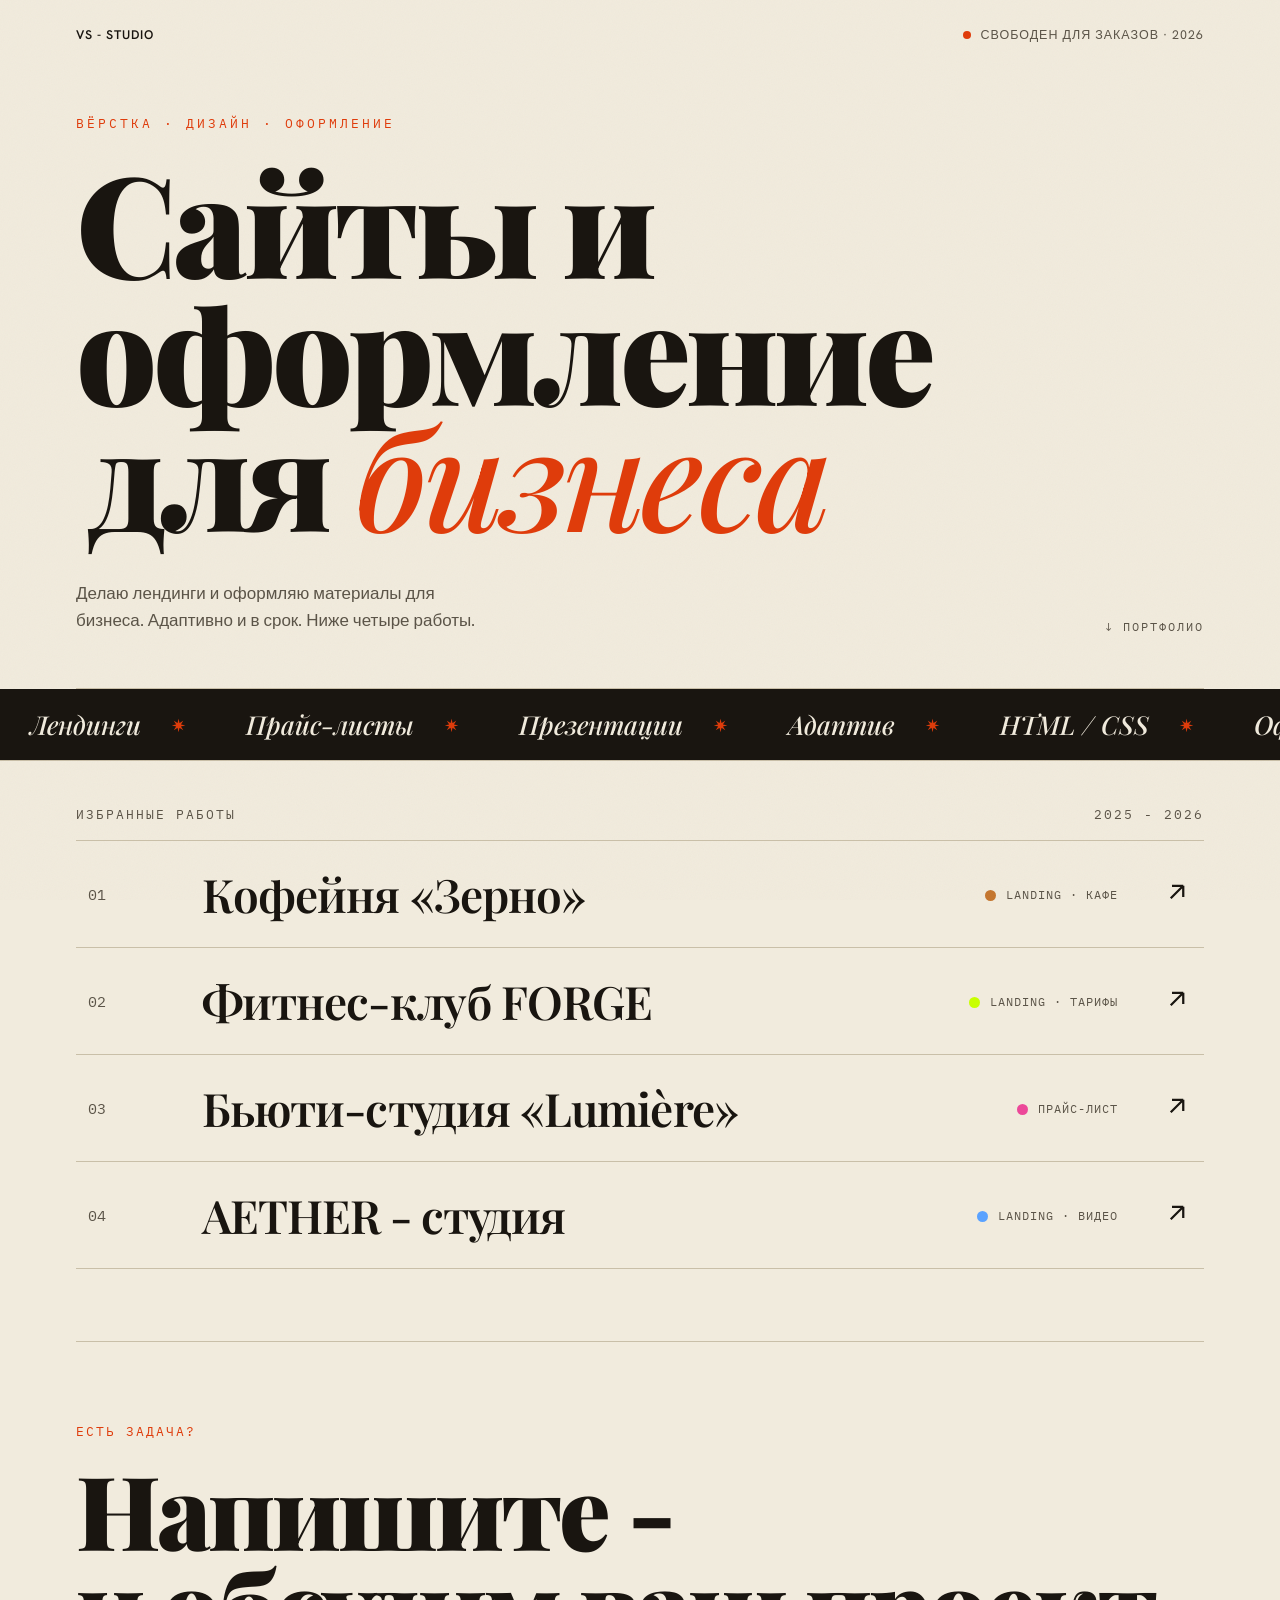
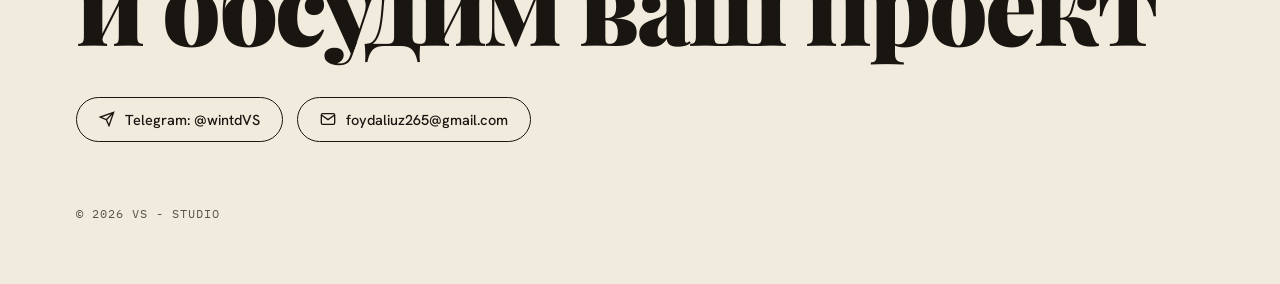
<file: index.html>
<!DOCTYPE html>
<html lang="ru">
<head>
<meta charset="UTF-8">
<meta name="viewport" content="width=device-width, initial-scale=1.0">
<title>VS - Studio · Сайты и оформление для бизнеса</title>
<link rel="icon" href="fav-index.svg">
<meta name="description" content="Сайты и оформление для бизнеса: лендинги, прайс-листы, презентации. Чисто, адаптивно, в срок.">
<meta property="og:type" content="website">
<meta property="og:site_name" content="VS - Studio">
<meta property="og:title" content="VS - Studio · Сайты и оформление для бизнеса">
<meta property="og:description" content="Лендинги, прайс-листы и оформление для бизнеса. Чисто, адаптивно, в срок.">
<meta property="og:url" content="https://luxe-mire.bond/">
<meta property="og:image" content="https://luxe-mire.bond/og-cover.png">
<meta name="twitter:card" content="summary_large_image">
<link rel="stylesheet" href="fonts.css">
<style>
  :root{
    --paper:#f1ebdd;
    --paper-2:#e9e1cf;
    --ink:#191510;
    --ink-soft:#5b5448;
    --accent:#df3c0b;
    --line:#c9bfa8;
  }
  *{margin:0;padding:0;box-sizing:border-box}
  html{scroll-behavior:smooth}
  body{
    font-family:'Hanken Grotesk',sans-serif;
    background:var(--paper);
    color:var(--ink);
    -webkit-font-smoothing:antialiased;
    overflow-x:hidden;
    position:relative;
  }
  /* paper grain */
  body::before{
    content:"";position:fixed;inset:0;z-index:1;pointer-events:none;opacity:.5;
    background-image:url("data:image/svg+xml,%3Csvg xmlns='http://www.w3.org/2000/svg' width='180' height='180'%3E%3Cfilter id='n'%3E%3CfeTurbulence type='fractalNoise' baseFrequency='0.85' numOctaves='3' stitchTiles='stitch'/%3E%3C/filter%3E%3Crect width='100%25' height='100%25' filter='url(%23n)' opacity='0.07'/%3E%3C/svg%3E");
    mix-blend-mode:multiply;
  }
  .mono{font-family:'IBM Plex Mono',monospace}
  .shell{max-width:1200px;margin:0 auto;padding:0 36px;position:relative;z-index:2}

  /* reveal */
  @keyframes rise{from{opacity:0;transform:translateY(26px)}to{opacity:1;transform:translateY(0)}}
  @keyframes wipe{from{clip-path:inset(0 100% 0 0)}to{clip-path:inset(0 0 0 0)}}
  .rise{opacity:0;animation:rise .9s cubic-bezier(.2,.7,.2,1) forwards}
  .reveal{opacity:0;transform:translateY(26px);transition:opacity .75s cubic-bezier(.2,.7,.2,1),transform .75s cubic-bezier(.2,.7,.2,1)}
  .reveal.in{opacity:1;transform:none}
  @media (prefers-reduced-motion:reduce){.rise{animation:none;opacity:1}.marquee__track{animation:none}.reveal{opacity:1;transform:none;transition:none}}

  /* reading progress */
  .progress{position:fixed;top:0;left:0;height:3px;width:0;background:var(--accent);z-index:50;transition:width .08s linear}

  /* ---- top bar ---- */
  .topbar{display:flex;justify-content:space-between;align-items:center;padding:26px 0 0;font-size:12.5px;letter-spacing:1px;text-transform:uppercase}
  .topbar .brand{font-weight:700;color:var(--ink)}
  .topbar .status{display:flex;align-items:center;gap:9px;color:var(--ink-soft)}
  .dot{width:8px;height:8px;border-radius:50%;background:var(--accent);box-shadow:0 0 0 0 rgba(223,60,11,.5);animation:pulse 2s infinite}
  @keyframes pulse{0%{box-shadow:0 0 0 0 rgba(223,60,11,.55)}70%{box-shadow:0 0 0 9px rgba(223,60,11,0)}100%{box-shadow:0 0 0 0 rgba(223,60,11,0)}}

  /* ---- hero ---- */
  .hero{padding:8vh 0 6vh;border-bottom:1.5px solid var(--line)}
  .hero .kicker{font-family:'IBM Plex Mono',monospace;font-size:13px;letter-spacing:3px;text-transform:uppercase;color:var(--accent);margin-bottom:26px;animation-delay:.05s}
  .hero h1{
    font-family:'Playfair Display',serif;
    font-weight:900;
    font-size:clamp(52px,11vw,148px);
    line-height:.9;
    letter-spacing:-.03em;
    font-variation-settings:"opsz" 144;
  }
  .hero h1 .l2{display:block;padding-left:.08em}
  .hero h1 em{font-style:italic;font-weight:500;color:var(--accent)}
  .hero h1 .l1{animation-delay:.12s}
  .hero h1 .l2{animation-delay:.22s}
  .hero .sub{display:flex;justify-content:space-between;align-items:flex-end;gap:30px;margin-top:42px;flex-wrap:wrap;animation-delay:.34s}
  .hero .sub p{max-width:430px;font-size:17px;line-height:1.6;color:var(--ink-soft)}
  .hero .sub .scroll{font-family:'IBM Plex Mono',monospace;font-size:12px;letter-spacing:2px;text-transform:uppercase;color:var(--ink-soft);white-space:nowrap}
  .hero .sub .scroll span{display:inline-block;animation:bob 1.8s ease-in-out infinite}
  @keyframes bob{50%{transform:translateY(5px)}}

  /* ---- marquee ---- */
  .marquee{border-bottom:1.5px solid var(--line);overflow:hidden;padding:18px 0;background:var(--ink);color:var(--paper)}
  .marquee__track{display:flex;gap:0;width:max-content;animation:slide 26s linear infinite}
  .marquee__track span{font-family:'Playfair Display',serif;font-style:italic;font-size:26px;padding:0 30px;display:flex;align-items:center;gap:30px;white-space:nowrap}
  .marquee__track span::after{content:"✷";color:var(--accent);font-style:normal;font-size:18px}
  @keyframes slide{to{transform:translateX(-50%)}}

  /* ---- works index ---- */
  .works{padding:5vh 0 2vh}
  .works .label{display:flex;justify-content:space-between;font-family:'IBM Plex Mono',monospace;font-size:12.5px;letter-spacing:2px;text-transform:uppercase;color:var(--ink-soft);padding-bottom:18px}
  .row{
    display:grid;grid-template-columns:90px 1fr auto 50px;align-items:center;gap:24px;
    padding:30px 12px;border-top:1.5px solid var(--line);text-decoration:none;color:var(--ink);
    position:relative;overflow:hidden;transition:padding .35s cubic-bezier(.2,.7,.2,1);
  }
  .row:last-of-type{border-bottom:1.5px solid var(--line)}
  .row::before{content:"";position:absolute;inset:0;background:var(--ink);transform:translateY(101%);transition:transform .4s cubic-bezier(.5,0,.1,1);z-index:0}
  .row > *{position:relative;z-index:1;transition:color .35s,transform .35s}
  .row .num{font-family:'IBM Plex Mono',monospace;font-size:15px;color:var(--ink-soft)}
  .row .title{font-family:'Playfair Display',serif;font-weight:600;font-size:clamp(26px,4vw,46px);line-height:1;letter-spacing:-.02em}
  .row .meta{font-family:'IBM Plex Mono',monospace;font-size:12px;letter-spacing:1px;text-transform:uppercase;color:var(--ink-soft);text-align:right}
  .row .arrow{justify-self:end}
  .row .arrow svg{width:30px;height:30px;stroke:var(--ink);transition:transform .35s,stroke .35s}
  .row .swatch{display:inline-block;width:11px;height:11px;border-radius:50%;margin-right:10px;vertical-align:middle}
  /* hover: ink sweep, invert */
  .row:hover{padding-left:30px;padding-right:24px}
  .row:hover::before{transform:translateY(0)}
  .row:hover .title,.row:hover .num,.row:hover .meta{color:var(--paper)}
  .row:hover .meta{color:#b8ad97}
  .row:hover .arrow svg{stroke:var(--accent);transform:translate(6px,-6px)}

  /* ---- footer / CTA ---- */
  .foot{padding:9vh 0 7vh;border-top:1.5px solid var(--line);margin-top:6vh}
  .foot .small{font-family:'IBM Plex Mono',monospace;font-size:13px;letter-spacing:2px;text-transform:uppercase;color:var(--accent);margin-bottom:22px}
  .foot h2{font-family:'Playfair Display',serif;font-weight:900;font-size:clamp(40px,8vw,104px);line-height:.92;letter-spacing:-.03em}
  .foot h2 a{color:var(--ink);text-decoration:none;position:relative;white-space:nowrap}
  .foot h2 a::after{content:"";position:absolute;left:0;right:0;bottom:.06em;height:3px;background:var(--accent);transform:scaleX(0);transform-origin:left;transition:transform .4s cubic-bezier(.2,.7,.2,1)}
  .foot h2 a:hover::after{transform:scaleX(1)}
  .foot .links{display:flex;gap:14px;margin-top:46px;flex-wrap:wrap}
  .foot .links a{display:inline-flex;align-items:center;gap:10px;border:1.5px solid var(--ink);border-radius:40px;padding:12px 22px;font-size:14.5px;font-weight:500;text-decoration:none;color:var(--ink);transition:.25s}
  .foot .links a:hover{background:var(--ink);color:var(--paper)}
  .foot .links svg{width:16px;height:16px}
  .colophon{display:flex;justify-content:space-between;margin-top:64px;font-family:'IBM Plex Mono',monospace;font-size:11.5px;letter-spacing:1px;text-transform:uppercase;color:var(--ink-soft);flex-wrap:wrap;gap:12px}
  .edit-hint{color:var(--accent)}

  @media(max-width:720px){
    .shell{padding:0 22px}
    .row{grid-template-columns:48px 1fr 40px;gap:14px}
    .row .meta{display:none}
    .hero .sub .scroll{display:none}
  }
</style>
</head>
<body>
  <div class="progress" id="progress"></div>
  <div class="shell">
    <div class="topbar rise">
      <span class="brand">VS&nbsp;-&nbsp;Studio</span>
      <span class="status"><span class="dot"></span>Свободен для заказов · 2026</span>
    </div>

    <header class="hero">
      <div class="kicker rise">Вёрстка · Дизайн · Оформление</div>
      <h1>
        <span class="l1 rise">Сайты и оформление</span>
        <span class="l2 rise">для <em>бизнеса</em></span>
      </h1>
      <div class="sub rise">
        <p>Делаю лендинги и оформляю материалы для бизнеса. Адаптивно и в срок. Ниже четыре работы.</p>
        <div class="scroll">↓ <span>портфолио</span></div>
      </div>
    </header>
  </div>

  <div class="marquee">
    <div class="marquee__track">
      <span>Лендинги</span><span>Прайс-листы</span><span>Презентации</span><span>Адаптив</span><span>HTML / CSS</span><span>Оформление</span>
      <span>Лендинги</span><span>Прайс-листы</span><span>Презентации</span><span>Адаптив</span><span>HTML / CSS</span><span>Оформление</span>
    </div>
  </div>

  <div class="shell">
    <section class="works">
      <div class="label"><span>Избранные работы</span><span>2025 - 2026</span></div>

      <a class="row reveal" href="cafe.html" target="_blank">
        <span class="num">01</span>
        <span class="title">Кофейня «Зерно»</span>
        <span class="meta"><span class="swatch" style="background:#c4762f"></span>Landing · Кафе</span>
        <span class="arrow"><svg viewBox="0 0 24 24" fill="none" stroke-width="1.8"><path d="M7 17L17 7M17 7H8M17 7v9"/></svg></span>
      </a>

      <a class="row reveal" href="fitness.html" target="_blank" style="transition-delay:.08s">
        <span class="num">02</span>
        <span class="title">Фитнес-клуб FORGE</span>
        <span class="meta"><span class="swatch" style="background:#c8ff00"></span>Landing · Тарифы</span>
        <span class="arrow"><svg viewBox="0 0 24 24" fill="none" stroke-width="1.8"><path d="M7 17L17 7M17 7H8M17 7v9"/></svg></span>
      </a>

      <a class="row reveal" href="primer_price.html" target="_blank" style="transition-delay:.16s">
        <span class="num">03</span>
        <span class="title">Бьюти-студия «Lumière»</span>
        <span class="meta"><span class="swatch" style="background:#ec4899"></span>Прайс-лист</span>
        <span class="arrow"><svg viewBox="0 0 24 24" fill="none" stroke-width="1.8"><path d="M7 17L17 7M17 7H8M17 7v9"/></svg></span>
      </a>

      <a class="row reveal" href="studio.html" target="_blank" style="transition-delay:.24s">
        <span class="num">04</span>
        <span class="title">AETHER - студия</span>
        <span class="meta"><span class="swatch" style="background:#5aa2ff"></span>Landing · Видео</span>
        <span class="arrow"><svg viewBox="0 0 24 24" fill="none" stroke-width="1.8"><path d="M7 17L17 7M17 7H8M17 7v9"/></svg></span>
      </a>

    </section>

    <footer class="foot reveal">
      <div class="small">Есть задача?</div>
      <h2>Напишите -<br>и обсудим <a href="https://t.me/wintdVS" target="_blank" rel="noopener">ваш&nbsp;проект</a></h2>
      <div class="links">
        <a href="https://t.me/wintdVS" target="_blank" rel="noopener"><svg viewBox="0 0 24 24" fill="none" stroke="currentColor" stroke-width="2"><path d="M22 2L11 13M22 2l-7 20-4-9-9-4z"/></svg>Telegram: @wintdVS</a>
        <a href="mailto:foydaliuz265@gmail.com"><svg viewBox="0 0 24 24" fill="none" stroke="currentColor" stroke-width="2"><rect x="2" y="4" width="20" height="16" rx="2"/><path d="M2 6l10 7L22 6"/></svg>foydaliuz265@gmail.com</a>
      </div>
      <div class="colophon">
        <span>© 2026 VS - Studio</span>
      </div>
    </footer>
  </div>
  <script>
    const io=new IntersectionObserver((es)=>{es.forEach(e=>{if(e.isIntersecting){e.target.classList.add('in');io.unobserve(e.target)}})},{threshold:.18});
    document.querySelectorAll('.reveal').forEach(el=>io.observe(el));

    // seamless marquee: clone content to always exceed viewport (no gap on wide screens)
    {
      const mq=[...document.querySelectorAll('.marquee__track, .mq__track')].map(t=>({t,unit:t.innerHTML}));
      const fill=()=>mq.forEach(({t,unit})=>{let b=unit,g=0;t.innerHTML=b;while(t.scrollWidth<window.innerWidth&&g++<24){b+=unit;t.innerHTML=b}t.innerHTML=b+b});
      fill(); let rt; window.addEventListener('resize',()=>{clearTimeout(rt);rt=setTimeout(fill,200)});
    }

    const bar=document.getElementById('progress');
    const onScroll=()=>{const h=document.documentElement;const max=h.scrollHeight-h.clientHeight;bar.style.width=(max>0?(h.scrollTop/max)*100:0)+'%'};
    onScroll();addEventListener('scroll',onScroll,{passive:true});addEventListener('resize',onScroll);
  </script>
</body>
</html>
</file>
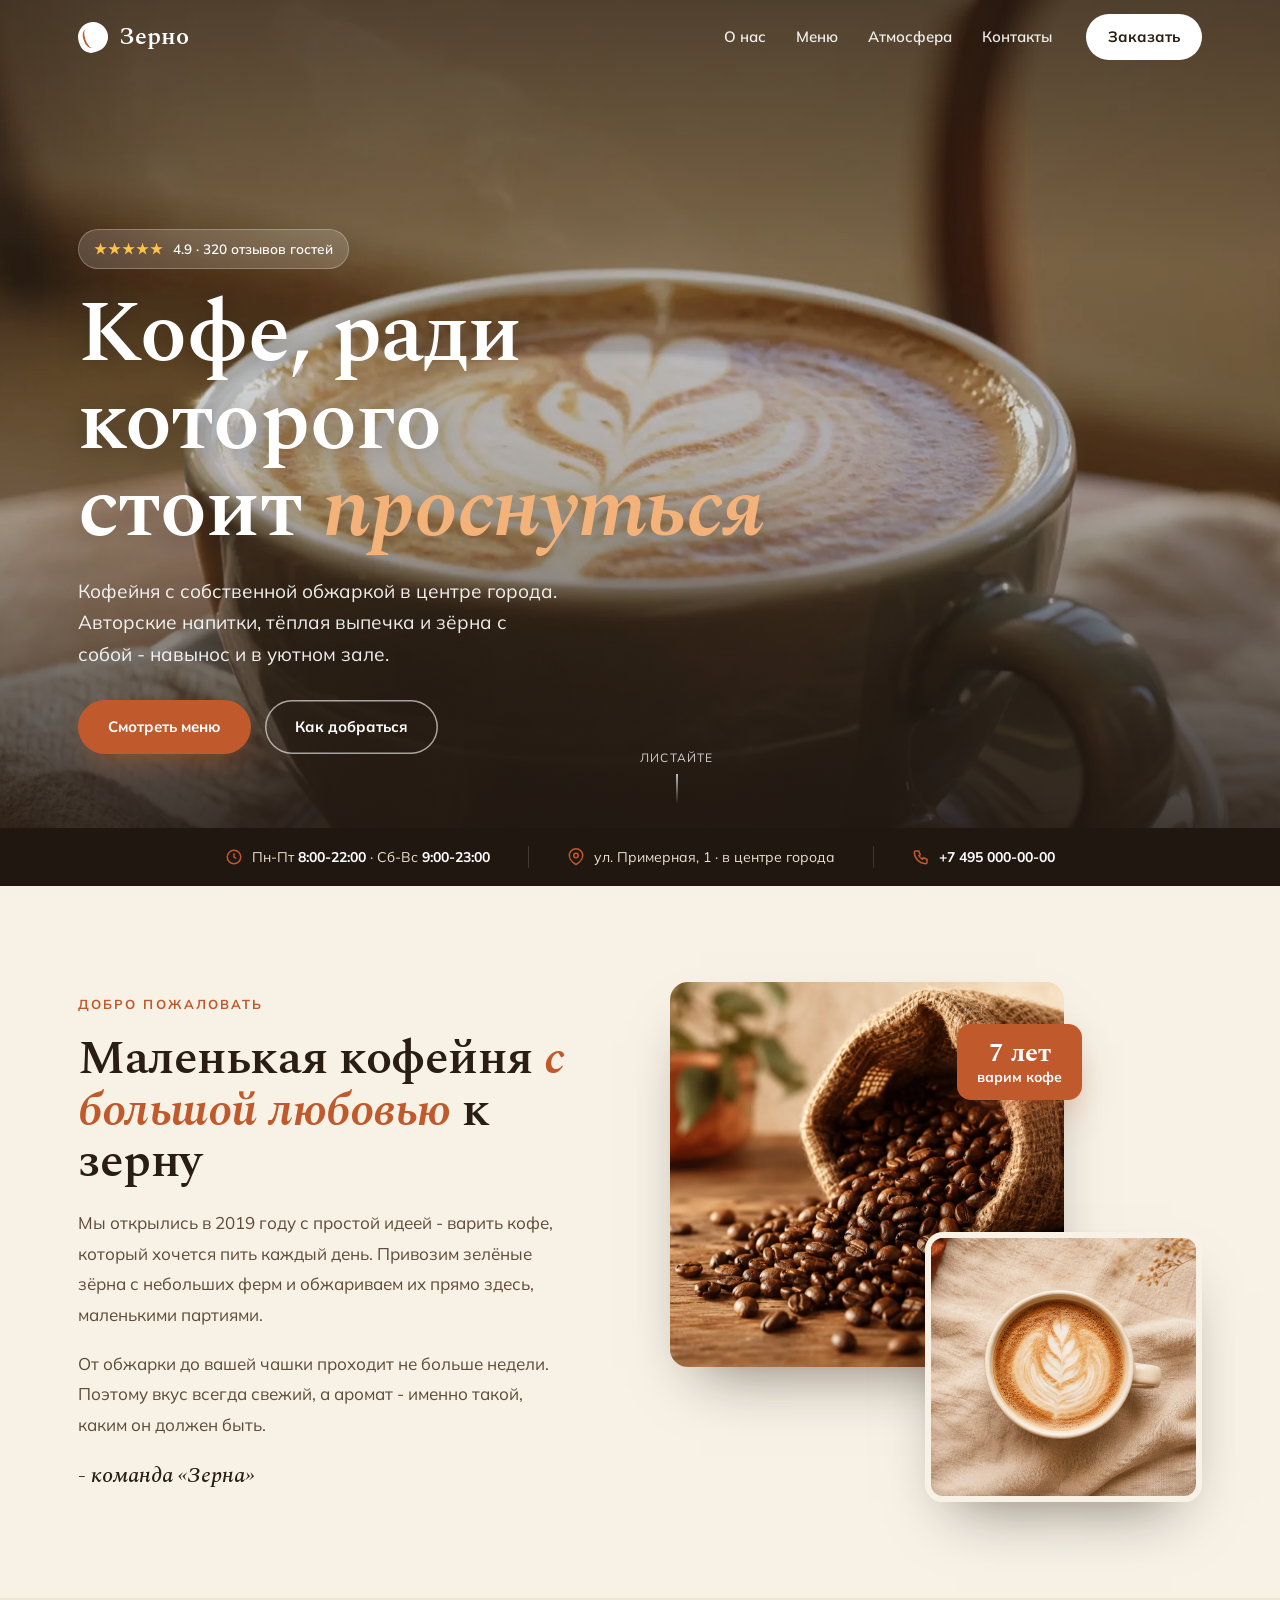
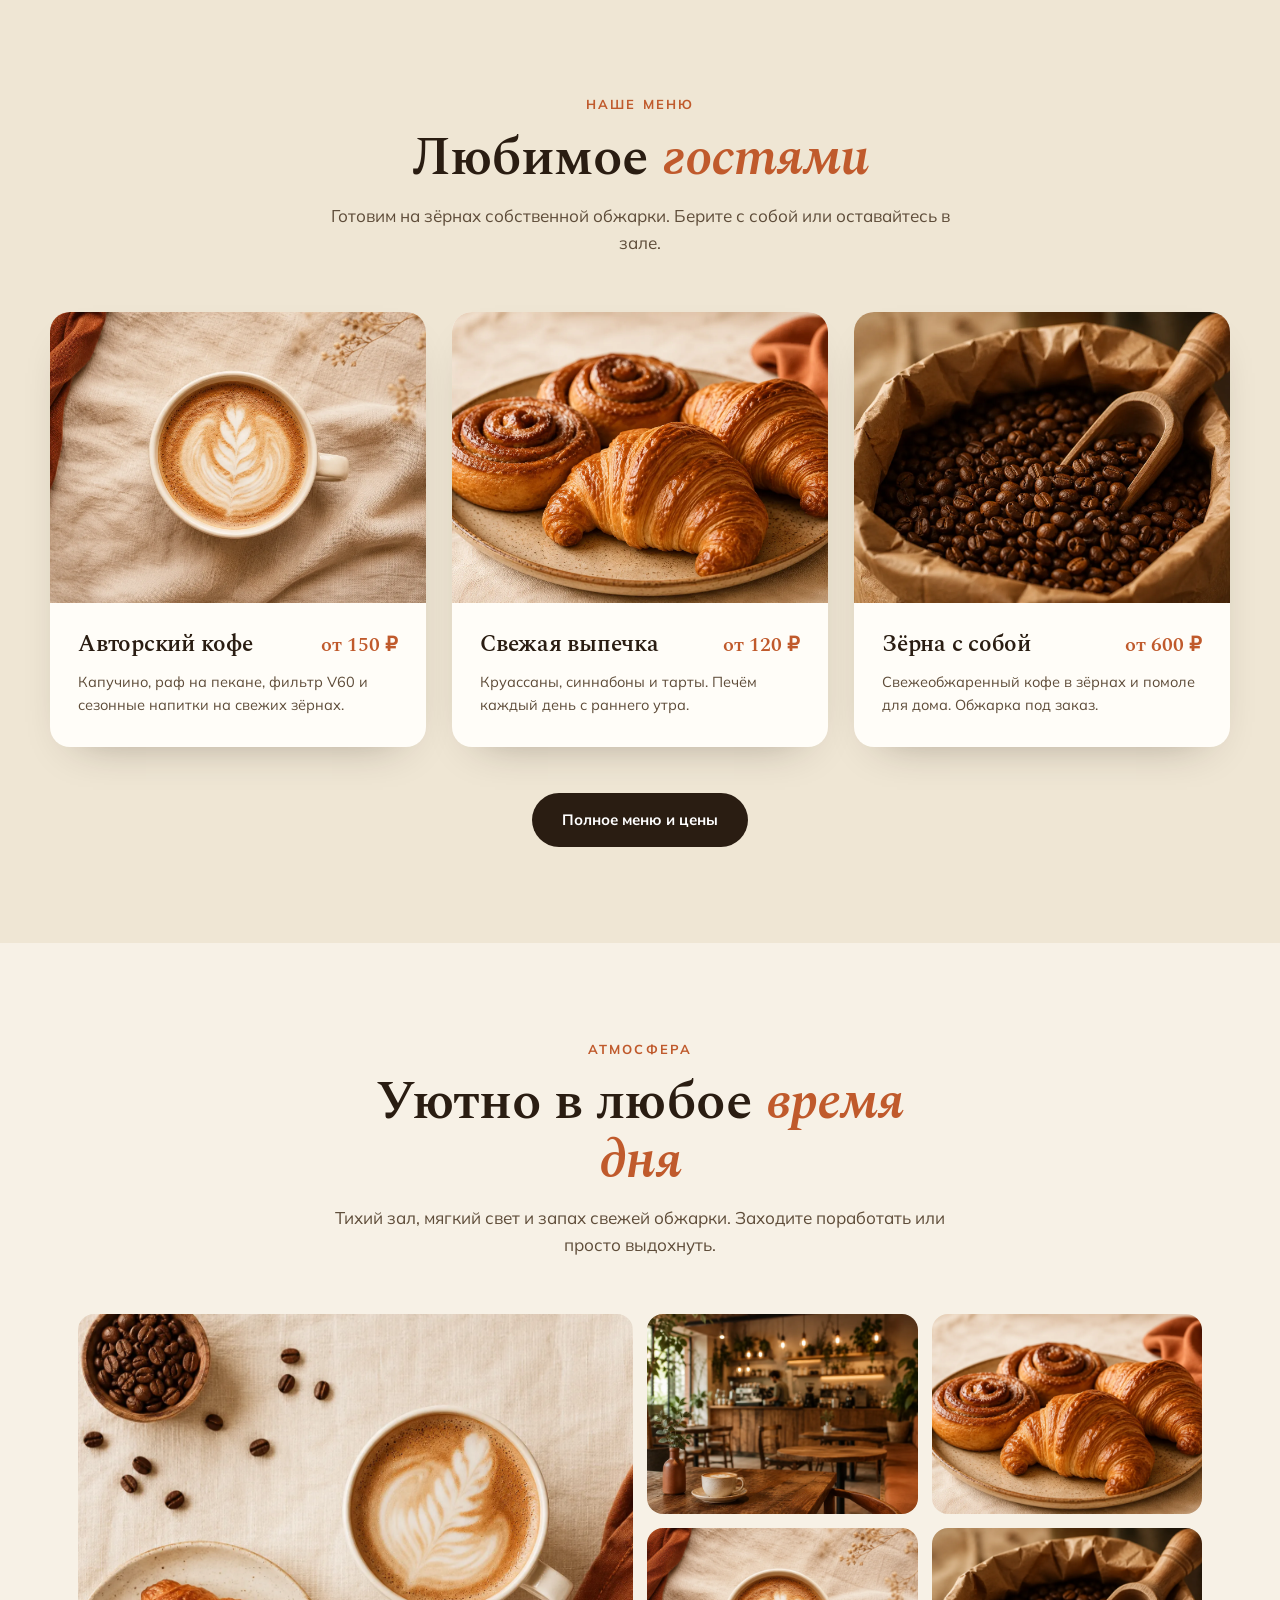
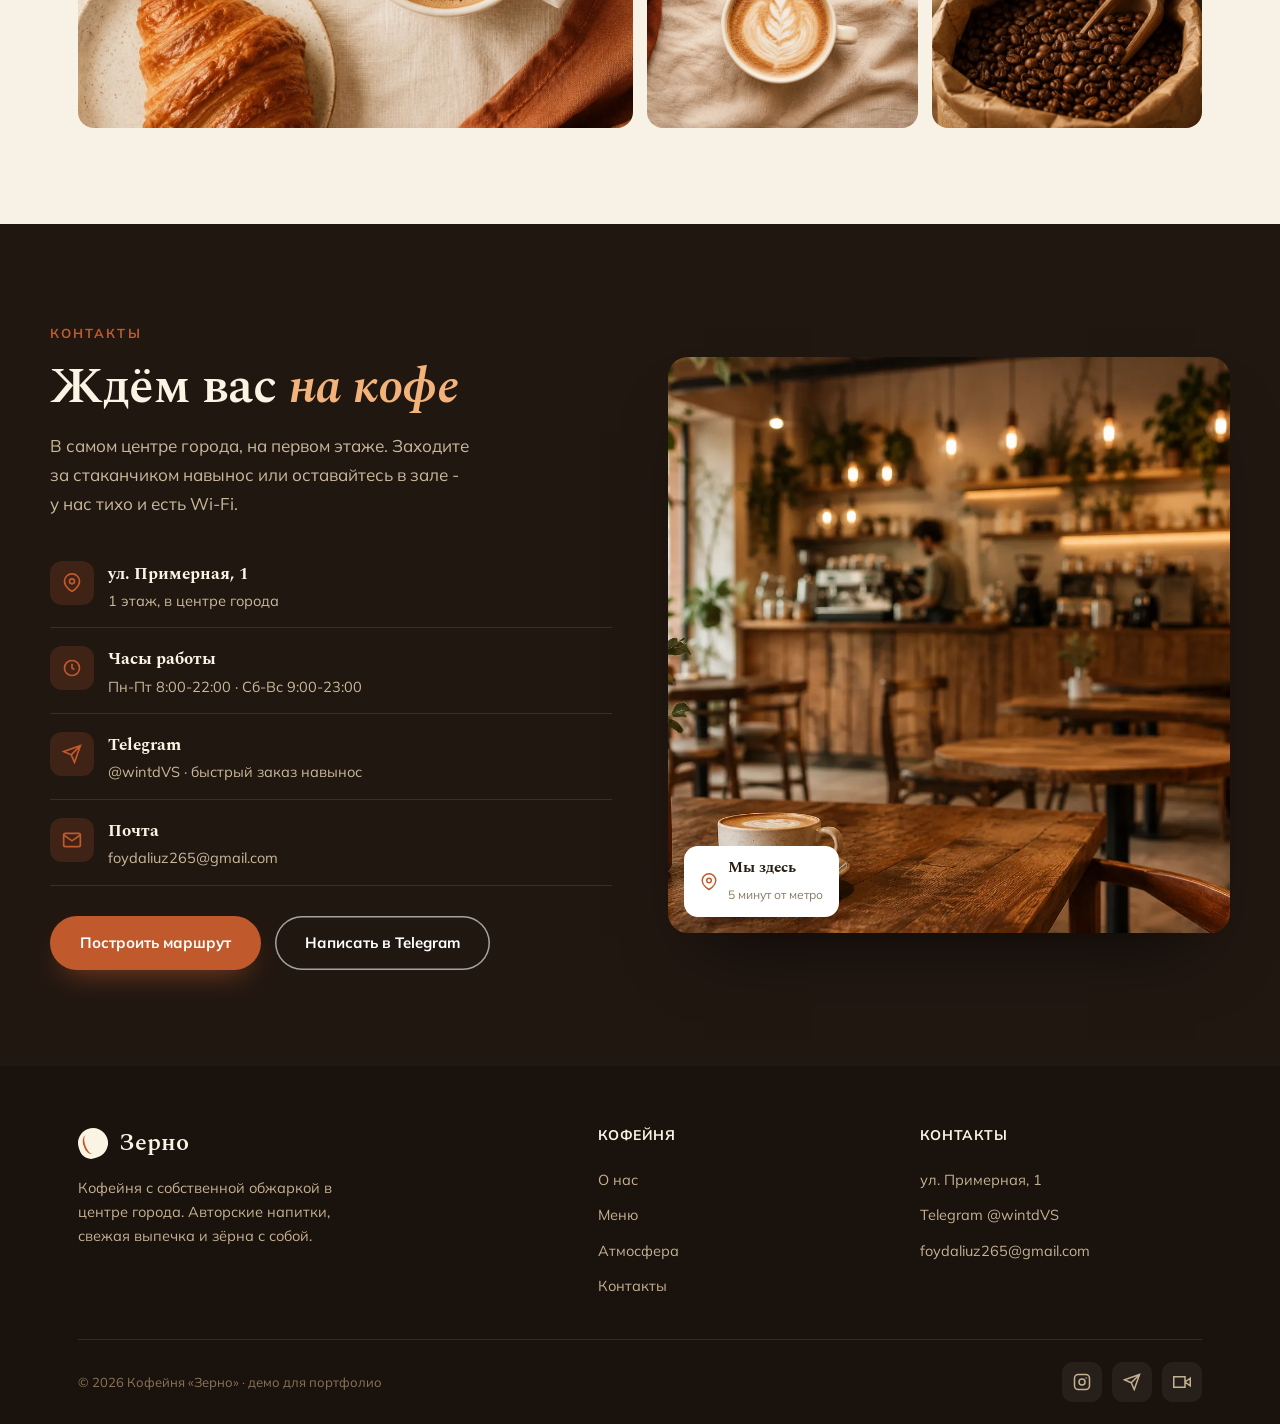
<file: cafe.html>
<!DOCTYPE html>
<html lang="ru">
<head>
<meta charset="UTF-8">
<meta name="viewport" content="width=device-width, initial-scale=1.0">
<title>Кофейня «Зерно» - собственная обжарка</title>
<link rel="icon" href="fav-cafe.svg">
<meta name="description" content="Кофейня «Зерно» с собственной обжаркой в центре города: авторские напитки, выпечка и зёрна с собой.">
<meta property="og:type" content="website">
<meta property="og:site_name" content="Кофейня «Зерно»">
<meta property="og:title" content="Кофейня «Зерно» - собственная обжарка">
<meta property="og:description" content="Авторские напитки, свежая выпечка и зёрна собственной обжарки. Навынос и в зале.">
<meta property="og:url" content="https://luxe-mire.bond/cafe.html">
<meta property="og:image" content="https://luxe-mire.bond/hero-coffee.webp">
<meta name="twitter:card" content="summary_large_image">
<link rel="stylesheet" href="fonts.css">
<style>
  :root{
    --cream:#f7f1e6; --cream-2:#efe6d4; --card:#fffdf8;
    --ink:#2a1d12; --ink-2:#5e4c39; --muted:#8c7a64;
    --terra:#c05a2c; --terra-d:#a4481f;
    --line:#e6dac4;
    --dark:#211711;
  }
  *{margin:0;padding:0;box-sizing:border-box}
  html{scroll-behavior:smooth;overflow-x:hidden}
  body{font-family:'Mulish',sans-serif;background:var(--cream);color:var(--ink);-webkit-font-smoothing:antialiased;overflow-x:hidden;line-height:1.6}
  a{color:inherit;text-decoration:none}
  img{display:block}
  ::selection{background:var(--terra);color:#fff}
  .wrap{max-width:1180px;margin:0 auto;padding:0 28px}
  h1,h2,h3{font-family:'Spectral',serif;font-weight:600;letter-spacing:-.01em;line-height:1.08}
  .kick{font-size:13px;font-weight:700;letter-spacing:.16em;text-transform:uppercase;color:var(--terra)}

  @keyframes rise{from{opacity:0;transform:translateY(22px)}to{opacity:1;transform:translateY(0)}}
  .rise{opacity:0;animation:rise .9s cubic-bezier(.2,.7,.2,1) forwards}
  .reveal{opacity:0;transform:translateY(26px);transition:opacity .8s cubic-bezier(.2,.7,.2,1),transform .8s cubic-bezier(.2,.7,.2,1)}
  .reveal.in{opacity:1;transform:none}
  @media(prefers-reduced-motion:reduce){.rise{animation:none;opacity:1}.reveal{opacity:1;transform:none;transition:none}*{scroll-behavior:auto}}

  /* buttons */
  .btn{display:inline-flex;align-items:center;justify-content:center;gap:9px;font-weight:700;font-size:15px;padding:15px 30px;border-radius:999px;cursor:pointer;transition:.22s;border:none;white-space:nowrap}
  .btn svg{width:18px;height:18px;stroke:currentColor;stroke-width:2;fill:none}
  .btn-primary{background:var(--terra);color:#fff;box-shadow:0 14px 30px -14px rgba(192,90,44,.7)}
  .btn-primary:hover{background:var(--terra-d);transform:translateY(-2px)}
  .btn-cream{background:#fff;color:var(--ink)}
  .btn-cream:hover{transform:translateY(-2px);box-shadow:0 14px 30px -14px rgba(0,0,0,.4)}
  .btn-line{background:transparent;color:#fff;box-shadow:inset 0 0 0 1.5px rgba(255,255,255,.6)}
  .btn-line:hover{background:rgba(255,255,255,.14);box-shadow:inset 0 0 0 1.5px #fff;transform:translateY(-2px)}
  .btn-dark{background:var(--ink);color:#fff}
  .btn-dark:hover{background:#000;transform:translateY(-2px)}
  a:focus-visible,button:focus-visible{outline:2.5px solid var(--terra);outline-offset:3px}
  a,button{touch-action:manipulation}

  /* nav */
  .nav-outer{position:fixed;top:0;left:0;right:0;z-index:60;transition:background .35s,box-shadow .35s}
  .nav-outer.stuck{background:rgba(247,241,230,.92);backdrop-filter:blur(12px) saturate(1.2);box-shadow:0 10px 30px -24px rgba(42,29,18,.6)}
  nav{display:flex;align-items:center;gap:28px;height:74px}
  .logo{display:flex;align-items:center;gap:11px;font-family:'Spectral',serif;font-weight:600;font-size:24px;color:#fff;transition:color .35s}
  .stuck .logo{color:var(--ink)}
  .logo .seed{width:30px;height:30px;border-radius:50% 50% 50% 12px;background:#fff;transform:rotate(-20deg);position:relative;flex:none;transition:background .35s}
  .stuck .logo .seed{background:var(--ink)}
  .logo .seed::after{content:"";position:absolute;inset:5px 13px 5px 5px;border-left:2px solid var(--terra);border-radius:50%}
  .nav-links{display:flex;gap:30px;margin-left:auto}
  .nav-links a{font-size:15px;font-weight:600;color:rgba(255,255,255,.92);transition:.18s;position:relative}
  .stuck .nav-links a{color:var(--ink-2)}
  .nav-links a:hover{color:#fff}.stuck .nav-links a:hover{color:var(--terra)}
  .nav-cta{margin-left:6px}
  .nav-cta.btn{padding:11px 22px;background:#fff;color:var(--ink)}
  .stuck .nav-cta.btn{background:var(--terra);color:#fff}
  .nav-toggle{display:none;flex-direction:column;gap:5px;width:42px;height:42px;align-items:center;justify-content:center;background:none;border:none;cursor:pointer;margin-left:auto}
  .nav-toggle span{display:block;width:24px;height:2px;background:#fff;border-radius:2px;transition:.3s}
  .stuck .nav-toggle span{background:var(--ink)}
  .nav-toggle.active span:nth-child(1){transform:translateY(7px) rotate(45deg)}
  .nav-toggle.active span:nth-child(2){opacity:0}
  .nav-toggle.active span:nth-child(3){transform:translateY(-7px) rotate(-45deg)}
  .mobile-menu{display:none;flex-direction:column;overflow:hidden;max-height:0;transition:max-height .35s ease;background:rgba(247,241,230,.98);border-radius:0 0 18px 18px;padding:0 28px}
  .mobile-menu.open{max-height:360px;padding-bottom:18px}
  .mobile-menu a{font-family:'Spectral',serif;font-size:20px;font-weight:600;color:var(--ink);padding:15px 2px;border-bottom:1px solid var(--line)}
  .mobile-menu .btn{margin:18px 0 6px}

  /* hero */
  .hero{position:relative;min-height:92vh;display:flex;align-items:flex-end;overflow:hidden;color:#fff}
  .hero video,.hero .hero-bg{position:absolute;inset:0;width:100%;height:100%;object-fit:cover;z-index:0}
  .hero::after{content:"";position:absolute;inset:0;z-index:1;background:linear-gradient(180deg,rgba(33,23,17,.55) 0%,rgba(33,23,17,.12) 32%,rgba(33,23,17,.22) 60%,rgba(33,23,17,.86) 100%)}
  .hero .wrap{position:relative;z-index:2;padding-bottom:74px;padding-top:120px;width:100%}
  .hero .rating{display:inline-flex;align-items:center;gap:9px;background:rgba(255,255,255,.16);backdrop-filter:blur(6px);border:1px solid rgba(255,255,255,.25);padding:8px 15px;border-radius:999px;font-size:13.5px;font-weight:600;margin-bottom:22px}
  .hero .rating .st{color:#ffc24a;letter-spacing:1px}
  .hero h1{font-size:clamp(44px,7vw,86px);line-height:1.02;max-width:760px;text-shadow:0 2px 30px rgba(0,0,0,.3)}
  .hero h1 em{font-style:italic;color:#f3b27a}
  .hero p.lead{font-size:19px;line-height:1.65;max-width:480px;margin:22px 0 30px;color:rgba(255,255,255,.92)}
  .hero-actions{display:flex;gap:14px;flex-wrap:wrap}
  .hero-scroll{position:absolute;left:50%;bottom:24px;transform:translateX(-50%);z-index:2;color:rgba(255,255,255,.8);font-size:12px;letter-spacing:.1em;text-transform:uppercase;display:flex;flex-direction:column;align-items:center;gap:7px}
  .hero-scroll .ln{width:1.5px;height:30px;background:linear-gradient(rgba(255,255,255,.7),transparent)}

  /* info bar */
  .infobar{background:var(--dark);color:#ece1cd}
  .infobar .wrap{display:flex;justify-content:center;gap:38px;flex-wrap:wrap;padding:18px 28px;font-size:14px}
  .infobar .i{display:flex;align-items:center;gap:9px}
  .infobar .i svg{width:18px;height:18px;stroke:var(--terra);stroke-width:2;fill:none;flex:none}
  .infobar .i b{font-weight:700;color:#fff}
  .infobar .sep{width:1px;background:rgba(255,255,255,.14)}
  @media(max-width:760px){.infobar .sep{display:none}}

  /* sections */
  .sec{padding:96px 0}
  .shead{text-align:center;max-width:620px;margin:0 auto 56px}
  .shead .kick{display:block;margin-bottom:14px}
  .shead h2{font-size:clamp(32px,5vw,54px)}
  .shead h2 em{font-style:italic;color:var(--terra)}
  .shead p{color:var(--ink-2);font-size:17px;margin-top:14px}

  /* welcome */
  .welcome-grid{display:grid;grid-template-columns:1fr 1fr;gap:60px;align-items:center}
  .welcome-text h2{font-size:clamp(30px,4.2vw,48px);margin:16px 0 20px}
  .welcome-text h2 em{font-style:italic;color:var(--terra)}
  .welcome-text p{color:var(--ink-2);font-size:17px;line-height:1.8;margin-bottom:18px;max-width:480px}
  .welcome-sign{font-family:'Spectral',serif;font-style:italic;font-size:22px;color:var(--ink);margin-top:8px}
  .welcome-photos{position:relative;height:520px}
  .welcome-photos img{position:absolute;border-radius:18px;object-fit:cover;box-shadow:0 30px 60px -30px rgba(42,29,18,.6)}
  .welcome-photos .p1{width:74%;height:74%;top:0;left:0;z-index:1}
  .welcome-photos .p2{width:52%;height:52%;right:0;bottom:0;z-index:2;border:6px solid var(--cream)}
  .welcome-photos .tag{position:absolute;left:54%;top:8%;z-index:3;background:var(--terra);color:#fff;font-weight:700;font-size:14px;padding:14px 20px;border-radius:14px;box-shadow:0 18px 40px -16px rgba(192,90,44,.7);text-align:center;line-height:1.2}
  .welcome-photos .tag b{font-family:'Spectral',serif;font-size:26px;display:block}

  /* menu */
  .menu{background:var(--cream-2)}
  .menu-grid{display:grid;grid-template-columns:repeat(3,1fr);gap:26px}
  .mcard{background:var(--card);border-radius:20px;overflow:hidden;box-shadow:0 18px 44px -28px rgba(42,29,18,.45);transition:transform .28s,box-shadow .28s}
  .mcard:hover{transform:translateY(-7px);box-shadow:0 34px 60px -28px rgba(42,29,18,.5)}
  .mcard .im{position:relative;aspect-ratio:4/3.1;overflow:hidden}
  .mcard .im img{width:100%;height:100%;object-fit:cover;transition:transform .7s cubic-bezier(.2,.7,.2,1)}
  .mcard:hover .im img{transform:scale(1.06)}
  .mcard .mi{padding:26px 28px 30px}
  .mcard .mtop{display:flex;justify-content:space-between;align-items:baseline;gap:12px;margin-bottom:9px}
  .mcard h3{font-size:23px;font-weight:600}
  .mcard .price{font-family:'Spectral',serif;font-weight:600;font-size:20px;color:var(--terra);white-space:nowrap}
  .mcard p{color:var(--ink-2);font-size:14.5px;line-height:1.6}
  .menu-cta{text-align:center;margin-top:46px}

  /* gallery */
  .gallery-grid{display:grid;grid-template-columns:repeat(4,1fr);grid-template-rows:200px 200px;gap:14px}
  .gallery-grid figure{overflow:hidden;border-radius:16px;background:var(--cream-2)}
  .gallery-grid img{width:100%;height:100%;object-fit:cover;transition:transform .7s cubic-bezier(.2,.7,.2,1)}
  .gallery-grid figure:hover img{transform:scale(1.06)}
  .gallery-grid .big{grid-column:span 2;grid-row:span 2}

  /* visit */
  .visit{background:var(--dark);color:#ede2ce}
  .visit-grid{display:grid;grid-template-columns:1fr 1fr;gap:56px;align-items:center}
  .visit .kick{color:var(--terra)}
  .visit h2{font-size:clamp(30px,4.4vw,50px);color:#fbf3e3;margin:14px 0 18px}
  .visit h2 em{font-style:italic;color:#f3b27a}
  .visit .lead{color:#c9b89a;font-size:17px;line-height:1.7;max-width:420px;margin-bottom:28px}
  .visit-info{display:flex;flex-direction:column;gap:4px;margin-bottom:30px}
  .visit-info .it{display:flex;gap:14px;align-items:flex-start;padding:14px 0;border-bottom:1px solid rgba(255,255,255,.1)}
  .visit-info .it .ic{width:44px;height:44px;border-radius:12px;background:rgba(192,90,44,.18);display:flex;align-items:center;justify-content:center;flex:none}
  .visit-info .it .ic svg{width:20px;height:20px;stroke:var(--terra);stroke-width:2;fill:none}
  .visit-info .it b{font-family:'Spectral',serif;font-size:17px;color:#fbf3e3;display:block}
  .visit-info .it span{font-size:14.5px;color:#c9b89a}
  .visit-info .it a:hover{color:var(--terra)}
  .visit-actions{display:flex;gap:14px;flex-wrap:wrap}
  .visit-media{position:relative;aspect-ratio:4/4.1;border-radius:20px;overflow:hidden;background:#2c2117;box-shadow:0 40px 70px -36px rgba(0,0,0,.7)}
  .visit-media img{width:100%;height:100%;object-fit:cover}
  .visit-media .pin{position:absolute;left:16px;bottom:16px;background:#fff;color:var(--ink);border-radius:14px;padding:11px 16px;display:flex;align-items:center;gap:10px;box-shadow:0 16px 36px -16px rgba(0,0,0,.5)}
  .visit-media .pin svg{width:18px;height:18px;stroke:var(--terra);stroke-width:2;fill:none}
  .visit-media .pin b{font-family:'Spectral',serif;font-size:14.5px;display:block}
  .visit-media .pin span{font-size:12px;color:var(--muted)}

  /* footer */
  footer{background:#1a120c;color:#c4b193}
  .foot-grid{display:grid;grid-template-columns:1.7fr 1fr 1fr;gap:40px;padding:58px 0 36px}
  .foot-brand .logo{color:#fbf3e3;margin-bottom:14px}
  .foot-brand .logo .seed{background:#fbf3e3}
  .foot-brand p{font-size:14.5px;line-height:1.65;max-width:300px}
  .foot-col h4{font-size:14px;font-weight:700;letter-spacing:.04em;text-transform:uppercase;color:#fbf3e3;margin-bottom:16px}
  .foot-col a{display:block;font-size:14.5px;padding:6px 0;transition:.18s}
  .foot-col a:hover{color:var(--terra)}
  .foot-bottom{border-top:1px solid rgba(255,255,255,.1);padding:22px 0;display:flex;justify-content:space-between;align-items:center;flex-wrap:wrap;gap:14px}
  .foot-bottom .cr{font-size:13px;color:#8a7559}
  .socials{display:flex;gap:10px}
  .socials a{width:40px;height:40px;border-radius:11px;display:flex;align-items:center;justify-content:center;background:rgba(255,255,255,.06);transition:.18s}
  .socials a:hover{background:var(--terra)}
  .socials svg{width:18px;height:18px;stroke:#c4b193;stroke-width:2;fill:none;transition:.18s}
  .socials a:hover svg{stroke:#fff}

  @media(max-width:900px){
    .welcome-grid,.visit-grid{grid-template-columns:1fr;gap:40px}
    .welcome-photos{height:420px;max-width:480px}
    .visit-media{order:-1;max-width:460px;aspect-ratio:4/3.4}
    .menu-grid{grid-template-columns:1fr 1fr}
    .gallery-grid{grid-template-rows:180px 180px 180px;grid-template-columns:repeat(2,1fr)}
    .gallery-grid .big{grid-column:span 2;grid-row:span 1}
  }
  @media(max-width:760px){
    .nav-links{display:none}.nav-toggle{display:flex}
    .mobile-menu{display:flex}
    .hero-scroll{display:none}
    .infobar .wrap{flex-direction:column;align-items:flex-start;justify-content:flex-start;gap:12px;padding:16px 22px;font-size:13.5px}
    .foot-grid{grid-template-columns:1fr 1fr}.foot-brand{grid-column:1/-1}
  }
  @media(max-width:560px){
    .wrap{padding:0 22px}
    .sec{padding:66px 0}
    .hero{min-height:88vh}
    .menu-grid{grid-template-columns:1fr;max-width:400px;margin:0 auto}
    .gallery-grid{grid-template-columns:1fr;grid-template-rows:repeat(4,200px)}
    .gallery-grid .big{grid-column:span 1}
    .hero-actions .btn,.visit-actions .btn{flex:1}
  }
</style>
</head>
<body>

  <!-- NAV -->
  <div class="nav-outer" id="navbar">
    <div class="wrap">
      <nav>
        <a class="logo" href="#top"><span class="seed"></span>Зерно</a>
        <div class="nav-links">
          <a href="#welcome">О нас</a><a href="#menu">Меню</a><a href="#gallery">Атмосфера</a><a href="#visit">Контакты</a>
        </div>
        <a class="btn nav-cta" href="#menu">Заказать</a>
        <button class="nav-toggle" id="navToggle" aria-label="Открыть меню" aria-expanded="false" aria-controls="mobileMenu"><span></span><span></span><span></span></button>
      </nav>
    </div>
    <div class="mobile-menu" id="mobileMenu">
      <a href="#welcome">О нас</a><a href="#menu">Меню</a><a href="#gallery">Атмосфера</a><a href="#visit">Контакты</a>
      <a class="btn btn-primary" href="#menu">Заказать</a>
    </div>
  </div>

  <span id="top"></span>
  <!-- HERO -->
  <header class="hero">
    <video id="cafeHeroVid" autoplay muted loop playsinline preload="auto" poster="cafe-hero-poster.webp" aria-hidden="true">
      <source src="cafe-hero.mp4" type="video/mp4">
    </video>
    <div class="wrap">
      <div class="rating rise"><span class="st">★★★★★</span> 4.9 · 320 отзывов гостей</div>
      <h1 class="rise" style="animation-delay:.08s">Кофе, ради которого<br>стоит <em>проснуться</em></h1>
      <p class="lead rise" style="animation-delay:.18s">Кофейня с собственной обжаркой в центре города. Авторские напитки, тёплая выпечка и зёрна с собой - навынос и в уютном зале.</p>
      <div class="hero-actions rise" style="animation-delay:.26s">
        <a class="btn btn-primary" href="#menu">Смотреть меню</a>
        <a class="btn btn-line" href="#visit">Как добраться</a>
      </div>
    </div>
    <div class="hero-scroll rise" style="animation-delay:.5s" aria-hidden="true"><span>Листайте</span><span class="ln"></span></div>
  </header>

  <!-- INFO BAR -->
  <div class="infobar">
    <div class="wrap">
      <div class="i"><svg viewBox="0 0 24 24"><circle cx="12" cy="12" r="9"/><path d="M12 7v5l3 2"/></svg><span>Пн-Пт <b>8:00-22:00</b> · Сб-Вс <b>9:00-23:00</b></span></div>
      <div class="sep"></div>
      <div class="i"><svg viewBox="0 0 24 24"><path d="M21 10c0 7-9 12-9 12s-9-5-9-12a9 9 0 0 1 18 0z"/><circle cx="12" cy="10" r="3"/></svg><span>ул. Примерная, 1 · в центре города</span></div>
      <div class="sep"></div>
      <div class="i"><svg viewBox="0 0 24 24"><path d="M5 4h4l2 5-2 1a12 12 0 005 5l1-2 5 2v4a2 2 0 01-2 2A16 16 0 013 6a2 2 0 012-2z"/></svg><span><b>+7 495 000-00-00</b></span></div>
    </div>
  </div>

  <!-- WELCOME -->
  <section id="welcome" class="sec">
    <div class="wrap">
      <div class="welcome-grid">
        <div class="welcome-text reveal">
          <span class="kick">Добро пожаловать</span>
          <h2>Маленькая кофейня <em>с большой любовью</em> к зерну</h2>
          <p>Мы открылись в 2019 году с простой идеей - варить кофе, который хочется пить каждый день. Привозим зелёные зёрна с небольших ферм и обжариваем их прямо здесь, маленькими партиями.</p>
          <p>От обжарки до вашей чашки проходит не больше недели. Поэтому вкус всегда свежий, а аромат - именно такой, каким он должен быть.</p>
          <div class="welcome-sign">- команда «Зерна»</div>
        </div>
        <div class="welcome-photos reveal" style="transition-delay:.1s">
          <img class="p1" src="story-beans.webp" loading="lazy" decoding="async" alt="Обжарка кофейных зёрен" onerror="this.onerror=null;this.src='story-beans.png'">
          <img class="p2" src="menu-coffee.webp" loading="lazy" decoding="async" alt="Чашка кофе" onerror="this.onerror=null;this.src='menu-coffee.png'">
          <div class="tag"><b>7 лет</b>варим кофе</div>
        </div>
      </div>
    </div>
  </section>

  <!-- MENU -->
  <section id="menu" class="menu">
    <div class="wrap sec">
      <div class="shead reveal">
        <span class="kick">Наше меню</span>
        <h2>Любимое <em>гостями</em></h2>
        <p>Готовим на зёрнах собственной обжарки. Берите с собой или оставайтесь в зале.</p>
      </div>
      <div class="menu-grid">
        <div class="mcard reveal">
          <div class="im"><img src="menu-coffee.webp" loading="lazy" decoding="async" alt="Авторский кофе" onerror="this.onerror=null;this.src='menu-coffee.png'"></div>
          <div class="mi">
            <div class="mtop"><h3>Авторский кофе</h3><span class="price">от 150 ₽</span></div>
            <p>Капучино, раф на пекане, фильтр V60 и сезонные напитки на свежих зёрнах.</p>
          </div>
        </div>
        <div class="mcard reveal" style="transition-delay:.08s">
          <div class="im"><img src="menu-pastry.webp" loading="lazy" decoding="async" alt="Свежая выпечка" onerror="this.onerror=null;this.src='menu-pastry.png'"></div>
          <div class="mi">
            <div class="mtop"><h3>Свежая выпечка</h3><span class="price">от 120 ₽</span></div>
            <p>Круассаны, синнабоны и тарты. Печём каждый день с раннего утра.</p>
          </div>
        </div>
        <div class="mcard reveal" style="transition-delay:.16s">
          <div class="im"><img src="menu-beans.webp" loading="lazy" decoding="async" alt="Зёрна с собой" onerror="this.onerror=null;this.src='menu-beans.png'"></div>
          <div class="mi">
            <div class="mtop"><h3>Зёрна с собой</h3><span class="price">от 600 ₽</span></div>
            <p>Свежеобжаренный кофе в зёрнах и помоле для дома. Обжарка под заказ.</p>
          </div>
        </div>
      </div>
      <div class="menu-cta reveal"><a class="btn btn-dark" href="#">Полное меню и цены</a></div>
    </div>
  </section>

  <!-- GALLERY -->
  <section id="gallery" class="sec">
    <div class="wrap">
      <div class="shead reveal">
        <span class="kick">Атмосфера</span>
        <h2>Уютно в любое <em>время дня</em></h2>
        <p>Тихий зал, мягкий свет и запах свежей обжарки. Заходите поработать или просто выдохнуть.</p>
      </div>
      <div class="gallery-grid reveal">
        <figure class="big"><img src="menu-flatlay.webp" loading="lazy" decoding="async" alt="Кофе и круассан на столе" onerror="this.onerror=null;this.src='menu-flatlay.png'"></figure>
        <figure><img src="cafe-interior.webp" loading="lazy" decoding="async" alt="Интерьер кофейни" onerror="this.onerror=null;this.src='cafe-interior.png'"></figure>
        <figure><img src="menu-pastry.webp" loading="lazy" decoding="async" alt="Выпечка" onerror="this.onerror=null;this.src='menu-pastry.png'"></figure>
        <figure><img src="menu-coffee.webp" loading="lazy" decoding="async" alt="Кофе" onerror="this.onerror=null;this.src='menu-coffee.png'"></figure>
        <figure><img src="menu-beans.webp" loading="lazy" decoding="async" alt="Зёрна" onerror="this.onerror=null;this.src='menu-beans.png'"></figure>
      </div>
    </div>
  </section>

  <!-- VISIT -->
  <section id="visit" class="visit">
    <div class="wrap sec">
      <div class="visit-grid">
        <div class="reveal">
          <span class="kick">Контакты</span>
          <h2>Ждём вас <em>на кофе</em></h2>
          <p class="lead">В самом центре города, на первом этаже. Заходите за стаканчиком навынос или оставайтесь в зале - у нас тихо и есть Wi-Fi.</p>
          <div class="visit-info">
            <div class="it"><span class="ic"><svg viewBox="0 0 24 24"><path d="M21 10c0 7-9 12-9 12s-9-5-9-12a9 9 0 0 1 18 0z"/><circle cx="12" cy="10" r="3"/></svg></span><div><b>ул. Примерная, 1</b><span>1 этаж, в центре города</span></div></div>
            <div class="it"><span class="ic"><svg viewBox="0 0 24 24"><circle cx="12" cy="12" r="9"/><path d="M12 7v5l3 2"/></svg></span><div><b>Часы работы</b><span>Пн-Пт 8:00-22:00 · Сб-Вс 9:00-23:00</span></div></div>
            <div class="it"><span class="ic"><svg viewBox="0 0 24 24"><path d="M22 2L11 13M22 2l-7 20-4-9-9-4z"/></svg></span><div><b>Telegram</b><span><a href="https://t.me/wintdVS" target="_blank" rel="noopener">@wintdVS</a> · быстрый заказ навынос</span></div></div>
            <div class="it"><span class="ic"><svg viewBox="0 0 24 24"><rect x="2" y="4" width="20" height="16" rx="2"/><path d="M2 6l10 7L22 6"/></svg></span><div><b>Почта</b><span><a href="mailto:foydaliuz265@gmail.com">foydaliuz265@gmail.com</a></span></div></div>
          </div>
          <div class="visit-actions">
            <a class="btn btn-primary" href="#">Построить маршрут</a>
            <a class="btn btn-line" href="https://t.me/wintdVS" target="_blank" rel="noopener">Написать в Telegram</a>
          </div>
        </div>
        <div class="visit-media reveal" style="transition-delay:.1s">
          <img src="cafe-interior.webp" loading="lazy" decoding="async" alt="Интерьер кофейни" onerror="this.onerror=null;this.src='cafe-interior.png'">
          <div class="pin"><svg viewBox="0 0 24 24"><path d="M21 10c0 7-9 12-9 12s-9-5-9-12a9 9 0 0 1 18 0z"/><circle cx="12" cy="10" r="3"/></svg><div><b>Мы здесь</b><span>5 минут от метро</span></div></div>
        </div>
      </div>
    </div>
  </section>

  <!-- FOOTER -->
  <footer>
    <div class="wrap">
      <div class="foot-grid">
        <div class="foot-brand">
          <a class="logo" href="#top"><span class="seed"></span>Зерно</a>
          <p>Кофейня с собственной обжаркой в центре города. Авторские напитки, свежая выпечка и зёрна с собой.</p>
        </div>
        <div class="foot-col"><h4>Кофейня</h4><a href="#welcome">О нас</a><a href="#menu">Меню</a><a href="#gallery">Атмосфера</a><a href="#visit">Контакты</a></div>
        <div class="foot-col"><h4>Контакты</h4><a href="#visit">ул. Примерная, 1</a><a href="https://t.me/wintdVS" target="_blank" rel="noopener">Telegram @wintdVS</a><a href="mailto:foydaliuz265@gmail.com">foydaliuz265@gmail.com</a></div>
      </div>
      <div class="foot-bottom">
        <span class="cr">© 2026 Кофейня «Зерно» · демо для портфолио</span>
        <div class="socials">
          <a href="#" aria-label="Instagram"><svg viewBox="0 0 24 24"><rect x="2" y="2" width="20" height="20" rx="5"/><circle cx="12" cy="12" r="4"/><circle cx="17.5" cy="6.5" r="1" fill="currentColor" stroke="none"/></svg></a>
          <a href="https://t.me/wintdVS" target="_blank" rel="noopener" aria-label="Telegram"><svg viewBox="0 0 24 24"><path d="M22 2L11 13M22 2l-7 20-4-9-9-4z"/></svg></a>
          <a href="#" aria-label="YouTube"><svg viewBox="0 0 24 24"><path d="M23 7l-7 5 7 5V7zM1 5h15v14H1z"/></svg></a>
        </div>
      </div>
    </div>
  </footer>

  <script>
    const io=new IntersectionObserver((es)=>{es.forEach(e=>{if(e.isIntersecting){e.target.classList.add('in');io.unobserve(e.target)}})},{threshold:.14});
    document.querySelectorAll('.reveal').forEach(el=>io.observe(el));

    // respect reduced-motion: freeze hero video on its poster
    if(matchMedia('(prefers-reduced-motion:reduce)').matches){
      const v=document.getElementById('cafeHeroVid'); if(v){v.removeAttribute('autoplay');v.pause()}
    }

    // nav turns solid after hero
    const nb=document.getElementById('navbar');
    const onScroll=()=>nb.classList.toggle('stuck',window.scrollY>60);
    onScroll();addEventListener('scroll',onScroll,{passive:true});

    // mobile menu
    const tg=document.getElementById('navToggle'), mm=document.getElementById('mobileMenu');
    const setMenu=o=>{tg.classList.toggle('active',o);mm.classList.toggle('open',o);tg.setAttribute('aria-expanded',o);
      tg.setAttribute('aria-label',o?'Закрыть меню':'Открыть меню')};
    tg.addEventListener('click',()=>setMenu(!mm.classList.contains('open')));
    mm.querySelectorAll('a').forEach(a=>a.addEventListener('click',()=>setMenu(false)));
    addEventListener('keydown',e=>{if(e.key==='Escape')setMenu(false)});
    addEventListener('resize',()=>{if(innerWidth>760)setMenu(false)});
  </script>
</body>
</html>
</file>
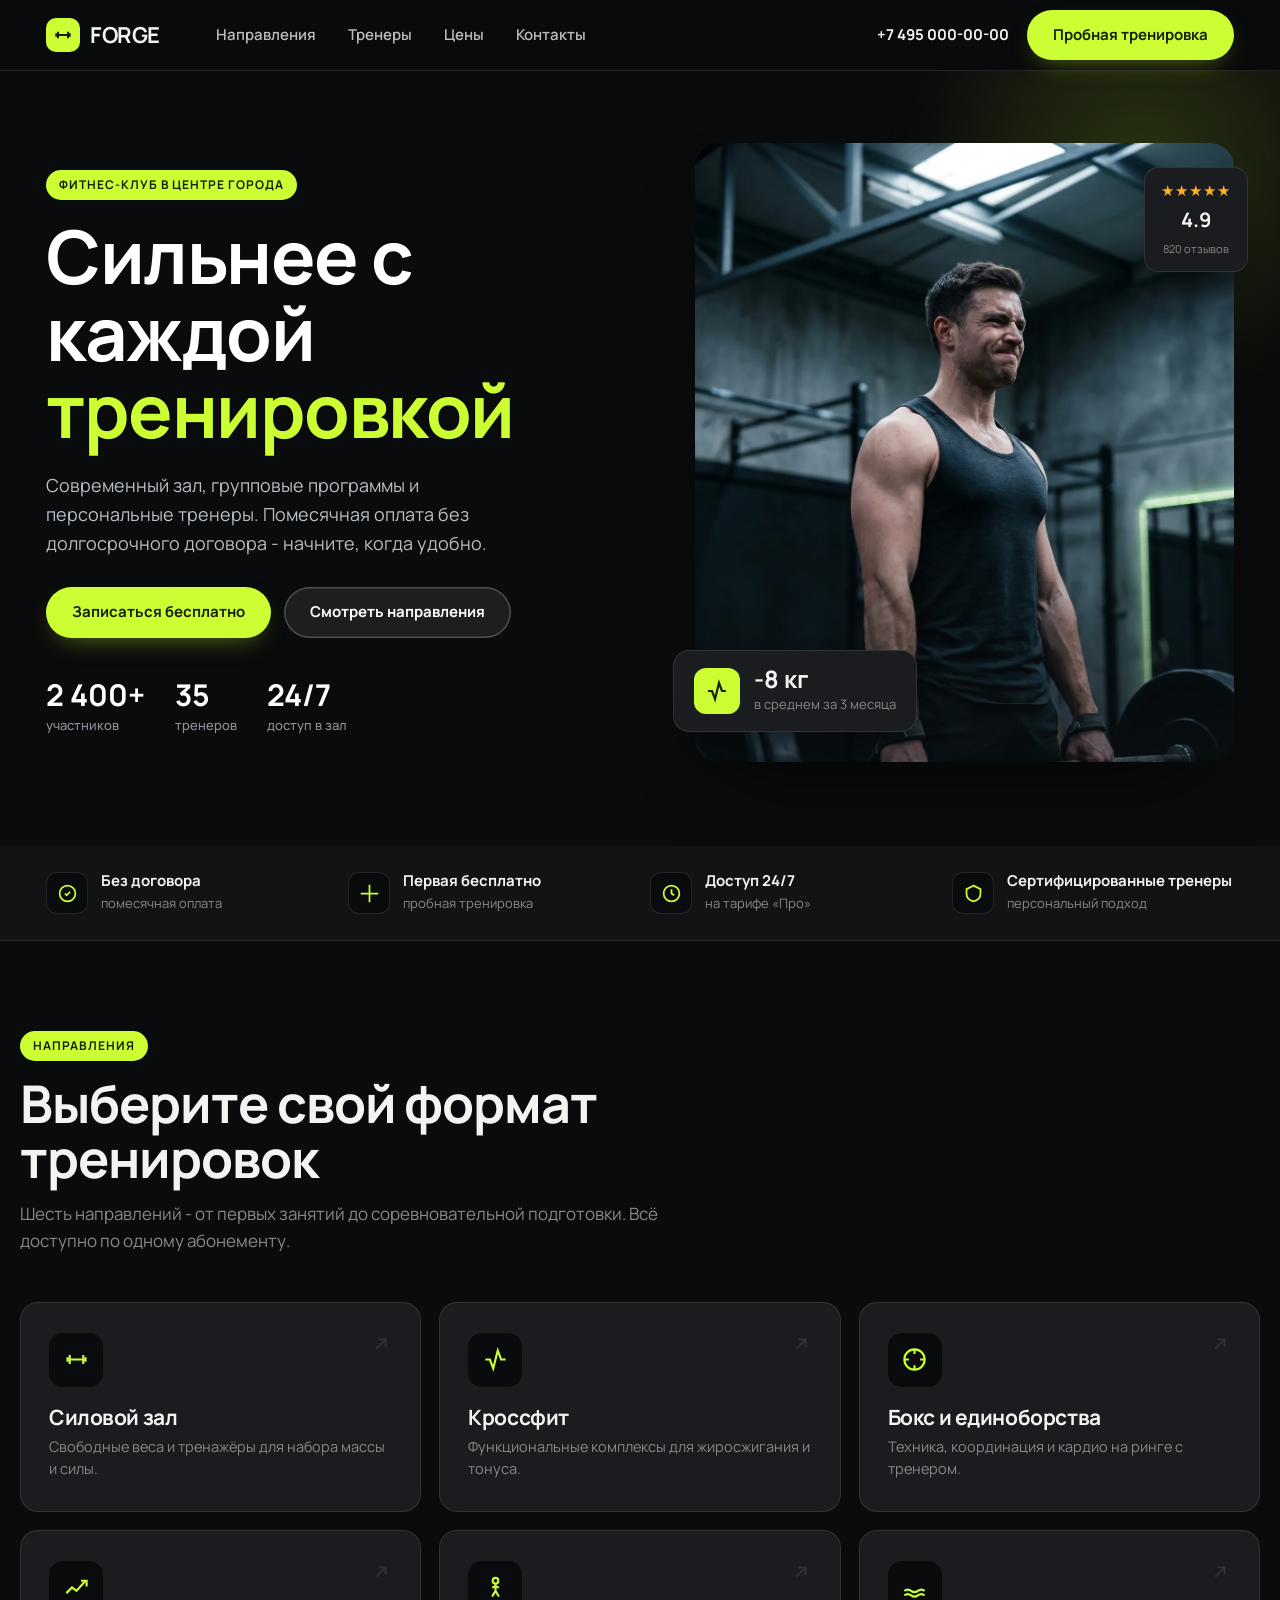
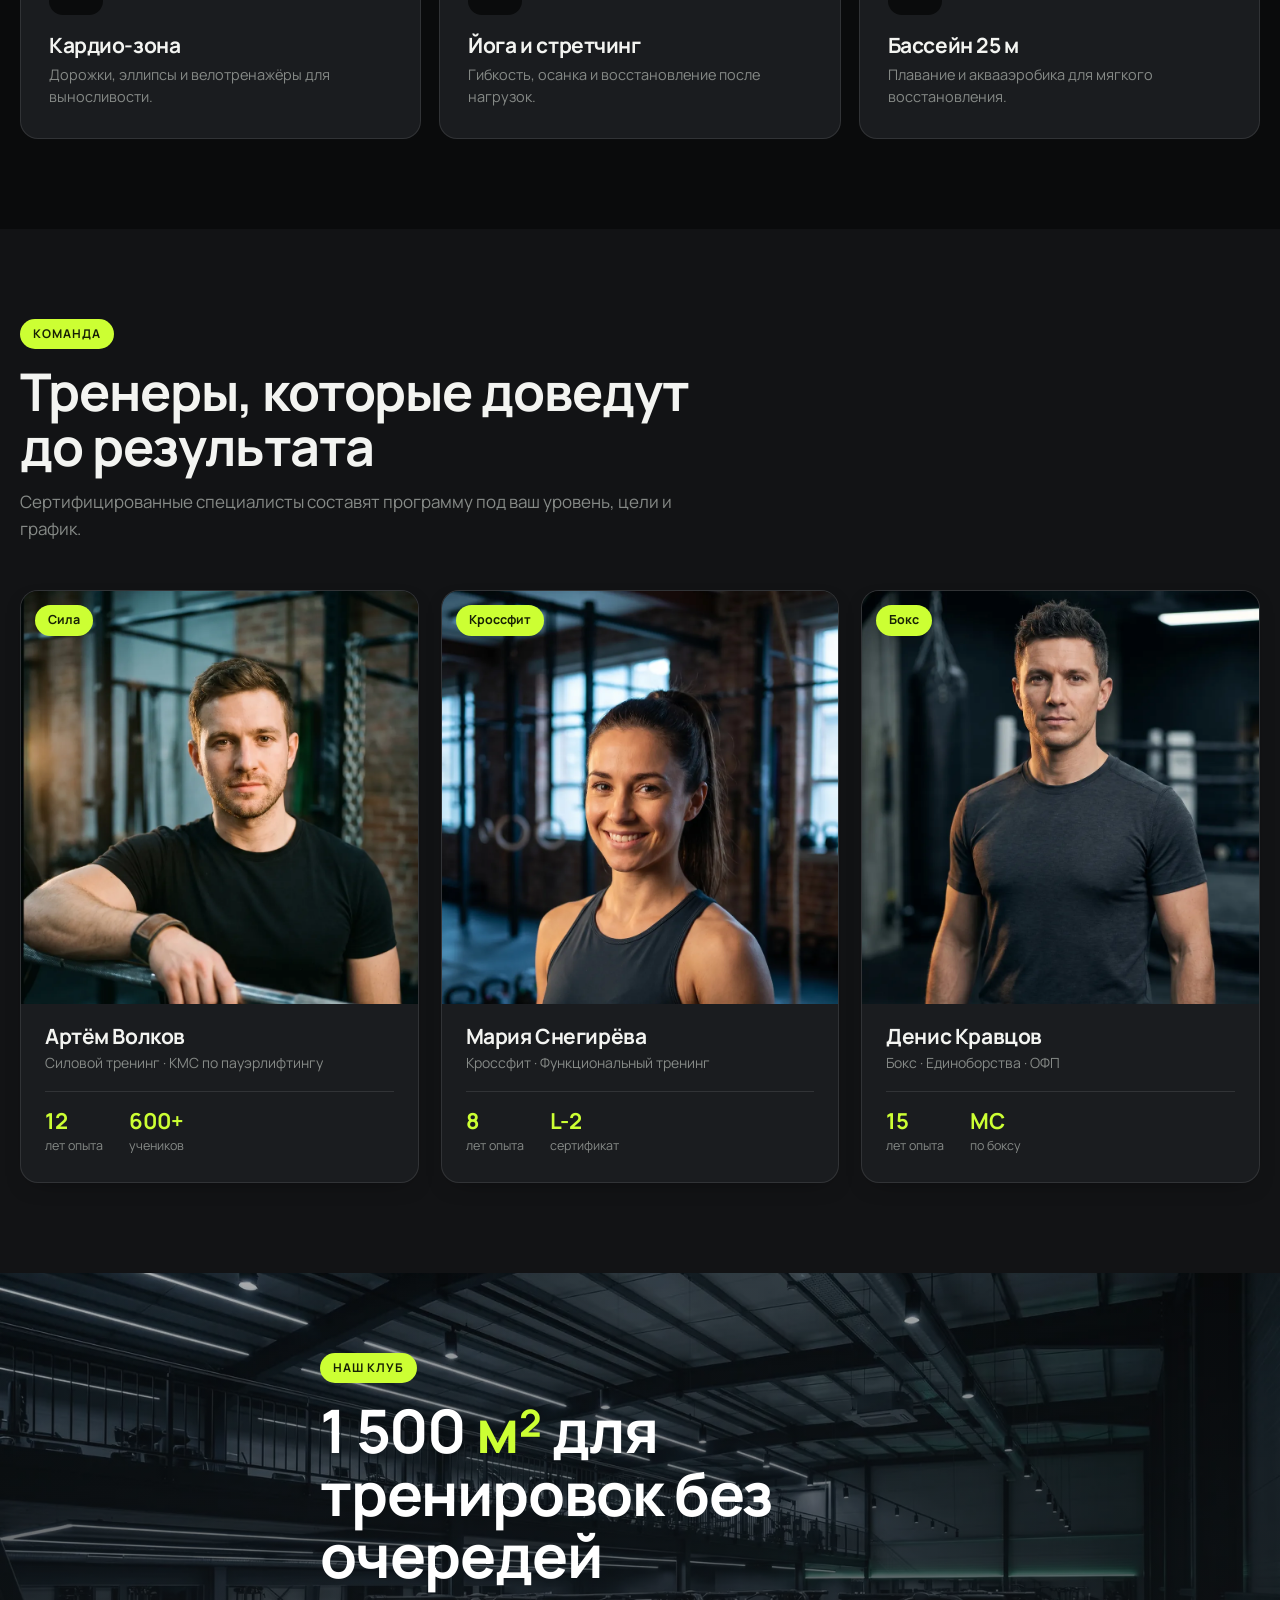
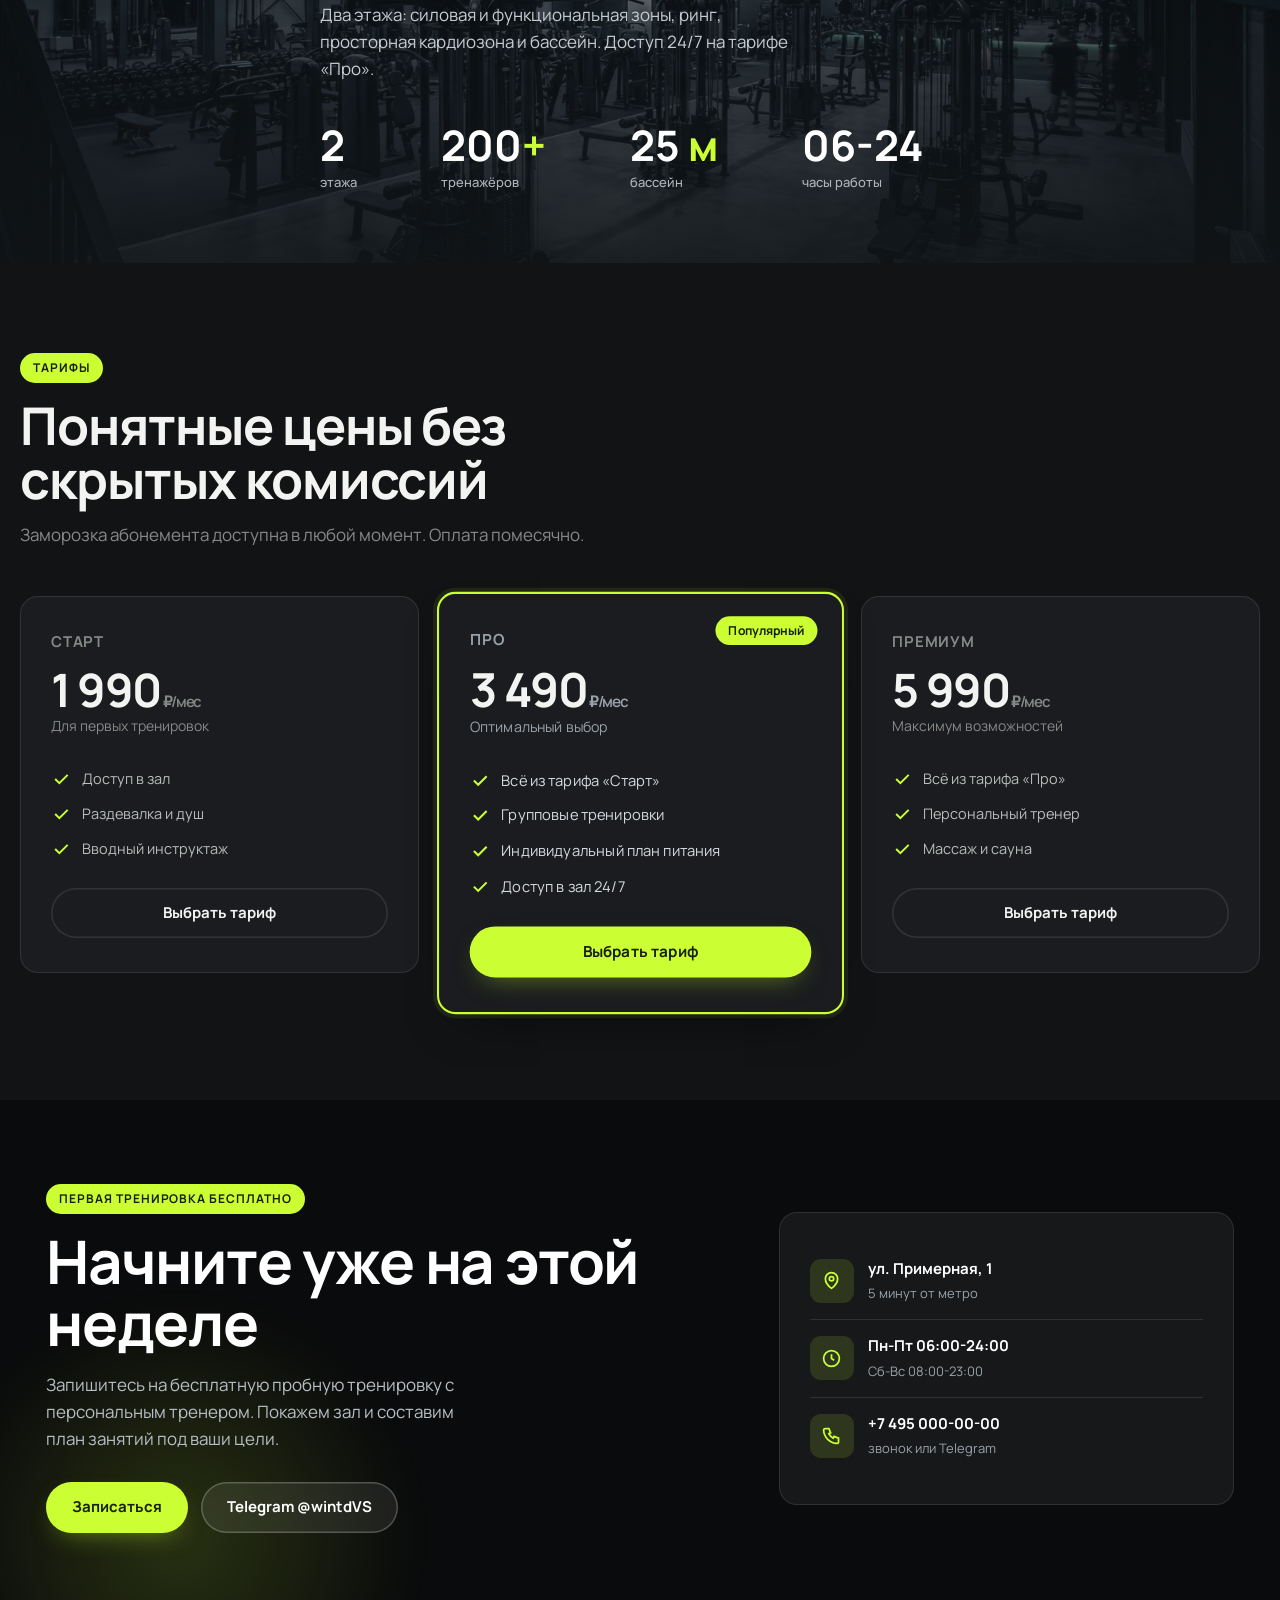
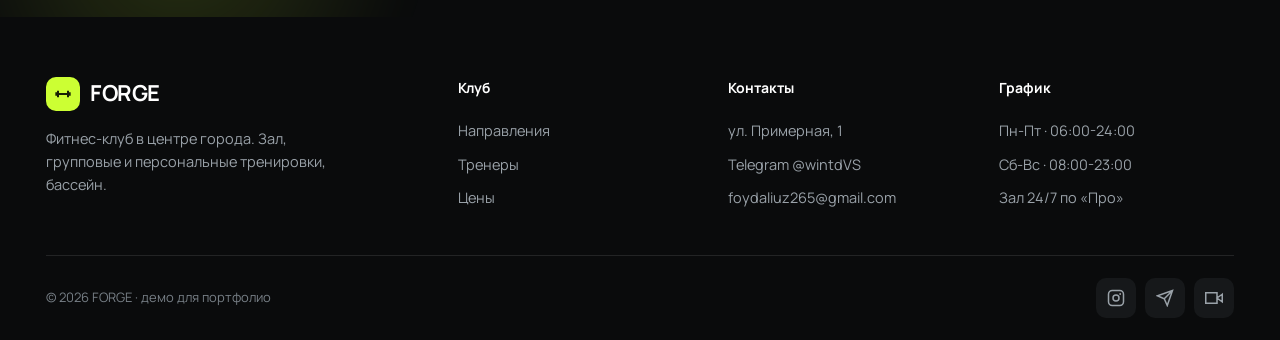
<file: fitness.html>
<!DOCTYPE html>
<html lang="ru">
<head>
<meta charset="UTF-8">
<meta name="viewport" content="width=device-width, initial-scale=1.0">
<title>FORGE - фитнес-клуб</title>
<link rel="icon" href="fav-fitness.svg">
<meta name="description" content="Фитнес-клуб FORGE в центре города: зал, групповые и персональные тренировки, бассейн. Помесячная оплата.">
<meta property="og:type" content="website">
<meta property="og:site_name" content="FORGE">
<meta property="og:title" content="FORGE - фитнес-клуб">
<meta property="og:description" content="Зал, групповые и персональные тренировки, бассейн. Помесячная оплата без долгого договора.">
<meta property="og:url" content="https://luxe-mire.bond/fitness.html">
<meta property="og:image" content="https://luxe-mire.bond/gym-hero.webp">
<meta name="twitter:card" content="summary_large_image">
<link rel="stylesheet" href="fonts.css">
<style>
  :root{
    --bg:#0a0b0c; --soft:#121315; --soft2:#1a1c1f;
    --ink:#f3f4f1; --ink2:#b9bdba; --muted:#868a87;
    --dark:#0a0b0c; --dark2:#16181a;
    --accent:#ccff33; --accent-d:#d8ff5e; --accent-ink:#172105;
    --line:rgba(255,255,255,.1); --line-d:rgba(255,255,255,.1);
    --radius:18px; --radius-s:12px;
    --shadow:0 20px 50px -26px rgba(0,0,0,.75);
    --shadow-sm:0 8px 24px -14px rgba(0,0,0,.6);
  }
  *{margin:0;padding:0;box-sizing:border-box}
  html{scroll-behavior:smooth;overflow-x:hidden}
  body{font-family:'Manrope',sans-serif;background:var(--bg);color:var(--ink);-webkit-font-smoothing:antialiased;overflow-x:hidden;line-height:1.5}
  a{color:inherit;text-decoration:none}
  img{display:block}
  ::selection{background:var(--accent);color:var(--accent-ink)}
  .wrap{max-width:1240px;margin:0 auto;padding:0 26px}
  h1,h2,h3{font-weight:800;letter-spacing:-.02em;line-height:1.04}
  .eyebrow{display:inline-flex;align-items:center;gap:8px;font-size:12px;font-weight:700;letter-spacing:.08em;text-transform:uppercase;color:var(--accent-ink);background:var(--accent);padding:6px 13px;border-radius:999px}

  @keyframes rise{from{opacity:0;transform:translateY(22px)}to{opacity:1;transform:translateY(0)}}
  .rise{opacity:0;animation:rise .75s cubic-bezier(.2,.7,.2,1) forwards}
  .reveal{opacity:0;transform:translateY(26px);transition:opacity .7s cubic-bezier(.2,.7,.2,1),transform .7s cubic-bezier(.2,.7,.2,1)}
  .reveal.in{opacity:1;transform:none}
  @media(prefers-reduced-motion:reduce){.rise{animation:none;opacity:1}.reveal{opacity:1;transform:none;transition:none}*{scroll-behavior:auto}}

  /* buttons */
  .btn{display:inline-flex;align-items:center;justify-content:center;gap:9px;font-weight:700;font-size:15px;padding:14px 26px;border-radius:999px;cursor:pointer;transition:transform .18s,background .18s,box-shadow .18s,color .18s;border:none;white-space:nowrap}
  .btn-primary{background:var(--accent);color:var(--accent-ink);box-shadow:0 10px 26px -12px rgba(180,230,30,.55)}
  .btn-primary:hover{background:var(--accent-d);transform:translateY(-2px);box-shadow:0 16px 32px -12px rgba(180,230,30,.6)}
  .btn-dark{background:var(--ink);color:#fff}
  .btn-dark:hover{background:#000;transform:translateY(-2px)}
  .btn-ghost{background:transparent;color:var(--ink);box-shadow:inset 0 0 0 1.5px var(--line)}
  .btn-ghost:hover{box-shadow:inset 0 0 0 1.5px var(--ink);transform:translateY(-2px)}
  .btn-ghost-l{background:rgba(255,255,255,.08);color:#fff;box-shadow:inset 0 0 0 1.5px rgba(255,255,255,.22);backdrop-filter:blur(6px)}
  .btn-ghost-l:hover{background:rgba(255,255,255,.16);transform:translateY(-2px)}
  a:focus-visible,button:focus-visible{outline:2.5px solid var(--accent);outline-offset:3px}
  a,button{touch-action:manipulation}

  /* nav */
  .nav-outer{position:sticky;top:0;z-index:60;background:rgba(10,11,12,.78);backdrop-filter:blur(14px);border-bottom:1px solid var(--line)}
  nav{display:flex;align-items:center;gap:28px;height:70px}
  .logo{display:flex;align-items:center;gap:10px;font-weight:800;font-size:22px;letter-spacing:-.02em}
  .logo .m{width:34px;height:34px;border-radius:10px;background:var(--accent);display:flex;align-items:center;justify-content:center}
  .logo .m svg{width:20px;height:20px;stroke:var(--accent-ink);stroke-width:2.4;fill:none}
  .nav-links{display:flex;gap:4px;margin-left:14px}
  .nav-links a{font-size:15px;font-weight:600;color:var(--ink2);padding:9px 14px;border-radius:9px;transition:.18s}
  .nav-links a:hover{color:var(--ink);background:var(--soft)}
  .nav-right{margin-left:auto;display:flex;align-items:center;gap:18px}
  .nav-phone{font-weight:700;font-size:15px;color:var(--ink);white-space:nowrap}
  .nav-phone:hover{color:var(--ink2)}
  .nav-toggle{display:none;flex-direction:column;gap:5px;width:42px;height:42px;align-items:center;justify-content:center;background:none;border:none;cursor:pointer;margin-left:auto}
  .nav-toggle span{display:block;width:24px;height:2.5px;background:var(--ink);border-radius:2px;transition:.3s}
  .nav-toggle.active span:nth-child(1){transform:translateY(7.5px) rotate(45deg)}
  .nav-toggle.active span:nth-child(2){opacity:0}
  .nav-toggle.active span:nth-child(3){transform:translateY(-7.5px) rotate(-45deg)}
  .mobile-menu{display:none;flex-direction:column;overflow:hidden;max-height:0;transition:max-height .35s ease}
  .mobile-menu a{font-size:18px;font-weight:700;color:var(--ink);padding:15px 2px;border-bottom:1px solid var(--line)}
  .mobile-menu .btn{margin:18px 0 8px}

  /* hero */
  .hero{position:relative;background:var(--dark);color:#fff;overflow:hidden}
  .hero::after{content:"";position:absolute;top:-160px;right:-120px;width:520px;height:520px;background:radial-gradient(circle,rgba(204,255,51,.18),transparent 65%);filter:blur(20px);pointer-events:none}
  .hero-grid{display:grid;grid-template-columns:1.05fr .95fr;gap:54px;align-items:center;padding:72px 0 84px;position:relative;z-index:1}
  .hero h1{font-size:clamp(40px,6vw,74px);color:#fff}
  .hero h1 em{font-style:normal;color:var(--accent)}
  .hero p.lead{color:#b7bec4;font-size:18px;line-height:1.6;max-width:460px;margin:22px 0 30px}
  .hero-actions{display:flex;gap:13px;flex-wrap:wrap}
  .hero-stats{display:flex;gap:30px;margin-top:42px;flex-wrap:wrap}
  .hero-stats .n{font-size:30px;font-weight:800;color:#fff;line-height:1}
  .hero-stats .l{font-size:13px;color:#8b939a;margin-top:6px;font-weight:500}
  .hero-media{position:relative}
  .hero-media .ph{position:relative;border-radius:24px;overflow:hidden;aspect-ratio:4/4.6;box-shadow:0 40px 80px -40px rgba(0,0,0,.7)}
  .hero-media .ph img{width:100%;height:100%;object-fit:cover;object-position:center 20%}
  .hero-media .ph::after{content:"";position:absolute;inset:0;background:linear-gradient(180deg,transparent 55%,rgba(16,20,23,.5))}
  .hero-card{position:absolute;left:-22px;bottom:30px;background:var(--soft2);color:var(--ink);border:1px solid var(--line);border-radius:16px;padding:16px 20px;box-shadow:0 24px 50px -24px rgba(0,0,0,.8);display:flex;align-items:center;gap:14px}
  .hero-card .ic{width:46px;height:46px;border-radius:12px;background:var(--accent);display:flex;align-items:center;justify-content:center;flex:none}
  .hero-card .ic svg{width:24px;height:24px;stroke:var(--accent-ink);stroke-width:2.2;fill:none}
  .hero-card b{font-size:24px;font-weight:800;line-height:1;display:block}
  .hero-card span{font-size:13px;color:var(--muted)}
  .hero-rating{position:absolute;right:-14px;top:24px;background:var(--soft2);color:var(--ink);border:1px solid var(--line);border-radius:14px;padding:12px 16px;box-shadow:0 24px 50px -24px rgba(0,0,0,.8);text-align:center}
  .hero-rating .stars{color:#ffb020;font-size:15px;letter-spacing:1px}
  .hero-rating b{display:block;font-size:20px;font-weight:800;margin-top:2px}
  .hero-rating span{font-size:11px;color:var(--muted)}

  /* trust strip */
  .trust{background:var(--soft);border-bottom:1px solid var(--line)}
  .trust .wrap{display:grid;grid-template-columns:repeat(4,1fr);gap:20px;padding:26px 26px}
  .trust .t{display:flex;align-items:center;gap:13px}
  .trust .t .ic{width:42px;height:42px;border-radius:11px;background:var(--bg);border:1px solid var(--line);display:flex;align-items:center;justify-content:center;flex:none}
  .trust .t svg{width:21px;height:21px;stroke:var(--accent);stroke-width:2;fill:none}
  .trust .t b{font-size:15px;font-weight:700;display:block;line-height:1.2}
  .trust .t span{font-size:13px;color:var(--muted)}

  /* sections */
  .sec{padding:90px 0}
  .shead{max-width:680px;margin-bottom:48px}
  .shead h2{font-size:clamp(30px,4.4vw,52px);margin:16px 0 14px}
  .shead p{color:var(--muted);font-size:17px;line-height:1.6}

  /* programs */
  .prog-grid{display:grid;grid-template-columns:repeat(3,1fr);gap:18px}
  .pcard{background:var(--soft2);border:1px solid var(--line);border-radius:var(--radius);padding:30px 28px;transition:transform .25s,box-shadow .25s,border-color .25s;position:relative}
  .pcard:hover{transform:translateY(-5px);box-shadow:var(--shadow);border-color:rgba(204,255,51,.4)}
  .pcard .ic{width:54px;height:54px;border-radius:14px;background:var(--bg);display:flex;align-items:center;justify-content:center;margin-bottom:20px;transition:.25s}
  .pcard:hover .ic{background:var(--accent)}
  .pcard .ic svg{width:27px;height:27px;stroke:var(--accent);stroke-width:1.9;fill:none;transition:.25s}
  .pcard:hover .ic svg{stroke:var(--accent-ink)}
  .pcard h3{font-size:21px;font-weight:800;margin-bottom:7px}
  .pcard p{color:var(--muted);font-size:14.5px;line-height:1.55}
  .pcard .arrow{position:absolute;top:30px;right:28px;color:var(--line);transition:.25s}
  .pcard:hover .arrow{color:var(--accent);transform:translate(3px,-3px)}
  .pcard .arrow svg{width:22px;height:22px;stroke:currentColor;stroke-width:2;fill:none}

  /* trainers */
  .trainers{background:var(--soft)}
  .tgrid{display:grid;grid-template-columns:repeat(3,1fr);gap:22px}
  .trainer{background:var(--soft2);border:1px solid var(--line);border-radius:var(--radius);overflow:hidden;box-shadow:var(--shadow-sm);transition:transform .25s,box-shadow .25s}
  .trainer:hover{transform:translateY(-5px);box-shadow:var(--shadow)}
  .trainer .im{position:relative;aspect-ratio:1/1.04;overflow:hidden;background:var(--soft2)}
  .trainer .im img{width:100%;height:100%;object-fit:cover;object-position:center 16%;transition:transform .6s cubic-bezier(.2,.7,.2,1)}
  .trainer:hover .im img{transform:scale(1.05)}
  .trainer .tag{position:absolute;top:14px;left:14px;background:var(--accent);color:var(--accent-ink);font-size:12.5px;font-weight:700;padding:6px 13px;border-radius:999px}
  .trainer .ti{padding:22px 24px 26px}
  .trainer h3{font-size:21px;font-weight:800}
  .trainer .role{font-size:14px;color:var(--muted);margin-top:5px;line-height:1.5}
  .trainer .exp{display:flex;gap:26px;margin-top:18px;padding-top:18px;border-top:1px solid var(--line)}
  .trainer .exp b{font-size:22px;font-weight:800;color:var(--accent);display:block;line-height:1}
  .trainer .exp span{font-size:12.5px;color:var(--muted)}

  /* showcase */
  .showcase{position:relative;min-height:540px;display:flex;align-items:flex-end;overflow:hidden;color:#fff;
    background:var(--dark) url('gym-wide.webp') center/cover no-repeat}
  .showcase::before{content:"";position:absolute;inset:0;background:linear-gradient(180deg,rgba(16,20,23,.35),rgba(16,20,23,.92))}
  .showcase .wrap{position:relative;z-index:1;padding:80px 26px 70px}
  .showcase h2{font-size:clamp(32px,5vw,60px);margin:16px 0 14px;max-width:640px}
  .showcase h2 em{font-style:normal;color:var(--accent)}
  .showcase p{color:#c6cdd2;font-size:17px;line-height:1.6;max-width:480px}
  .sc-stats{display:grid;grid-template-columns:repeat(4,auto);gap:48px;margin-top:42px}
  .sc-stats .n{font-size:clamp(28px,3.4vw,42px);font-weight:800;line-height:1}
  .sc-stats .n em{font-style:normal;color:var(--accent)}
  .sc-stats .l{font-size:13px;color:#aeb5bb;margin-top:7px;font-weight:500}

  /* plans */
  .plans{background:var(--soft)}
  .plans-grid{display:grid;grid-template-columns:repeat(3,1fr);gap:22px;align-items:start}
  .plan{background:var(--soft2);border:1px solid var(--line);border-radius:var(--radius);padding:34px 30px;display:flex;flex-direction:column;transition:transform .25s,box-shadow .25s}
  .plan:hover{transform:translateY(-4px);box-shadow:var(--shadow)}
  .plan.hot{border:2px solid var(--accent);box-shadow:0 0 0 4px rgba(204,255,51,.08),var(--shadow);position:relative;transform:scale(1.02)}
  .plan.hot:hover{transform:scale(1.02) translateY(-4px)}
  .plan .pname{font-size:15px;font-weight:700;letter-spacing:.05em;text-transform:uppercase;color:var(--muted)}
  .plan.hot .pname{color:#9aa2a9}
  .plan .badge{position:absolute;top:22px;right:24px;background:var(--accent);color:var(--accent-ink);font-size:12px;font-weight:700;padding:5px 13px;border-radius:999px}
  .plan .price{font-size:46px;font-weight:800;letter-spacing:-.03em;margin:14px 0 2px;line-height:1}
  .plan .price small{font-size:15px;font-weight:600;color:var(--muted)}
  .plan.hot .price small{color:#9aa2a9}
  .plan .sub{font-size:14px;color:var(--muted);margin-bottom:8px}
  .plan.hot .sub{color:#9aa2a9}
  .plan ul{list-style:none;margin:24px 0 28px;display:flex;flex-direction:column;gap:13px;flex:1}
  .plan li{display:flex;align-items:flex-start;gap:11px;font-size:14.5px;color:var(--ink2)}
  .plan.hot li{color:#d5dade}
  .plan li svg{width:20px;height:20px;stroke:var(--accent);stroke-width:2.4;fill:none;flex:none;margin-top:1px}
  .plan .pbtn{width:100%}

  /* cta */
  .cta{background:var(--dark);color:#fff;position:relative;overflow:hidden}
  .cta::after{content:"";position:absolute;bottom:-180px;left:-80px;width:520px;height:520px;background:radial-gradient(circle,rgba(204,255,51,.16),transparent 65%);filter:blur(16px)}
  .cta .wrap{position:relative;z-index:1;padding:84px 26px;display:grid;grid-template-columns:1.2fr .8fr;gap:50px;align-items:center}
  .cta h2{font-size:clamp(32px,5.4vw,60px);margin:16px 0 16px}
  .cta p{color:#b7bec4;font-size:17px;line-height:1.6;max-width:440px;margin-bottom:30px}
  .cta-actions{display:flex;gap:13px;flex-wrap:wrap}
  .cta-side{background:var(--dark2);border:1px solid var(--line-d);border-radius:var(--radius);padding:30px}
  .cta-side .row{display:flex;align-items:center;gap:14px;padding:15px 0;border-bottom:1px solid var(--line-d)}
  .cta-side .row:last-child{border-bottom:none}
  .cta-side .ic{width:44px;height:44px;border-radius:11px;background:rgba(204,255,51,.13);display:flex;align-items:center;justify-content:center;flex:none}
  .cta-side .ic svg{width:21px;height:21px;stroke:var(--accent);stroke-width:2;fill:none}
  .cta-side b{font-size:15px;display:block}
  .cta-side span{font-size:13px;color:#9aa2a9}

  /* footer */
  footer{background:var(--dark);color:#fff}
  .foot-grid{display:grid;grid-template-columns:1.6fr 1fr 1fr 1fr;gap:36px;padding:60px 0 40px}
  .foot-brand .logo .m{background:var(--accent)}.foot-brand .logo .m svg{stroke:var(--accent-ink)}
  .foot-brand .logo{color:#fff;margin-bottom:16px}
  .foot-brand p{color:#9aa2a9;font-size:14.5px;line-height:1.6;max-width:280px}
  .foot-col h4{font-size:14px;font-weight:700;margin-bottom:16px;color:#fff}
  .foot-col a{display:block;color:#9aa2a9;font-size:14.5px;padding:6px 0;transition:.18s}
  .foot-col a:hover{color:var(--accent)}
  .foot-bottom{border-top:1px solid var(--line-d);padding:22px 0;display:flex;justify-content:space-between;align-items:center;flex-wrap:wrap;gap:14px}
  .foot-bottom .cr{font-size:13px;color:#777f86}
  .socials{display:flex;gap:9px}
  .socials a{width:40px;height:40px;border-radius:10px;display:flex;align-items:center;justify-content:center;background:var(--dark2);transition:.18s}
  .socials a:hover{background:var(--accent)}
  .socials svg{width:18px;height:18px;stroke:#9aa2a9;stroke-width:2;fill:none;transition:.18s}
  .socials a:hover svg{stroke:var(--accent-ink)}

  @media(max-width:980px){
    .hero-grid{grid-template-columns:1fr;gap:48px;padding:54px 0 64px}
    .hero-media{max-width:440px}
    .cta .wrap{grid-template-columns:1fr;gap:36px}
    .prog-grid{grid-template-columns:repeat(2,1fr)}
    .sc-stats{grid-template-columns:repeat(2,1fr);gap:30px}
  }
  @media(max-width:860px){
    .nav-links,.nav-right{display:none}.nav-toggle{display:flex}
    .mobile-menu{display:flex}.mobile-menu.open{max-height:440px}
    .trust .wrap{grid-template-columns:repeat(2,1fr);gap:22px}
    .tgrid{grid-template-columns:1fr;max-width:420px;margin:0 auto}
    .plans-grid{grid-template-columns:1fr;max-width:420px;margin:0 auto}
    .plan.hot{transform:none}.plan.hot:hover{transform:translateY(-4px)}
    .foot-grid{grid-template-columns:1fr 1fr}.foot-brand{grid-column:1/-1}
  }
  @media(max-width:560px){
    .wrap{padding:0 20px}
    .sec{padding:64px 0}
    .prog-grid{grid-template-columns:1fr}
    .trust .wrap{grid-template-columns:1fr}
    .hero-stats{gap:24px}
    .hero-card{left:0}.hero-rating{right:0}
  }
</style>
</head>
<body>

  <div class="nav-outer" id="navbar">
    <div class="wrap">
      <nav>
        <a class="logo" href="#top"><span class="m"><svg viewBox="0 0 24 24"><path d="M6 8v8M18 8v8M4 10v4M20 10v4M6 12h12"/></svg></span>FORGE</a>
        <div class="nav-links">
          <a href="#programs">Направления</a><a href="#trainers">Тренеры</a><a href="#plans">Цены</a><a href="#join">Контакты</a>
        </div>
        <div class="nav-right">
          <a class="nav-phone" href="tel:+74950000000">+7 495 000-00-00</a>
          <a class="btn btn-primary" href="#join">Пробная тренировка</a>
        </div>
        <button class="nav-toggle" id="navToggle" aria-label="Открыть меню" aria-expanded="false" aria-controls="mobileMenu"><span></span><span></span><span></span></button>
      </nav>
      <div class="mobile-menu" id="mobileMenu">
        <a href="#programs">Направления</a><a href="#trainers">Тренеры</a><a href="#plans">Цены</a><a href="#join">Контакты</a>
        <a class="btn btn-primary" href="#join">Пробная тренировка</a>
      </div>
    </div>
  </div>

  <span id="top"></span>
  <!-- HERO -->
  <header class="hero">
    <div class="wrap">
      <div class="hero-grid">
        <div class="hero-l">
          <span class="eyebrow rise">Фитнес-клуб в центре города</span>
          <h1 class="rise" style="animation-delay:.06s;margin-top:18px">Сильнее с каждой<br><em>тренировкой</em></h1>
          <p class="lead rise" style="animation-delay:.14s">Современный зал, групповые программы и персональные тренеры. Помесячная оплата без долгосрочного договора - начните, когда удобно.</p>
          <div class="hero-actions rise" style="animation-delay:.22s">
            <a class="btn btn-primary" href="#join">Записаться бесплатно</a>
            <a class="btn btn-ghost-l" href="#programs">Смотреть направления</a>
          </div>
          <div class="hero-stats rise" style="animation-delay:.3s">
            <div><div class="n">2 400+</div><div class="l">участников</div></div>
            <div><div class="n">35</div><div class="l">тренеров</div></div>
            <div><div class="n">24/7</div><div class="l">доступ в зал</div></div>
          </div>
        </div>
        <div class="hero-media rise" style="animation-delay:.12s">
          <div class="ph">
            <img src="gym-hero.webp" width="768" height="1376" decoding="async" fetchpriority="high" alt="Атлет со штангой в зале FORGE" onerror="this.onerror=null;this.src='gym-hero.png'">
          </div>
          <div class="hero-card">
            <span class="ic"><svg viewBox="0 0 24 24"><path d="M3 12h4l3 8 4-16 3 8h4"/></svg></span>
            <div><b>-8 кг</b><span>в среднем за 3 месяца</span></div>
          </div>
          <div class="hero-rating">
            <div class="stars">★★★★★</div>
            <b>4.9</b>
            <span>820 отзывов</span>
          </div>
        </div>
      </div>
    </div>
  </header>

  <!-- TRUST STRIP -->
  <div class="trust">
    <div class="wrap">
      <div class="t"><span class="ic"><svg viewBox="0 0 24 24"><path d="M9 12l2 2 4-4"/><circle cx="12" cy="12" r="9"/></svg></span><div><b>Без договора</b><span>помесячная оплата</span></div></div>
      <div class="t"><span class="ic"><svg viewBox="0 0 24 24"><path d="M12 2v20M2 12h20"/></svg></span><div><b>Первая бесплатно</b><span>пробная тренировка</span></div></div>
      <div class="t"><span class="ic"><svg viewBox="0 0 24 24"><circle cx="12" cy="12" r="9"/><path d="M12 7v5l3 2"/></svg></span><div><b>Доступ 24/7</b><span>на тарифе «Про»</span></div></div>
      <div class="t"><span class="ic"><svg viewBox="0 0 24 24"><path d="M12 3l8 4v5c0 5-3.5 8-8 9-4.5-1-8-4-8-9V7z"/></svg></span><div><b>Сертифицированные тренеры</b><span>персональный подход</span></div></div>
    </div>
  </div>

  <!-- PROGRAMS -->
  <section id="programs">
    <div class="wrap sec">
      <div class="shead reveal">
        <span class="eyebrow">Направления</span>
        <h2>Выберите свой формат тренировок</h2>
        <p>Шесть направлений - от первых занятий до соревновательной подготовки. Всё доступно по одному абонементу.</p>
      </div>
      <div class="prog-grid">
        <div class="pcard reveal">
          <span class="arrow"><svg viewBox="0 0 24 24"><path d="M7 17L17 7M9 7h8v8"/></svg></span>
          <span class="ic"><svg viewBox="0 0 24 24"><path d="M6 8v8M18 8v8M4 10v4M20 10v4M6 12h12"/></svg></span>
          <h3>Силовой зал</h3><p>Свободные веса и тренажёры для набора массы и силы.</p>
        </div>
        <div class="pcard reveal" style="transition-delay:.05s">
          <span class="arrow"><svg viewBox="0 0 24 24"><path d="M7 17L17 7M9 7h8v8"/></svg></span>
          <span class="ic"><svg viewBox="0 0 24 24"><path d="M3 12h4l3 8 4-16 3 8h4"/></svg></span>
          <h3>Кроссфит</h3><p>Функциональные комплексы для жиросжигания и тонуса.</p>
        </div>
        <div class="pcard reveal" style="transition-delay:.1s">
          <span class="arrow"><svg viewBox="0 0 24 24"><path d="M7 17L17 7M9 7h8v8"/></svg></span>
          <span class="ic"><svg viewBox="0 0 24 24"><circle cx="12" cy="12" r="9"/><path d="M12 3v4M12 17v4M3 12h4M17 12h4"/></svg></span>
          <h3>Бокс и единоборства</h3><p>Техника, координация и кардио на ринге с тренером.</p>
        </div>
        <div class="pcard reveal">
          <span class="arrow"><svg viewBox="0 0 24 24"><path d="M7 17L17 7M9 7h8v8"/></svg></span>
          <span class="ic"><svg viewBox="0 0 24 24"><path d="M3 17l5-5 4 3 8-9"/><path d="M16 6h5v5"/></svg></span>
          <h3>Кардио-зона</h3><p>Дорожки, эллипсы и велотренажёры для выносливости.</p>
        </div>
        <div class="pcard reveal" style="transition-delay:.05s">
          <span class="arrow"><svg viewBox="0 0 24 24"><path d="M7 17L17 7M9 7h8v8"/></svg></span>
          <span class="ic"><svg viewBox="0 0 24 24"><circle cx="12" cy="6" r="2.5"/><path d="M12 9v6M9 12l3-1 3 1M9 20l3-5 3 5"/></svg></span>
          <h3>Йога и стретчинг</h3><p>Гибкость, осанка и восстановление после нагрузок.</p>
        </div>
        <div class="pcard reveal" style="transition-delay:.1s">
          <span class="arrow"><svg viewBox="0 0 24 24"><path d="M7 17L17 7M9 7h8v8"/></svg></span>
          <span class="ic"><svg viewBox="0 0 24 24"><path d="M3 15c2-1.5 4-1.5 6 0s4 1.5 6 0 4-1.5 6 0M3 19c2-1.5 4-1.5 6 0s4 1.5 6 0 4-1.5 6 0"/></svg></span>
          <h3>Бассейн 25 м</h3><p>Плавание и аквааэробика для мягкого восстановления.</p>
        </div>
      </div>
    </div>
  </section>

  <!-- TRAINERS -->
  <section id="trainers" class="trainers">
    <div class="wrap sec">
      <div class="shead reveal">
        <span class="eyebrow">Команда</span>
        <h2>Тренеры, которые доведут до результата</h2>
        <p>Сертифицированные специалисты составят программу под ваш уровень, цели и график.</p>
      </div>
      <div class="tgrid">
        <div class="trainer reveal">
          <div class="im">
            <img src="trainer-1.webp" width="768" height="1376" loading="lazy" decoding="async" alt="Артём Волков - силовой тренер" onerror="this.onerror=null;this.src='trainer-1.png'">
            <span class="tag">Сила</span>
          </div>
          <div class="ti"><h3>Артём Волков</h3><div class="role">Силовой тренинг · КМС по пауэрлифтингу</div>
            <div class="exp"><div><b>12</b><span>лет опыта</span></div><div><b>600+</b><span>учеников</span></div></div>
          </div>
        </div>
        <div class="trainer reveal" style="transition-delay:.08s">
          <div class="im">
            <img src="trainer-2.webp" width="768" height="1376" loading="lazy" decoding="async" alt="Мария Снегирёва - кроссфит-тренер" onerror="this.onerror=null;this.src='trainer-2.png'">
            <span class="tag">Кроссфит</span>
          </div>
          <div class="ti"><h3>Мария Снегирёва</h3><div class="role">Кроссфит · Функциональный тренинг</div>
            <div class="exp"><div><b>8</b><span>лет опыта</span></div><div><b>L-2</b><span>сертификат</span></div></div>
          </div>
        </div>
        <div class="trainer reveal" style="transition-delay:.16s">
          <div class="im">
            <img src="trainer-3.webp" width="768" height="1376" loading="lazy" decoding="async" alt="Денис Кравцов - тренер по боксу" onerror="this.onerror=null;this.src='trainer-3.png'">
            <span class="tag">Бокс</span>
          </div>
          <div class="ti"><h3>Денис Кравцов</h3><div class="role">Бокс · Единоборства · ОФП</div>
            <div class="exp"><div><b>15</b><span>лет опыта</span></div><div><b>МС</b><span>по боксу</span></div></div>
          </div>
        </div>
      </div>
    </div>
  </section>

  <!-- SHOWCASE -->
  <section class="showcase" aria-label="Зал FORGE">
    <div class="wrap">
      <span class="eyebrow reveal">Наш клуб</span>
      <h2 class="reveal">1 500 <em>м²</em> для тренировок без очередей</h2>
      <p class="reveal">Два этажа: силовая и функциональная зоны, ринг, просторная кардиозона и бассейн. Доступ 24/7 на тарифе «Про».</p>
      <div class="sc-stats reveal">
        <div><div class="n">2</div><div class="l">этажа</div></div>
        <div><div class="n">200<em>+</em></div><div class="l">тренажёров</div></div>
        <div><div class="n">25 <em>м</em></div><div class="l">бассейн</div></div>
        <div><div class="n">06-24</div><div class="l">часы работы</div></div>
      </div>
    </div>
  </section>

  <!-- PLANS -->
  <section id="plans" class="plans">
    <div class="wrap sec">
      <div class="shead reveal">
        <span class="eyebrow">Тарифы</span>
        <h2>Понятные цены без скрытых комиссий</h2>
        <p>Заморозка абонемента доступна в любой момент. Оплата помесячно.</p>
      </div>
      <div class="plans-grid">
        <div class="plan reveal">
          <div class="pname">Старт</div>
          <div class="price">1 990<small> ₽/мес</small></div>
          <div class="sub">Для первых тренировок</div>
          <ul>
            <li><svg viewBox="0 0 24 24"><path d="M5 12l5 5L20 7"/></svg>Доступ в зал</li>
            <li><svg viewBox="0 0 24 24"><path d="M5 12l5 5L20 7"/></svg>Раздевалка и душ</li>
            <li><svg viewBox="0 0 24 24"><path d="M5 12l5 5L20 7"/></svg>Вводный инструктаж</li>
          </ul>
          <a class="btn btn-ghost pbtn" href="#join">Выбрать тариф</a>
        </div>
        <div class="plan hot reveal" style="transition-delay:.08s">
          <span class="badge">Популярный</span>
          <div class="pname">Про</div>
          <div class="price">3 490<small> ₽/мес</small></div>
          <div class="sub">Оптимальный выбор</div>
          <ul>
            <li><svg viewBox="0 0 24 24"><path d="M5 12l5 5L20 7"/></svg>Всё из тарифа «Старт»</li>
            <li><svg viewBox="0 0 24 24"><path d="M5 12l5 5L20 7"/></svg>Групповые тренировки</li>
            <li><svg viewBox="0 0 24 24"><path d="M5 12l5 5L20 7"/></svg>Индивидуальный план питания</li>
            <li><svg viewBox="0 0 24 24"><path d="M5 12l5 5L20 7"/></svg>Доступ в зал 24/7</li>
          </ul>
          <a class="btn btn-primary pbtn" href="#join">Выбрать тариф</a>
        </div>
        <div class="plan reveal" style="transition-delay:.16s">
          <div class="pname">Премиум</div>
          <div class="price">5 990<small> ₽/мес</small></div>
          <div class="sub">Максимум возможностей</div>
          <ul>
            <li><svg viewBox="0 0 24 24"><path d="M5 12l5 5L20 7"/></svg>Всё из тарифа «Про»</li>
            <li><svg viewBox="0 0 24 24"><path d="M5 12l5 5L20 7"/></svg>Персональный тренер</li>
            <li><svg viewBox="0 0 24 24"><path d="M5 12l5 5L20 7"/></svg>Массаж и сауна</li>
          </ul>
          <a class="btn btn-ghost pbtn" href="#join">Выбрать тариф</a>
        </div>
      </div>
    </div>
  </section>

  <!-- CTA -->
  <section id="join" class="cta">
    <div class="wrap">
      <div class="cta-l">
        <span class="eyebrow">Первая тренировка бесплатно</span>
        <h2>Начните уже на этой неделе</h2>
        <p>Запишитесь на бесплатную пробную тренировку с персональным тренером. Покажем зал и составим план занятий под ваши цели.</p>
        <div class="cta-actions">
          <a class="btn btn-primary" href="https://t.me/wintdVS" target="_blank" rel="noopener">Записаться</a>
          <a class="btn btn-ghost-l" href="https://t.me/wintdVS" target="_blank" rel="noopener">Telegram @wintdVS</a>
        </div>
      </div>
      <div class="cta-side">
        <div class="row"><span class="ic"><svg viewBox="0 0 24 24"><path d="M12 21s-7-5-7-11a7 7 0 0114 0c0 6-7 11-7 11z"/><circle cx="12" cy="10" r="2.5"/></svg></span><div><b>ул. Примерная, 1</b><span>5 минут от метро</span></div></div>
        <div class="row"><span class="ic"><svg viewBox="0 0 24 24"><circle cx="12" cy="12" r="9"/><path d="M12 7v5l3 2"/></svg></span><div><b>Пн-Пт 06:00-24:00</b><span>Сб-Вс 08:00-23:00</span></div></div>
        <div class="row"><span class="ic"><svg viewBox="0 0 24 24"><path d="M5 4h4l2 5-2 1a12 12 0 005 5l1-2 5 2v4a2 2 0 01-2 2A16 16 0 013 6a2 2 0 012-2z"/></svg></span><div><b>+7 495 000-00-00</b><span>звонок или Telegram</span></div></div>
      </div>
    </div>
  </section>

  <!-- FOOTER -->
  <footer>
    <div class="wrap">
      <div class="foot-grid">
        <div class="foot-brand">
          <a class="logo" href="#top"><span class="m"><svg viewBox="0 0 24 24"><path d="M6 8v8M18 8v8M4 10v4M20 10v4M6 12h12"/></svg></span>FORGE</a>
          <p>Фитнес-клуб в центре города. Зал, групповые и персональные тренировки, бассейн.</p>
        </div>
        <div class="foot-col"><h4>Клуб</h4><a href="#programs">Направления</a><a href="#trainers">Тренеры</a><a href="#plans">Цены</a></div>
        <div class="foot-col"><h4>Контакты</h4><a href="#join">ул. Примерная, 1</a><a href="https://t.me/wintdVS" target="_blank" rel="noopener">Telegram @wintdVS</a><a href="mailto:foydaliuz265@gmail.com">foydaliuz265@gmail.com</a></div>
        <div class="foot-col"><h4>График</h4><a href="#">Пн-Пт · 06:00-24:00</a><a href="#">Сб-Вс · 08:00-23:00</a><a href="#">Зал 24/7 по «Про»</a></div>
      </div>
      <div class="foot-bottom">
        <span class="cr">© 2026 FORGE · демо для портфолио</span>
        <div class="socials">
          <a href="#" aria-label="Instagram"><svg viewBox="0 0 24 24"><rect x="2" y="2" width="20" height="20" rx="5"/><circle cx="12" cy="12" r="4"/><circle cx="17.5" cy="6.5" r="1" fill="currentColor" stroke="none"/></svg></a>
          <a href="https://t.me/wintdVS" target="_blank" rel="noopener" aria-label="Telegram"><svg viewBox="0 0 24 24"><path d="M22 2L11 13M22 2l-7 20-4-9-9-4z"/></svg></a>
          <a href="#" aria-label="YouTube"><svg viewBox="0 0 24 24"><path d="M23 7l-7 5 7 5V7zM1 5h15v14H1z"/></svg></a>
        </div>
      </div>
    </div>
  </footer>

  <script>
    const io=new IntersectionObserver((es)=>{es.forEach(e=>{if(e.isIntersecting){e.target.classList.add('in');io.unobserve(e.target)}})},{threshold:.14});
    document.querySelectorAll('.reveal').forEach(el=>io.observe(el));

    // mobile menu
    const tg=document.getElementById('navToggle'), mm=document.getElementById('mobileMenu');
    const setMenu=o=>{tg.classList.toggle('active',o);mm.classList.toggle('open',o);tg.setAttribute('aria-expanded',o)};
    tg.addEventListener('click',()=>setMenu(!mm.classList.contains('open')));
    mm.querySelectorAll('a').forEach(a=>a.addEventListener('click',()=>setMenu(false)));
    window.addEventListener('keydown',e=>{if(e.key==='Escape')setMenu(false)});
    window.addEventListener('resize',()=>{if(innerWidth>860)setMenu(false)});
  </script>
</body>
</html>
</file>
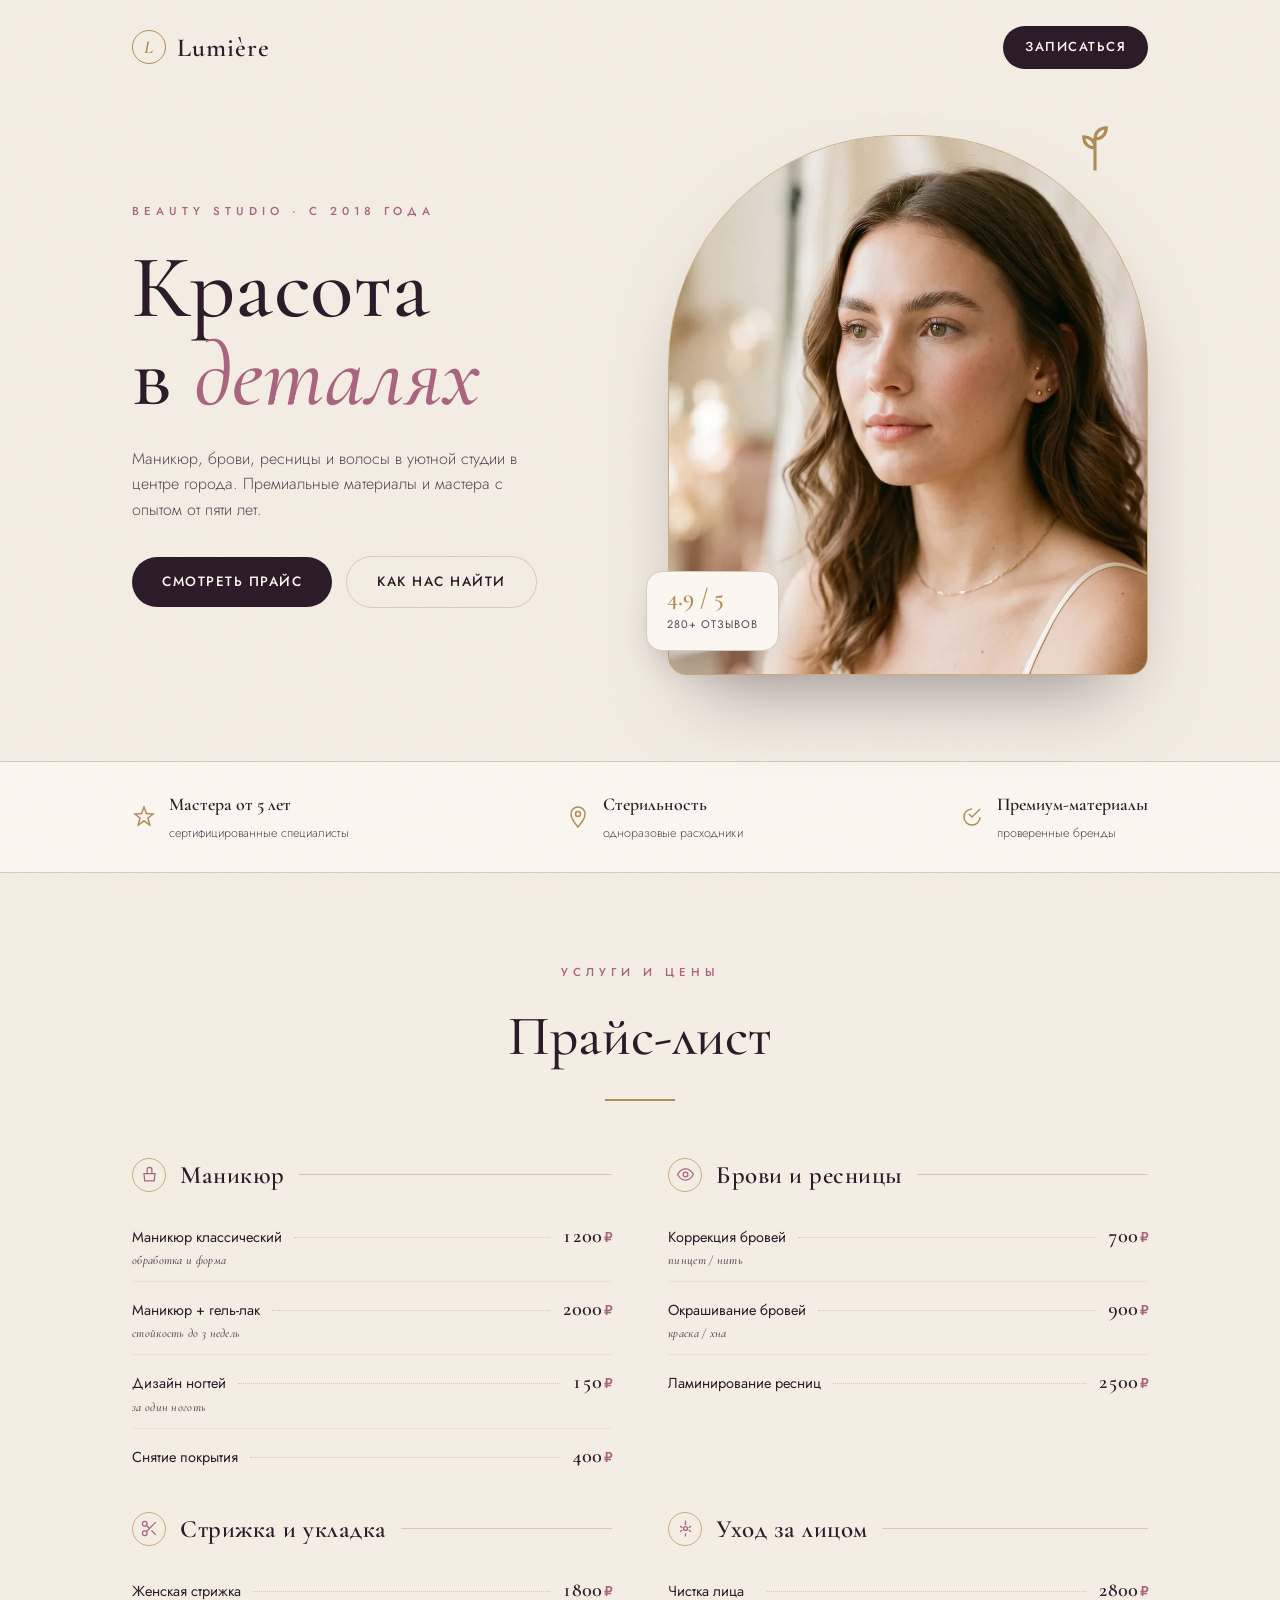
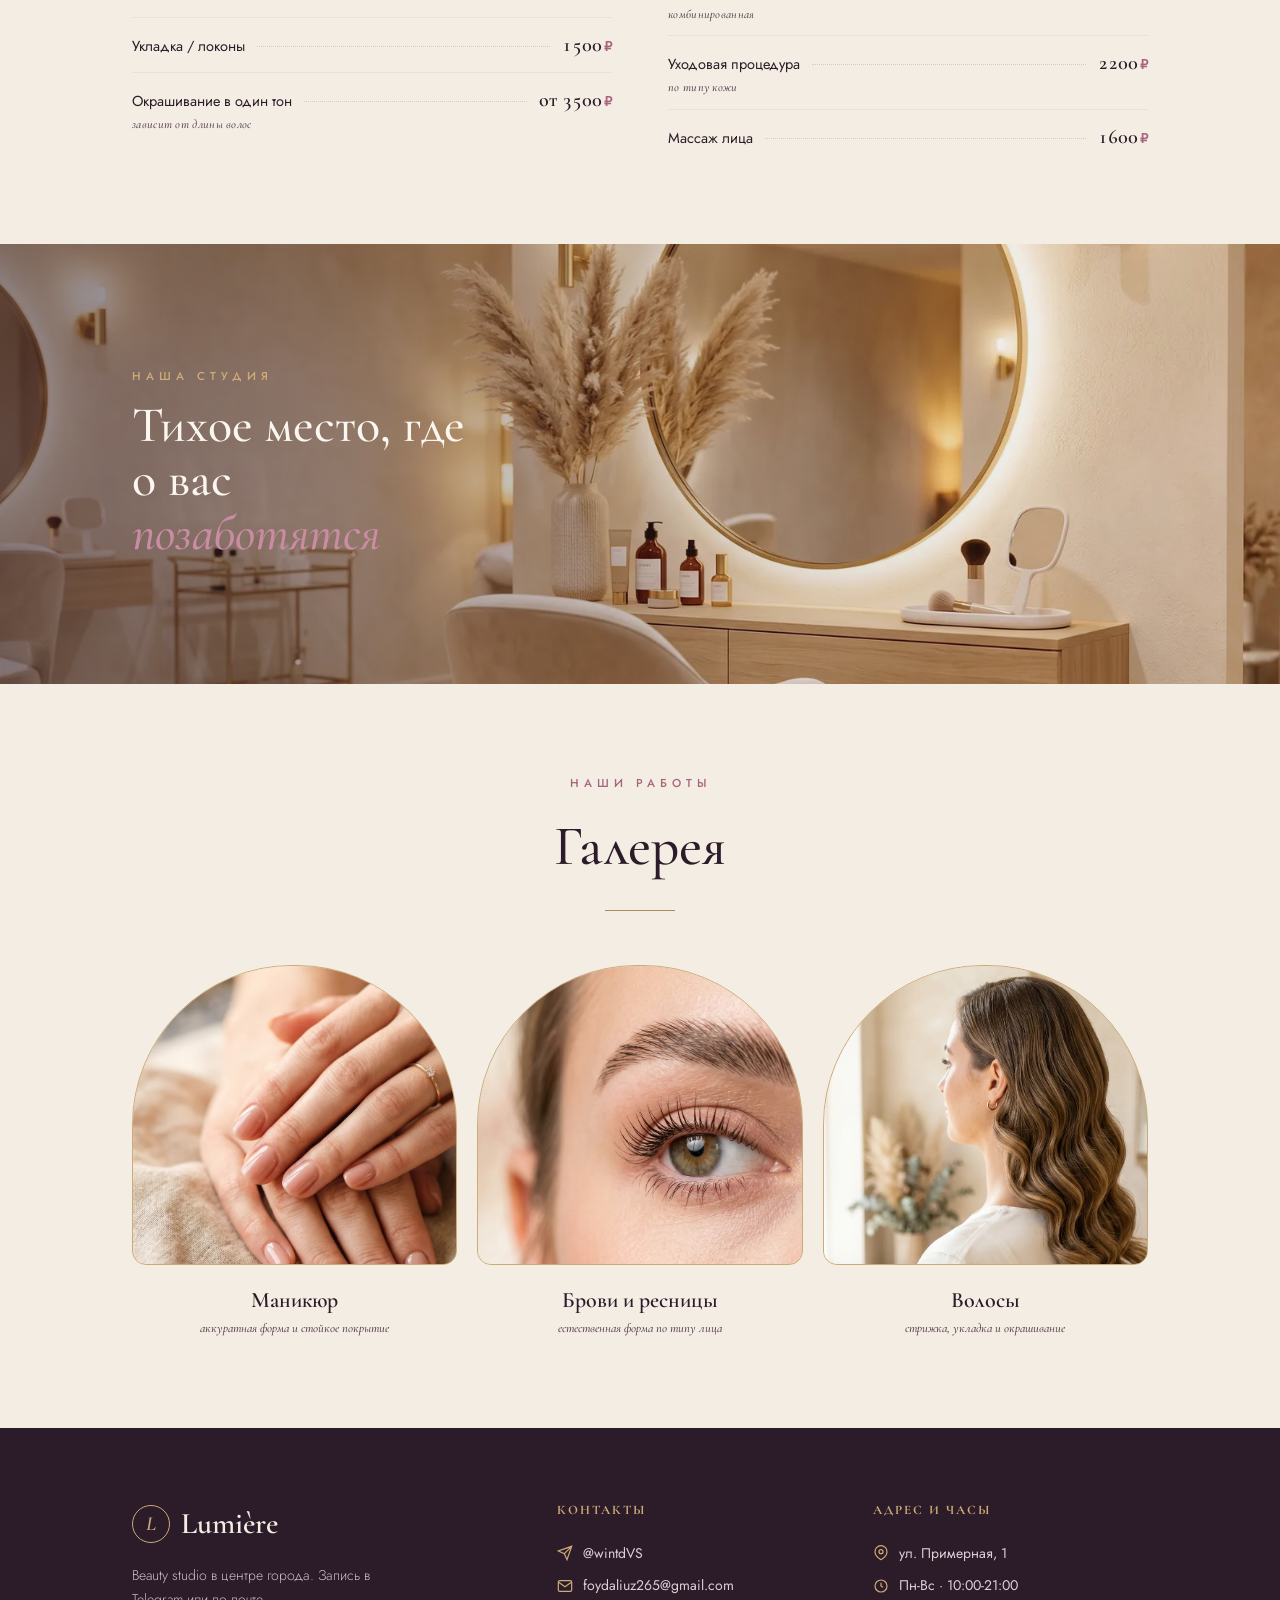
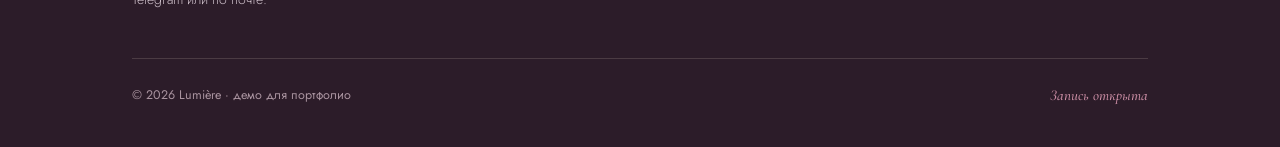
<file: primer_price.html>
<!DOCTYPE html>
<html lang="ru">
<head>
<meta charset="UTF-8">
<meta name="viewport" content="width=device-width, initial-scale=1.0">
<title>Lumière - beauty studio · прайс-лист</title>
<link rel="icon" href="fav-lumiere.svg">
<meta name="description" content="Lumière - beauty studio в центре города: маникюр, брови, ресницы и волосы. Прайс-лист и запись.">
<meta property="og:type" content="website">
<meta property="og:site_name" content="Lumière">
<meta property="og:title" content="Lumière - beauty studio">
<meta property="og:description" content="Маникюр, брови, ресницы и волосы. Прайс-лист и онлайн-запись.">
<meta property="og:url" content="https://luxe-mire.bond/primer_price.html">
<meta property="og:image" content="https://luxe-mire.bond/lumiere-hero.webp">
<meta name="twitter:card" content="summary_large_image">
<link rel="stylesheet" href="fonts.css">
<style>
  :root{
    --ivory:#f4ede3; --ivory-2:#ebe1d3; --aubergine:#2c1c29; --aubergine-2:#5a4452;
    --rose:#a9657f; --rose-soft:#c98ca3; --gold:#b08d57; --gold-2:#cbab78; --line:#d8c9b6; --paper:#fbf7f0;
    --placeholder:linear-gradient(150deg,#e7d2cf 0%,#d9b9a0 45%,#cbab78 100%);
  }
  *{margin:0;padding:0;box-sizing:border-box}
  html{scroll-behavior:smooth;overflow-x:hidden}
  body{font-family:'Jost',sans-serif;background:var(--ivory);color:var(--aubergine);-webkit-font-smoothing:antialiased;overflow-x:hidden;position:relative;line-height:1.6}
  ::selection{background:var(--rose);color:var(--paper)}
  body::before{content:"";position:fixed;inset:0;pointer-events:none;opacity:.5;mix-blend-mode:multiply;z-index:0;
    background-image:url("data:image/svg+xml,%3Csvg xmlns='http://www.w3.org/2000/svg' width='200' height='200'%3E%3Cfilter id='n'%3E%3CfeTurbulence type='fractalNoise' baseFrequency='0.82' numOctaves='3'/%3E%3C/filter%3E%3Crect width='100%25' height='100%25' filter='url(%23n)' opacity='0.05'/%3E%3C/svg%3E")}
  .serif{font-family:'Cormorant Garamond',serif}
  .wrap{max-width:1080px;margin:0 auto;padding:0 32px;position:relative;z-index:1}
  a{color:inherit;text-decoration:none}

  @keyframes rise{from{opacity:0;transform:translateY(20px)}to{opacity:1;transform:translateY(0)}}
  .rise{opacity:0;animation:rise .9s cubic-bezier(.2,.7,.2,1) forwards}
  .reveal{opacity:0;transform:translateY(26px);transition:opacity .9s cubic-bezier(.2,.7,.2,1),transform .9s cubic-bezier(.2,.7,.2,1)}
  .reveal.in{opacity:1;transform:none}
  @media(prefers-reduced-motion:reduce){.rise{animation:none;opacity:1}.reveal{opacity:1;transform:none;transition:none}*{scroll-behavior:auto}}

  /* soft image frame with graceful fallback */
  .ph{position:relative;overflow:hidden;background:var(--placeholder)}
  .ph::after{content:"";position:absolute;inset:0;background:radial-gradient(120% 120% at 30% 20%,rgba(251,247,240,.35),transparent 60%)}
  .ph img{position:absolute;inset:0;width:100%;height:100%;object-fit:cover;z-index:1}
  .ph .mono-mark{position:absolute;inset:0;z-index:0;display:flex;align-items:center;justify-content:center;
    font-family:'Cormorant Garamond',serif;font-style:italic;font-size:64px;color:rgba(251,247,240,.5)}

  /* ---------- top bar ---------- */
  .topbar{display:flex;justify-content:space-between;align-items:center;padding:26px 0}
  .topbar .lm{display:flex;align-items:center;gap:11px;font-family:'Cormorant Garamond',serif;font-size:26px;font-weight:600;letter-spacing:1px}
  .topbar .lm .mg{width:34px;height:34px;border:1.5px solid var(--gold);border-radius:50%;display:flex;align-items:center;justify-content:center;font-style:italic;font-size:18px;color:var(--gold)}
  .topbar .cta{font-family:'Jost';font-size:13px;font-weight:500;letter-spacing:1.5px;text-transform:uppercase;color:var(--paper);background:var(--aubergine);padding:11px 22px;border-radius:40px;transition:.25s}
  .topbar .cta:hover{background:var(--rose);transform:translateY(-2px)}

  /* ---------- hero ---------- */
  .hero{display:grid;grid-template-columns:1fr 1fr;gap:56px;align-items:center;padding:40px 0 86px}
  .hero .eyebrow{font-size:11.5px;font-weight:500;letter-spacing:5px;text-transform:uppercase;color:var(--rose);margin-bottom:24px;animation-delay:.05s}
  .hero h1{font-family:'Cormorant Garamond',serif;font-weight:500;font-size:clamp(54px,7vw,96px);line-height:.98;letter-spacing:.5px;animation-delay:.14s}
  .hero h1 em{font-style:italic;color:var(--rose)}
  .hero .lead{margin-top:26px;font-size:16px;font-weight:300;color:var(--aubergine-2);max-width:400px;animation-delay:.24s}
  .hero .actions{display:flex;gap:14px;align-items:center;flex-wrap:wrap;margin-top:34px;animation-delay:.32s}
  .btn{font-family:'Jost';font-size:13.5px;font-weight:500;letter-spacing:1.5px;text-transform:uppercase;padding:14px 30px;border-radius:40px;transition:.25s;cursor:pointer;display:inline-block}
  .btn-dark{background:var(--aubergine);color:var(--paper)}
  .btn-dark:hover{background:var(--rose);transform:translateY(-2px)}
  .btn-ghost{border:1px solid var(--line);color:var(--aubergine)}
  .btn-ghost:hover{border-color:var(--rose);color:var(--rose)}
  .hero-visual{position:relative;animation-delay:.2s}
  .hero-visual .ph{height:540px;border-radius:230px 230px 18px 18px;border:1px solid var(--gold-2);box-shadow:0 40px 80px -34px rgba(44,28,41,.5)}
  .hero-visual .badge{position:absolute;bottom:24px;left:-22px;z-index:3;background:var(--paper);border:1px solid var(--line);border-radius:16px;padding:14px 20px;box-shadow:0 18px 40px -18px rgba(44,28,41,.4)}
  .hero-visual .badge b{font-family:'Cormorant Garamond',serif;font-size:24px;font-weight:600;color:var(--gold);display:block;line-height:1}
  .hero-visual .badge span{font-size:11px;letter-spacing:1px;text-transform:uppercase;color:var(--aubergine-2)}
  .hero-visual .sprig{position:absolute;top:-14px;right:26px;width:54px;height:54px;color:var(--gold);z-index:3}

  /* ---------- values strip ---------- */
  .values{border-top:1px solid var(--line);border-bottom:1px solid var(--line);background:var(--paper)}
  .values .wrap{display:flex;justify-content:space-between;gap:30px;flex-wrap:wrap;padding:28px 32px}
  .values .v{display:flex;align-items:center;gap:13px}
  .values .v svg{width:24px;height:24px;stroke:var(--gold);flex:none}
  .values .v b{font-family:'Cormorant Garamond',serif;font-size:18px;font-weight:600;display:block}
  .values .v span{font-size:12.5px;font-weight:300;color:var(--aubergine-2)}

  /* ---------- price ---------- */
  .price-sec{padding:90px 0 80px}
  .sec-head{text-align:center;margin-bottom:54px}
  .sec-head .ey{font-size:11.5px;font-weight:500;letter-spacing:5px;text-transform:uppercase;color:var(--rose)}
  .sec-head h2{font-family:'Cormorant Garamond',serif;font-size:clamp(36px,5vw,56px);font-weight:500;margin-top:10px}
  .sec-head h2::after{content:"";display:block;width:70px;height:1.5px;background:var(--gold);margin:18px auto 0}
  .price-grid{display:grid;grid-template-columns:1fr 1fr;gap:26px 56px}
  .cat{break-inside:avoid}
  .cat-title{display:flex;align-items:center;gap:14px;margin-bottom:14px}
  .cat-title .ic{width:34px;height:34px;flex:none;border:1px solid var(--gold-2);border-radius:50%;display:flex;align-items:center;justify-content:center}
  .cat-title .ic svg{width:19px;height:19px;stroke:var(--rose)}
  .cat-title h3{font-family:'Cormorant Garamond',serif;font-size:25px;font-weight:600;letter-spacing:.5px}
  .cat-title .tline{flex:1;height:1px;background:var(--line)}
  .row{display:flex;align-items:baseline;padding:11px 0}
  .row + .row{border-top:1px solid var(--ivory-2)}
  .name{font-size:14.5px;font-weight:400}
  .desc{display:block;font-size:12px;font-weight:300;color:var(--aubergine-2);margin-top:3px;font-style:italic;font-family:'Cormorant Garamond',serif;letter-spacing:.3px}
  .dots{flex:1;margin:0 12px;border-bottom:1px dotted var(--line);transform:translateY(-4px)}
  .pricev{font-family:'Cormorant Garamond',serif;font-size:20px;font-weight:600;white-space:nowrap;font-variant-numeric:tabular-nums}
  .pricev span{font-size:13px;color:var(--rose);margin-left:2px}

  /* ---------- atmosphere ---------- */
  .atmo{position:relative}
  .atmo .ph{height:440px}
  .atmo .ph::before{content:"";position:absolute;inset:0;z-index:2;background:linear-gradient(90deg,rgba(44,28,41,.55),rgba(44,28,41,.15) 60%,transparent)}
  .atmo .overlay{position:absolute;inset:0;z-index:3;display:flex;align-items:center}
  .atmo .overlay .wrap{width:100%}
  .atmo .overlay .ey{font-size:11.5px;font-weight:500;letter-spacing:5px;text-transform:uppercase;color:var(--gold-2)}
  .atmo .overlay h2{font-family:'Cormorant Garamond',serif;font-size:clamp(30px,4.4vw,50px);font-weight:500;color:var(--paper);line-height:1.08;margin:12px 0 0;max-width:14ch}
  .atmo .overlay h2 em{font-style:italic;color:var(--rose-soft)}

  /* ---------- gallery ---------- */
  .gallery-sec{padding:90px 0}
  .gallery{display:grid;grid-template-columns:repeat(3,1fr);gap:20px}
  .gcard{text-align:center}
  .gcard .ph{height:300px;border-radius:160px 160px 14px 14px;border:1px solid var(--gold-2);transition:transform .5s cubic-bezier(.2,.7,.2,1),box-shadow .5s}
  .gcard:hover .ph{transform:translateY(-6px);box-shadow:0 30px 56px -30px rgba(44,28,41,.5)}
  .gcard h4{font-family:'Cormorant Garamond',serif;font-size:22px;font-weight:600;margin-top:18px}
  .gcard p{font-size:12.5px;font-weight:300;color:var(--aubergine-2);font-style:italic;font-family:'Cormorant Garamond',serif}

  /* ---------- footer ---------- */
  .foot{background:var(--aubergine);color:var(--ivory);padding:72px 0 40px;position:relative;z-index:1}
  .foot .grid{display:grid;grid-template-columns:1.4fr 1fr 1fr;gap:40px;margin-bottom:46px}
  .foot .lm{display:flex;align-items:center;gap:11px;font-family:'Cormorant Garamond',serif;font-size:30px;font-weight:600;margin-bottom:16px}
  .foot .lm .mg{width:38px;height:38px;border:1.5px solid var(--gold-2);border-radius:50%;display:flex;align-items:center;justify-content:center;font-style:italic;font-size:20px;color:var(--gold-2)}
  .foot p.intro{font-size:14px;font-weight:300;color:#cdbfc9;max-width:280px;line-height:1.7}
  .foot h5{font-family:'Cormorant Garamond',serif;font-size:13px;letter-spacing:2px;text-transform:uppercase;color:var(--gold-2);margin-bottom:16px}
  .foot .ln{display:flex;align-items:center;gap:10px;font-size:14px;color:#dccfd6;padding:5px 0}
  .foot .ln svg{width:16px;height:16px;stroke:var(--gold-2);flex:none}
  .foot .bottom{border-top:1px solid rgba(216,201,182,.18);padding-top:24px;display:flex;justify-content:space-between;align-items:center;flex-wrap:wrap;gap:14px}
  .foot .bottom span{font-size:12.5px;color:#a9939f}
  .foot .bottom .note{font-family:'Cormorant Garamond',serif;font-style:italic;font-size:15px;color:var(--rose-soft)}

  .demo-tag{position:fixed;top:14px;right:14px;z-index:60;background:var(--paper);border:1px solid var(--gold);color:var(--aubergine);font-size:11px;font-weight:500;letter-spacing:1px;padding:6px 12px;border-radius:20px}

  @media(max-width:880px){
    .hero{grid-template-columns:1fr;gap:36px}
    .hero-visual{order:-1}.hero-visual .ph{height:440px}
    .price-grid{grid-template-columns:1fr;gap:8px 0}
    .foot .grid{grid-template-columns:1fr 1fr}
  }
  @media(max-width:600px){
    .wrap{padding:0 22px}
    .gallery{grid-template-columns:1fr;gap:24px}
    .gcard .ph{height:320px}
    .values .wrap{flex-direction:column;gap:18px}
    .foot .grid{grid-template-columns:1fr}
    .topbar .cta{display:none}
  }
</style>
</head>
<body>

  <div class="wrap">
    <div class="topbar rise">
      <a class="lm" href="#top"><span class="mg">L</span>Lumière</a>
      <a class="cta" href="#contact">Записаться</a>
    </div>

    <span id="top"></span>
    <header class="hero">
      <div>
        <div class="eyebrow rise">Beauty Studio · с 2018 года</div>
        <h1 class="rise">Красота<br>в <em>деталях</em></h1>
        <p class="lead rise">Маникюр, брови, ресницы и волосы в уютной студии в центре города. Премиальные материалы и мастера с опытом от пяти лет.</p>
        <div class="actions rise">
          <a class="btn btn-dark" href="#price">Смотреть прайс</a>
          <a class="btn btn-ghost" href="#contact">Как нас найти</a>
        </div>
      </div>
      <div class="hero-visual rise">
        <svg class="sprig" viewBox="0 0 24 24" fill="none" stroke="currentColor" stroke-width="1.4"><path d="M12 22V8M12 8c0-3 2-5 5-5 0 3-2 5-5 5zM12 12c0-3-2-5-5-5 0 3 2 5 5 5z"/></svg>
        <div class="ph">
          <span class="mono-mark">L</span>
          <img src="lumiere-hero.webp" alt="Портрет: естественный макияж" onerror="this.remove()">
        </div>
        <div class="badge"><b>4.9 / 5</b><span>280+ отзывов</span></div>
      </div>
    </header>
  </div>

  <!-- VALUES -->
  <div class="values reveal">
    <div class="wrap">
      <div class="v"><svg viewBox="0 0 24 24" fill="none" stroke-width="1.5"><path d="M12 2l2.5 6.5L21 9l-5 4 1.8 7-5.8-4-5.8 4L8 13 3 9l6.5-.5z"/></svg><div><b>Мастера от 5 лет</b><span>сертифицированные специалисты</span></div></div>
      <div class="v"><svg viewBox="0 0 24 24" fill="none" stroke-width="1.5"><path d="M12 2a7 7 0 017 7c0 5-7 13-7 13S5 14 5 9a7 7 0 017-7z"/><circle cx="12" cy="9" r="2.5"/></svg><div><b>Стерильность</b><span>одноразовые расходники</span></div></div>
      <div class="v"><svg viewBox="0 0 24 24" fill="none" stroke-width="1.5"><path d="M20 12a8 8 0 11-8-8M20 4l-8 8-3-3"/></svg><div><b>Премиум-материалы</b><span>проверенные бренды</span></div></div>
    </div>
  </div>

  <!-- PRICE -->
  <section class="price-sec" id="price">
    <div class="wrap">
      <div class="sec-head reveal">
        <div class="ey">Услуги и цены</div>
        <h2 class="serif">Прайс-лист</h2>
      </div>
      <div class="price-grid">
        <section class="cat reveal">
          <div class="cat-title"><span class="ic"><svg viewBox="0 0 24 24" fill="none" stroke-width="1.6"><path d="M9 11V6a3 3 0 0 1 6 0v5"/><path d="M5 11h14l-1 9H6z"/></svg></span><h3>Маникюр</h3><span class="tline"></span></div>
          <div class="row"><span class="name">Маникюр классический<span class="desc">обработка и форма</span></span><span class="dots"></span><span class="pricev">1200<span>₽</span></span></div>
          <div class="row"><span class="name">Маникюр + гель-лак<span class="desc">стойкость до 3 недель</span></span><span class="dots"></span><span class="pricev">2000<span>₽</span></span></div>
          <div class="row"><span class="name">Дизайн ногтей<span class="desc">за один ноготь</span></span><span class="dots"></span><span class="pricev">150<span>₽</span></span></div>
          <div class="row"><span class="name">Снятие покрытия</span><span class="dots"></span><span class="pricev">400<span>₽</span></span></div>
        </section>

        <section class="cat reveal" style="transition-delay:.08s">
          <div class="cat-title"><span class="ic"><svg viewBox="0 0 24 24" fill="none" stroke-width="1.6"><path d="M2 12s4-7 10-7 10 7 10 7-4 7-10 7S2 12 2 12z"/><circle cx="12" cy="12" r="3"/></svg></span><h3>Брови и ресницы</h3><span class="tline"></span></div>
          <div class="row"><span class="name">Коррекция бровей<span class="desc">пинцет / нить</span></span><span class="dots"></span><span class="pricev">700<span>₽</span></span></div>
          <div class="row"><span class="name">Окрашивание бровей<span class="desc">краска / хна</span></span><span class="dots"></span><span class="pricev">900<span>₽</span></span></div>
          <div class="row"><span class="name">Ламинирование ресниц</span><span class="dots"></span><span class="pricev">2500<span>₽</span></span></div>
        </section>

        <section class="cat reveal" style="transition-delay:.16s">
          <div class="cat-title"><span class="ic"><svg viewBox="0 0 24 24" fill="none" stroke-width="1.6"><circle cx="6" cy="6" r="3"/><circle cx="6" cy="18" r="3"/><path d="M20 4L8.12 15.88M14.47 14.48L20 20M8.12 8.12L12 12"/></svg></span><h3>Стрижка и укладка</h3><span class="tline"></span></div>
          <div class="row"><span class="name">Женская стрижка</span><span class="dots"></span><span class="pricev">1800<span>₽</span></span></div>
          <div class="row"><span class="name">Укладка / локоны</span><span class="dots"></span><span class="pricev">1500<span>₽</span></span></div>
          <div class="row"><span class="name">Окрашивание в один тон<span class="desc">зависит от длины волос</span></span><span class="dots"></span><span class="pricev">от 3500<span>₽</span></span></div>
        </section>

        <section class="cat reveal" style="transition-delay:.24s">
          <div class="cat-title"><span class="ic"><svg viewBox="0 0 24 24" fill="none" stroke-width="1.6"><path d="M12 2v6M12 22v-4M5 9l3 2M19 9l-3 2M5 16l3-2M19 16l-3-2"/><circle cx="12" cy="12" r="2.5"/></svg></span><h3>Уход за лицом</h3><span class="tline"></span></div>
          <div class="row"><span class="name">Чистка лица<span class="desc">комбинированная</span></span><span class="dots"></span><span class="pricev">2800<span>₽</span></span></div>
          <div class="row"><span class="name">Уходовая процедура<span class="desc">по типу кожи</span></span><span class="dots"></span><span class="pricev">2200<span>₽</span></span></div>
          <div class="row"><span class="name">Массаж лица</span><span class="dots"></span><span class="pricev">1600<span>₽</span></span></div>
        </section>
      </div>
    </div>
  </section>

  <!-- ATMOSPHERE -->
  <section class="atmo reveal">
    <div class="ph" style="height:440px">
      <span class="mono-mark">L</span>
      <img src="lumiere-interior.webp" alt="Интерьер студии Lumière" onerror="this.remove()">
    </div>
    <div class="overlay">
      <div class="wrap">
        <div class="ey">Наша студия</div>
        <h2 class="serif">Тихое место, где о вас <em>позаботятся</em></h2>
      </div>
    </div>
  </section>

  <!-- GALLERY -->
  <section class="gallery-sec" id="gallery">
    <div class="wrap">
      <div class="sec-head reveal">
        <div class="ey">Наши работы</div>
        <h2 class="serif">Галерея</h2>
      </div>
      <div class="gallery">
        <div class="gcard reveal">
          <div class="ph"><span class="mono-mark">L</span><img src="lumiere-nails.webp" alt="Маникюр с гель-лаком" onerror="this.remove()"></div>
          <h4>Маникюр</h4><p>аккуратная форма и стойкое покрытие</p>
        </div>
        <div class="gcard reveal" style="transition-delay:.1s">
          <div class="ph"><span class="mono-mark">L</span><img src="lumiere-brows.webp" alt="Оформление бровей" onerror="this.remove()"></div>
          <h4>Брови и ресницы</h4><p>естественная форма по типу лица</p>
        </div>
        <div class="gcard reveal" style="transition-delay:.2s">
          <div class="ph"><span class="mono-mark">L</span><img src="lumiere-hair.webp" alt="Укладка волос" onerror="this.remove()"></div>
          <h4>Волосы</h4><p>стрижка, укладка и окрашивание</p>
        </div>
      </div>
    </div>
  </section>

  <!-- FOOTER / CONTACT -->
  <footer class="foot" id="contact">
    <div class="wrap">
      <div class="grid">
        <div>
          <div class="lm"><span class="mg">L</span>Lumière</div>
          <p class="intro">Beauty studio в центре города. Запись в Telegram или по почте.</p>
        </div>
        <div>
          <h5>Контакты</h5>
          <div class="ln"><svg viewBox="0 0 24 24" fill="none" stroke-width="1.8"><path d="M22 2L11 13M22 2l-7 20-4-9-9-4z"/></svg><a href="https://t.me/wintdVS" target="_blank" rel="noopener" style="color:inherit;text-decoration:none">@wintdVS</a></div>
          <div class="ln"><svg viewBox="0 0 24 24" fill="none" stroke-width="1.8"><rect x="2" y="4" width="20" height="16" rx="2"/><path d="M2 6l10 7L22 6"/></svg><a href="mailto:foydaliuz265@gmail.com" style="color:inherit;text-decoration:none">foydaliuz265@gmail.com</a></div>
        </div>
        <div>
          <h5>Адрес и часы</h5>
          <div class="ln"><svg viewBox="0 0 24 24" fill="none" stroke-width="1.8"><path d="M21 10c0 7-9 12-9 12s-9-5-9-12a9 9 0 0 1 18 0z"/><circle cx="12" cy="10" r="3"/></svg>ул. Примерная, 1</div>
          <div class="ln"><svg viewBox="0 0 24 24" fill="none" stroke-width="1.8"><circle cx="12" cy="12" r="9"/><path d="M12 7v5l3 2"/></svg>Пн-Вс · 10:00-21:00</div>
        </div>
      </div>
      <div class="bottom">
        <span>© 2026 Lumière · демо для портфолио</span>
        <span class="note">Запись открыта</span>
      </div>
    </div>
  </footer>

  <script>
    const io=new IntersectionObserver((es)=>{es.forEach(e=>{if(e.isIntersecting){e.target.classList.add('in');io.unobserve(e.target)}})},{threshold:.14});
    document.querySelectorAll('.reveal').forEach(el=>io.observe(el));
  </script>
</body>
</html>
</file>
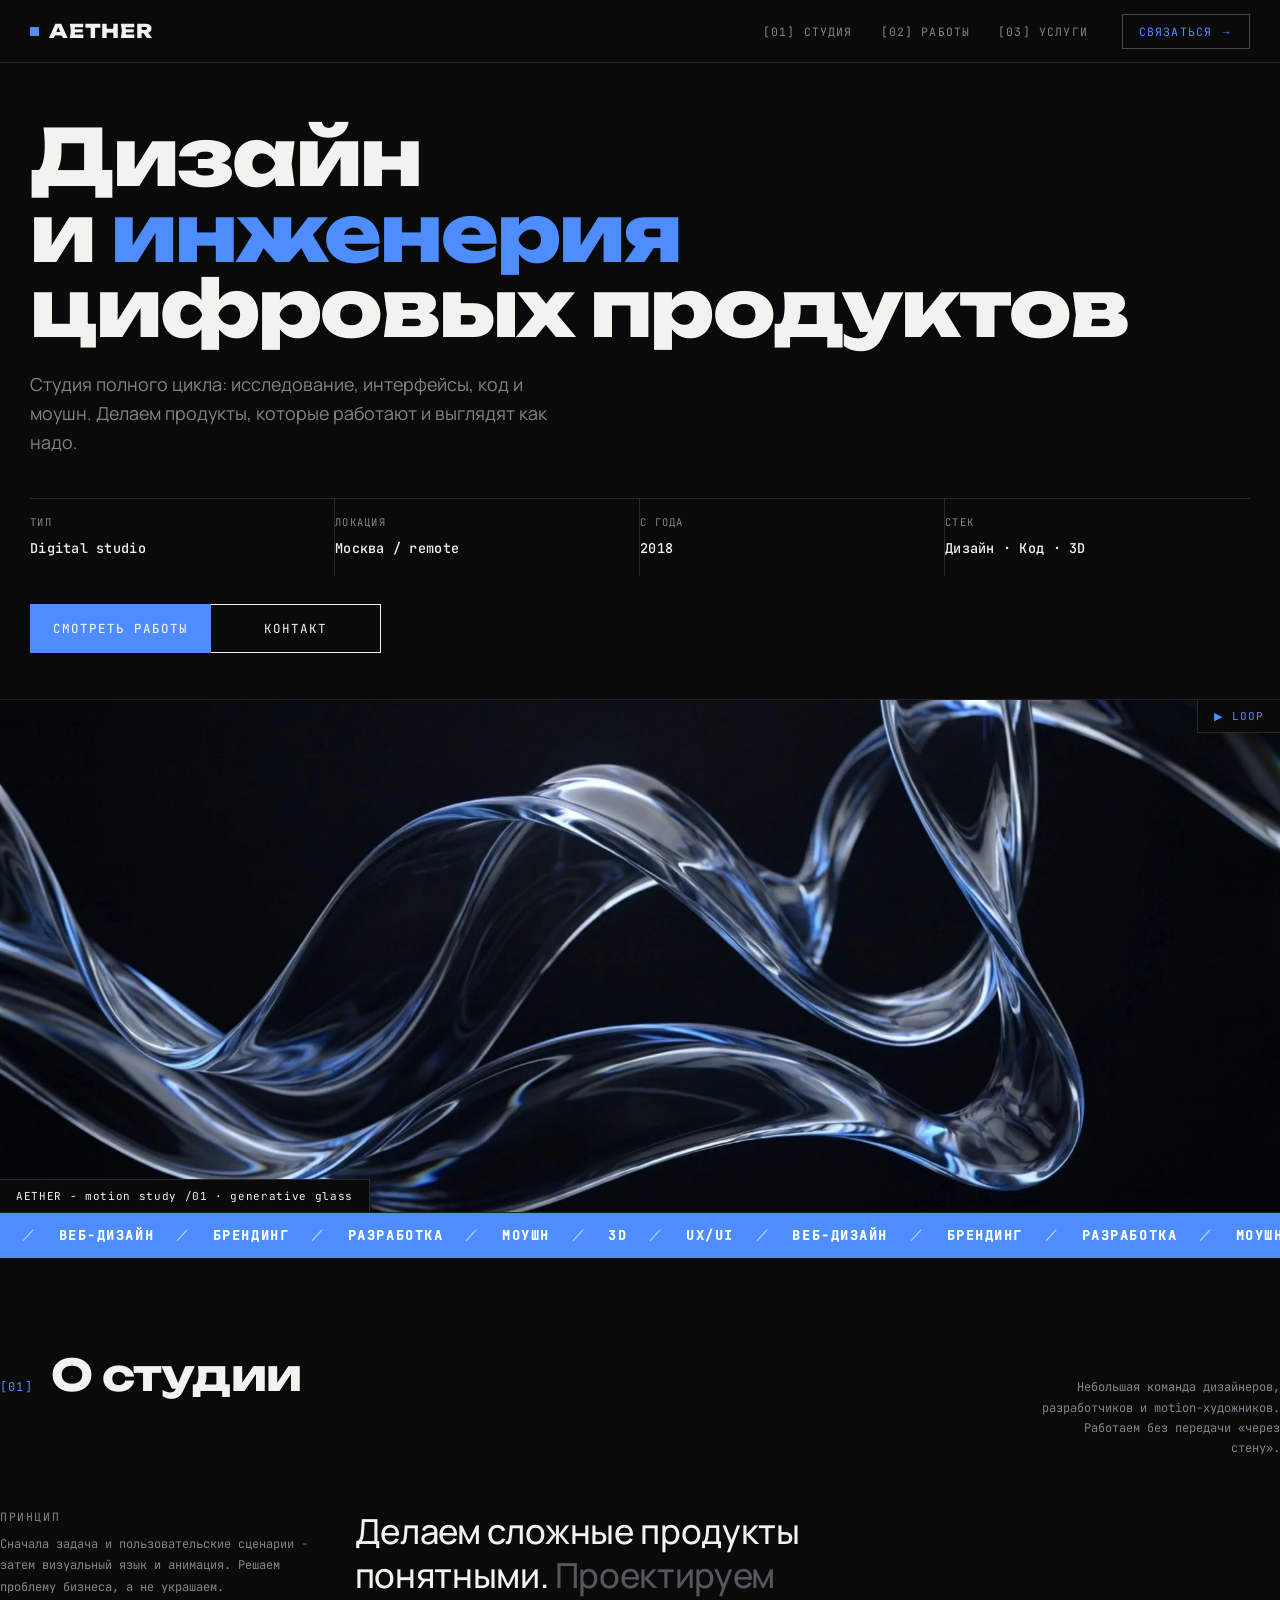
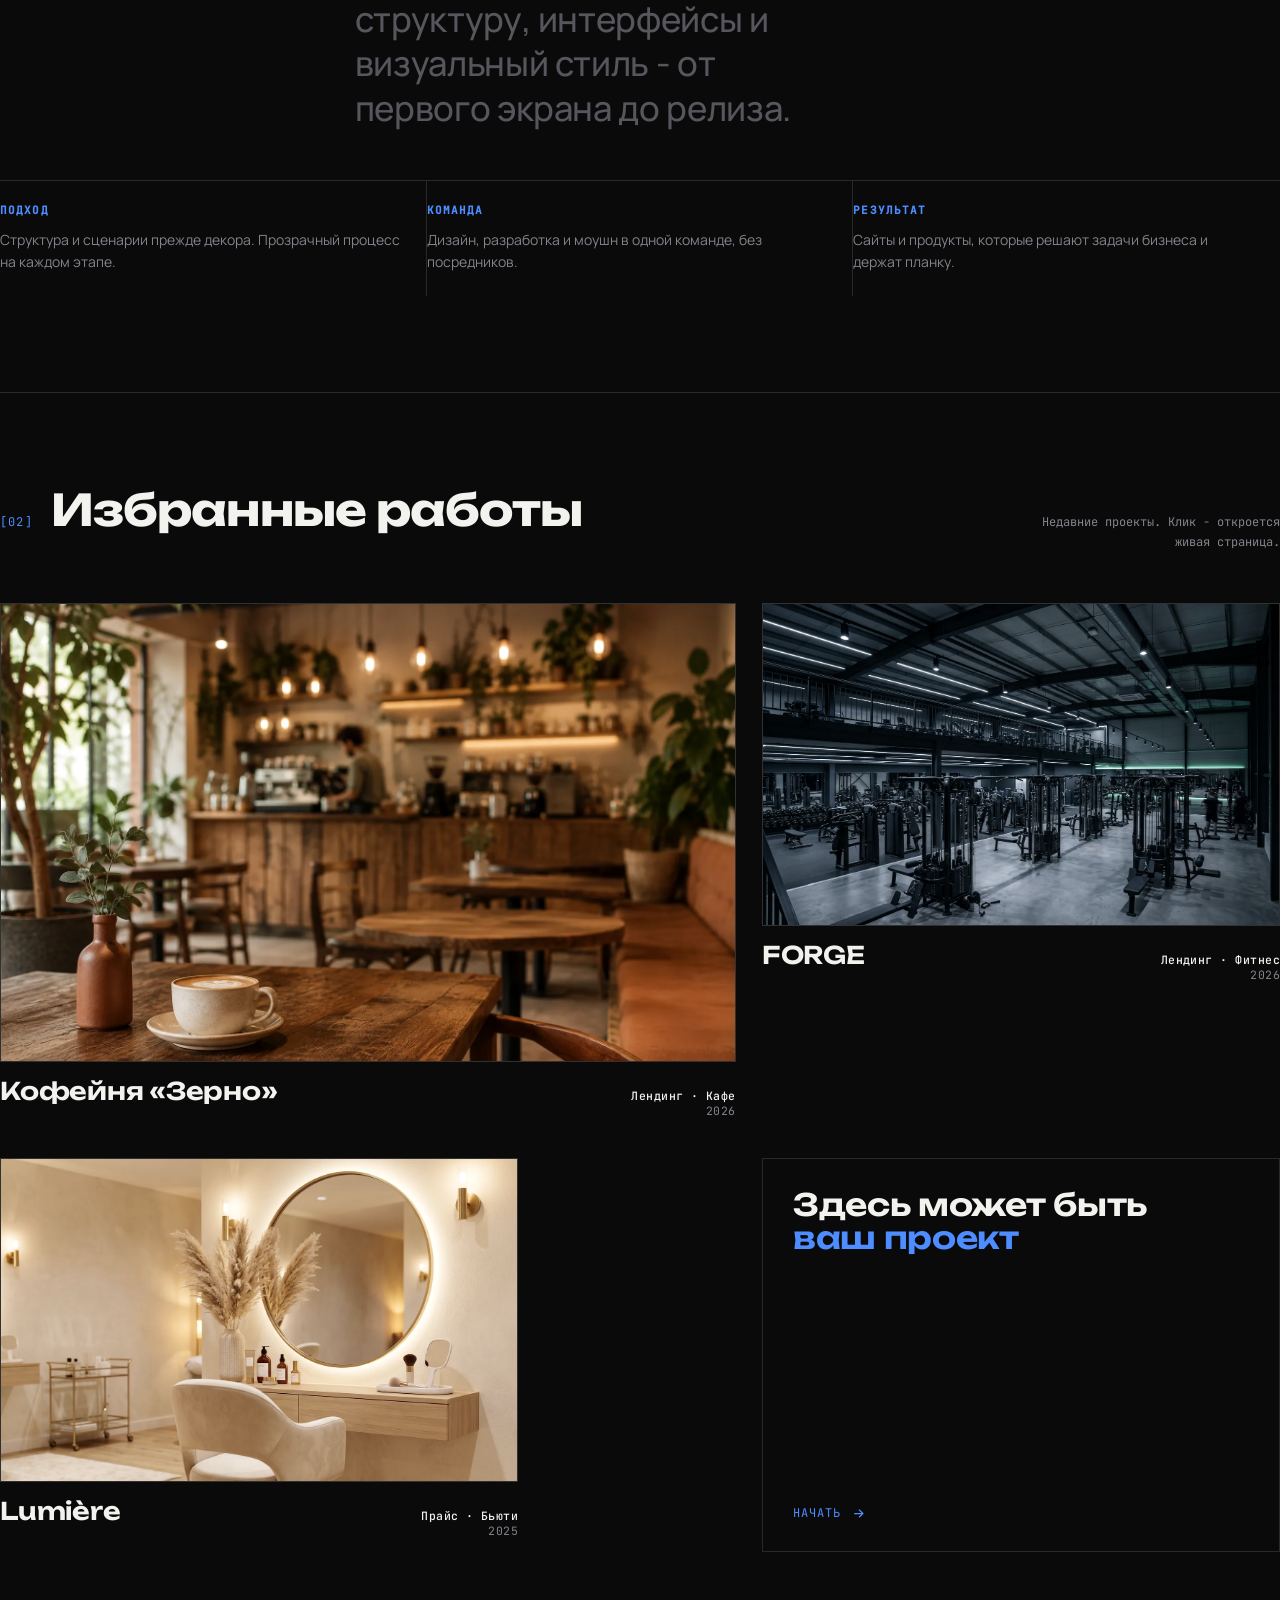
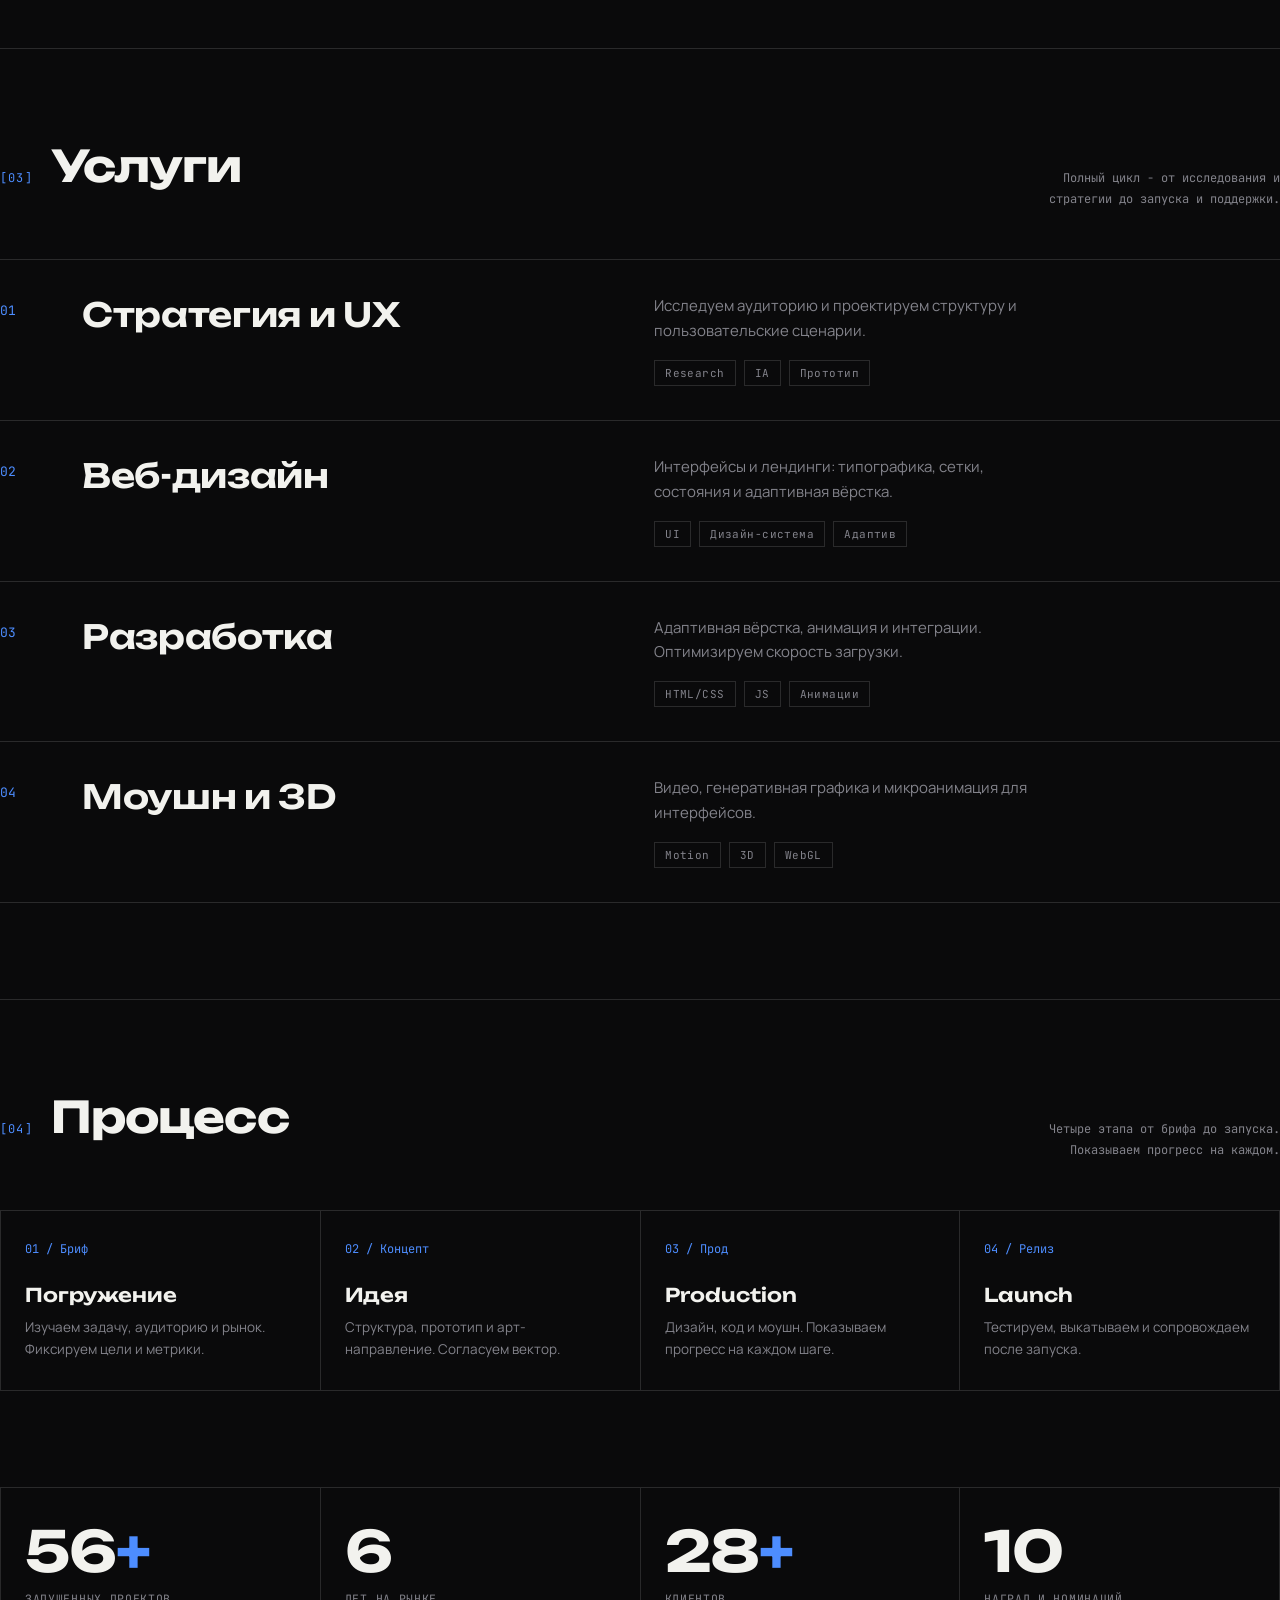
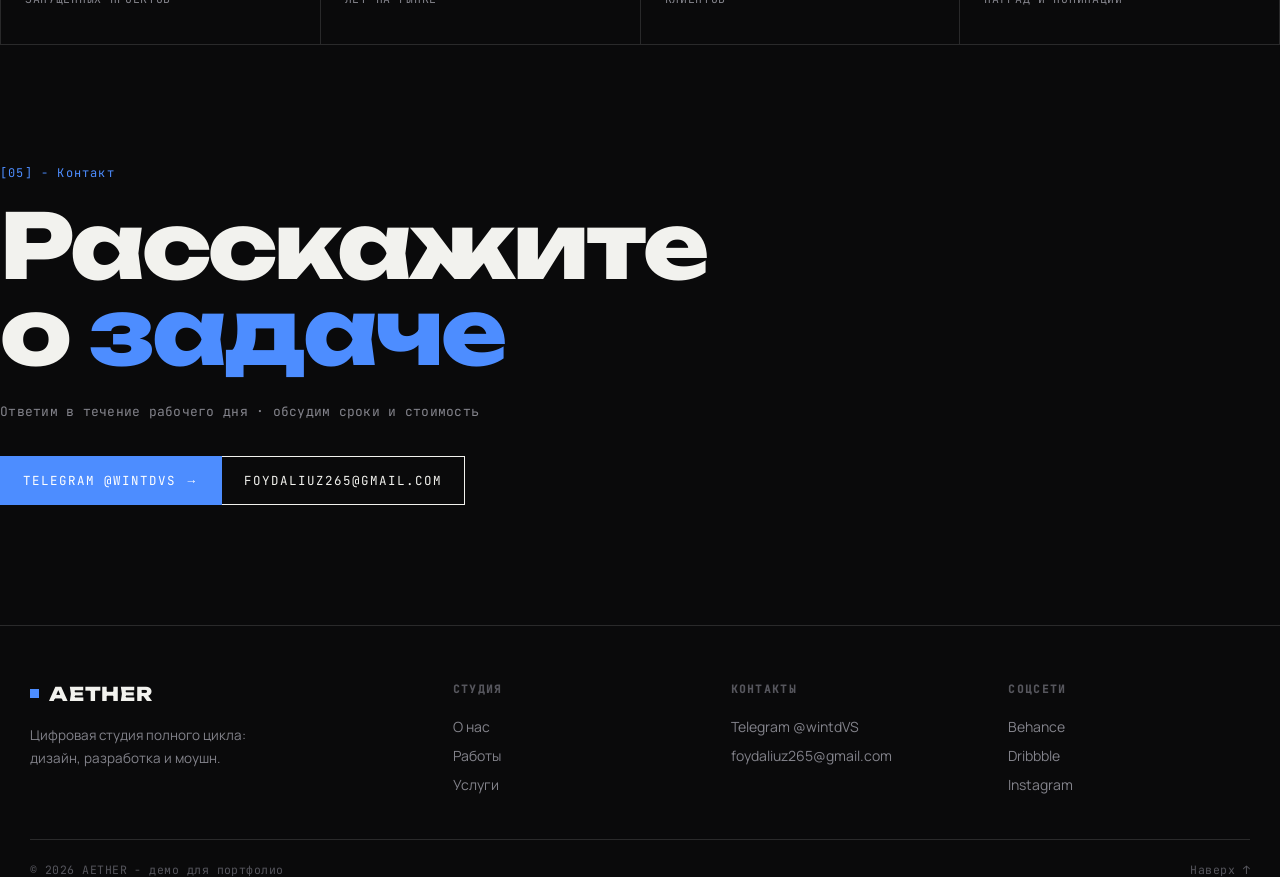
<file: studio.html>
<!DOCTYPE html>
<html lang="ru">
<head>
<meta charset="UTF-8">
<meta name="viewport" content="width=device-width, initial-scale=1.0">
<title>AETHER - цифровая студия</title>
<link rel="icon" href="fav-studio.svg">
<meta name="description" content="AETHER - цифровая студия полного цикла: дизайн, разработка и моушн.">
<meta property="og:type" content="website">
<meta property="og:site_name" content="AETHER">
<meta property="og:title" content="AETHER - цифровая студия">
<meta property="og:description" content="Дизайн, разработка и моушн. Проектируем сайты и интерфейсы - от исследования до запуска.">
<meta property="og:url" content="https://luxe-mire.bond/studio.html">
<meta property="og:image" content="https://luxe-mire.bond/aether-poster.webp">
<meta name="twitter:card" content="summary_large_image">
<link rel="stylesheet" href="fonts.css">
<style>
  :root{
    --bg:#0a0a0b; --bg2:#121214; --ink:#f2f2ee; --muted:#83838b; --faint:#56565d;
    --accent:#4d8dff; --accent-ink:#04122e; --line:rgba(255,255,255,.13); --line-2:rgba(255,255,255,.26);
  }
  *{margin:0;padding:0;box-sizing:border-box}
  html{scroll-behavior:smooth;overflow-x:hidden}
  body{font-family:'Manrope',sans-serif;background:var(--bg);color:var(--ink);-webkit-font-smoothing:antialiased;overflow-x:hidden}
  .mono{font-family:'JetBrains Mono',monospace}
  .disp{font-family:'Unbounded',sans-serif}
  a{color:inherit;text-decoration:none}
  ::selection{background:var(--accent);color:#000}
  img,video{display:block}
  .wrap{max-width:1340px;margin:0 auto;padding:0 30px}
  .acc{color:var(--accent)}
  .lbl{font-family:'JetBrains Mono',monospace;font-size:11.5px;letter-spacing:.14em;text-transform:uppercase;color:var(--muted)}

  @keyframes rise{from{opacity:0;transform:translateY(20px)}to{opacity:1;transform:translateY(0)}}
  .rise{opacity:0;animation:rise .8s cubic-bezier(.2,.7,.2,1) forwards}
  .reveal{opacity:0;transform:translateY(22px);transition:opacity .7s cubic-bezier(.2,.7,.2,1),transform .7s cubic-bezier(.2,.7,.2,1)}
  .reveal.in{opacity:1;transform:none}
  @media(prefers-reduced-motion:reduce){.rise{animation:none;opacity:1}.reveal{opacity:1;transform:none;transition:none}.mq__track{animation:none}.hero-vid{display:none}*{scroll-behavior:auto}}

  /* buttons - hard rectangles, mono */
  .btn{display:inline-flex;align-items:center;gap:10px;font-family:'JetBrains Mono';font-size:12.5px;letter-spacing:.08em;text-transform:uppercase;padding:15px 22px;border:1px solid var(--ink);color:var(--ink);background:transparent;cursor:pointer;transition:.18s}
  .btn:hover{background:var(--ink);color:var(--bg)}
  .btn.fill{background:var(--accent);border-color:var(--accent);color:#fff}
  .btn.fill:hover{background:var(--ink);border-color:var(--ink);color:var(--bg)}
  a:focus-visible,button:focus-visible{outline:2px solid var(--accent);outline-offset:3px}
  a,button{touch-action:manipulation}

  /* ---------- nav ---------- */
  .nav-outer{position:sticky;top:0;z-index:60;background:var(--bg);border-bottom:1px solid var(--line)}
  nav{display:flex;align-items:center;justify-content:space-between;height:62px}
  .logo{font-family:'Unbounded';font-weight:800;font-size:19px;letter-spacing:.04em;display:flex;align-items:center;gap:10px}
  .logo::before{content:"";width:9px;height:9px;background:var(--accent)}
  .nav-links{display:flex;gap:4px}
  .nav-links a{font-family:'JetBrains Mono';font-size:11.5px;letter-spacing:.1em;text-transform:uppercase;color:var(--muted);padding:8px 12px;transition:.18s}
  .nav-links a:hover{color:var(--ink)}
  .nav-cta{font-family:'JetBrains Mono';font-size:11.5px;letter-spacing:.1em;text-transform:uppercase;color:var(--accent);border:1px solid var(--line-2);padding:9px 16px;transition:.18s}
  .nav-cta:hover{background:var(--accent);border-color:var(--accent);color:#fff}
  .nav-r{display:flex;align-items:center;gap:22px}
  .nav-toggle{display:none;flex-direction:column;gap:5px;width:40px;height:40px;align-items:flex-end;justify-content:center;background:none;border:none;cursor:pointer}
  .nav-toggle span{display:block;width:24px;height:2px;background:var(--ink);transition:.3s}
  .nav-toggle.active span:nth-child(1){transform:translateY(7px) rotate(45deg)}
  .nav-toggle.active span:nth-child(2){opacity:0}
  .nav-toggle.active span:nth-child(3){width:24px;transform:translateY(-7px) rotate(-45deg)}
  .mobile-menu{display:none;flex-direction:column;overflow:hidden;max-height:0;transition:max-height .35s ease;border-top:1px solid transparent}
  .mobile-menu a{font-family:'Unbounded';font-weight:600;font-size:20px;color:var(--ink);padding:16px 0;border-bottom:1px solid var(--line)}
  .mobile-menu a .mono{display:block;font-size:11px;color:var(--muted);margin-top:3px}

  /* ---------- hero ---------- */
  .hero{padding:56px 0 0}
  .hero-top{padding-bottom:46px}
  .hero h1{font-family:'Unbounded';font-weight:800;font-size:clamp(36px,6.1vw,88px);line-height:.97;letter-spacing:-.025em}
  .hero h1 .acc{color:var(--accent)}
  .hero h1 small{display:block;font-family:'Manrope';font-weight:400;font-size:clamp(15px,1.4vw,18px);letter-spacing:0;color:var(--muted);margin-top:24px;max-width:48ch;line-height:1.6}
  .hero-meta{display:grid;grid-template-columns:repeat(4,1fr);border-top:1px solid var(--line);margin-top:42px}
  .hero-meta .m{padding:16px 20px 18px 0;border-right:1px solid var(--line)}
  .hero-meta .m:last-child{border-right:none}
  .hero-meta .m span{display:block;font-family:'JetBrains Mono';font-size:10.5px;letter-spacing:.12em;text-transform:uppercase;color:var(--muted);margin-bottom:7px}
  .hero-meta .m b{font-family:'JetBrains Mono';font-size:13.5px;font-weight:500;color:var(--ink);letter-spacing:.02em}
  .hero-actions{display:flex;gap:0;margin-top:28px}
  .hero-actions .btn{min-width:170px;justify-content:center}
  .hero-actions .btn+.btn{border-left:none}

  /* film strip - full bleed raw video */
  .film{position:relative;border-top:1px solid var(--line);border-bottom:1px solid var(--line);overflow:hidden;background:#000}
  .hero-vid{width:100%;height:clamp(240px,40vw,520px);object-fit:cover}
  .film .cap{position:absolute;left:0;bottom:0;font-family:'JetBrains Mono';font-size:11px;letter-spacing:.06em;color:var(--ink);background:var(--bg);padding:9px 16px;border-top:1px solid var(--line);border-right:1px solid var(--line)}
  .film .tag{position:absolute;right:0;top:0;font-family:'JetBrains Mono';font-size:11px;letter-spacing:.1em;text-transform:uppercase;color:var(--accent);background:var(--bg);padding:9px 16px;border-bottom:1px solid var(--line);border-left:1px solid var(--line)}

  /* ---------- marquee (accent band) ---------- */
  .mq{background:var(--accent);overflow:hidden;padding:13px 0;border-bottom:1px solid var(--accent)}
  .mq__track{display:flex;width:max-content;animation:slide 30s linear infinite}
  .mq__track span{font-family:'JetBrains Mono';font-weight:600;font-size:13px;letter-spacing:.12em;text-transform:uppercase;color:#fff;padding:0 0;display:flex;align-items:center;white-space:nowrap}
  .mq__track span::before{content:"／";padding:0 22px;opacity:.55}
  @keyframes slide{to{transform:translateX(-50%)}}

  /* ---------- section chrome ---------- */
  section{border-bottom:1px solid var(--line)}
  .sec{padding:96px 0}
  .shead{display:flex;align-items:baseline;justify-content:space-between;gap:24px;margin-bottom:50px;flex-wrap:wrap}
  .shead .idx{font-family:'JetBrains Mono';font-size:12px;letter-spacing:.1em;color:var(--accent)}
  .shead h2{font-family:'Unbounded';font-weight:700;font-size:clamp(26px,3.4vw,46px);letter-spacing:-.02em;line-height:1}
  .shead .note{font-family:'JetBrains Mono';font-size:12px;color:var(--muted);max-width:34ch;text-align:right;line-height:1.7}

  /* ---------- about / statement ---------- */
  .about-grid{display:grid;grid-template-columns:.34fr 1fr;gap:40px}
  .about .rail .lbl{margin-bottom:10px}
  .about .rail p{font-family:'JetBrains Mono';font-size:12px;color:var(--muted);line-height:1.8}
  .about .statement{font-family:'Manrope';font-weight:500;font-size:clamp(22px,2.7vw,38px);line-height:1.28;letter-spacing:-.01em;max-width:22ch}
  .about .statement .dim{color:var(--faint)}
  .about .facts{display:grid;grid-template-columns:repeat(3,1fr);margin-top:50px;border-top:1px solid var(--line)}
  .about .facts div{padding:22px 22px 22px 0;border-right:1px solid var(--line)}
  .about .facts div:last-child{border-right:none}
  .about .facts h4{font-family:'JetBrains Mono';font-size:11px;letter-spacing:.1em;text-transform:uppercase;color:var(--accent);margin-bottom:12px}
  .about .facts p{color:var(--muted);font-size:14px;line-height:1.6}

  /* ---------- work (editorial 12-col) ---------- */
  .work-grid{display:grid;grid-template-columns:repeat(12,1fr);gap:26px 26px}
  .proj{display:block;position:relative}
  .proj .im{position:relative;overflow:hidden;border:1px solid var(--line);aspect-ratio:16/10;background:var(--bg2)}
  .proj .im img{width:100%;height:100%;object-fit:cover;transition:transform .6s cubic-bezier(.2,.7,.2,1);filter:grayscale(.15) contrast(1.02)}
  .proj:hover .im{border-color:var(--accent)}
  .proj:hover .im img{transform:scale(1.04);filter:none}
  .proj .im .no{position:absolute;top:12px;left:14px;font-family:'JetBrains Mono';font-size:12px;color:#fff;mix-blend-mode:difference}
  .proj .cap{display:flex;justify-content:space-between;align-items:baseline;gap:16px;margin-top:14px;padding-bottom:14px}
  .proj .cap h3{font-family:'Unbounded';font-weight:600;font-size:clamp(18px,1.9vw,26px);letter-spacing:-.01em}
  .proj .cap .meta{font-family:'JetBrains Mono';font-size:11.5px;letter-spacing:.04em;color:var(--muted);text-align:right;white-space:nowrap}
  .proj .cap .meta b{display:block;color:var(--ink);font-weight:500}
  .proj.s12{grid-column:1/8}
  .proj.s6{grid-column:8/13}
  .proj.s5{grid-column:1/6}
  .proj.s7{grid-column:6/13}
  .proj.next{grid-column:8/13;border:1px solid var(--line);display:flex;flex-direction:column;justify-content:space-between;padding:30px;min-height:230px;transition:.2s}
  .proj.next:hover{border-color:var(--accent);background:var(--bg2)}
  .proj.next .big{font-family:'Unbounded';font-weight:600;font-size:clamp(22px,2.4vw,32px);line-height:1.05;letter-spacing:-.01em}
  .proj.next .big .acc{color:var(--accent)}
  .proj.next .ln{font-family:'JetBrains Mono';font-size:12px;letter-spacing:.08em;text-transform:uppercase;color:var(--accent);display:flex;align-items:center;gap:10px}

  /* ---------- services (numbered list) ---------- */
  .svc-list{border-top:1px solid var(--line)}
  .svc{display:grid;grid-template-columns:54px 1fr 1.15fr;gap:28px;padding:34px 0;border-bottom:1px solid var(--line);align-items:start;transition:.2s}
  .svc:hover{padding-left:14px}
  .svc .n{font-family:'JetBrains Mono';font-size:13px;color:var(--accent);padding-top:8px}
  .svc h3{font-family:'Unbounded';font-weight:600;font-size:clamp(22px,2.6vw,34px);letter-spacing:-.01em}
  .svc .d p{color:var(--muted);font-size:15px;line-height:1.66;max-width:42ch}
  .svc .d .tags{display:flex;flex-wrap:wrap;gap:8px;margin-top:16px}
  .svc .d .tags span{font-family:'JetBrains Mono';font-size:11px;letter-spacing:.04em;color:var(--muted);border:1px solid var(--line);padding:5px 10px}

  /* ---------- process ---------- */
  .steps{display:grid;grid-template-columns:repeat(4,1fr);border-top:1px solid var(--line);border-left:1px solid var(--line)}
  .step{padding:30px 24px 30px 0;border-right:1px solid var(--line);border-bottom:1px solid var(--line);padding-left:24px}
  .step .n{font-family:'JetBrains Mono';font-size:12px;color:var(--accent);margin-bottom:26px}
  .step h3{font-family:'Unbounded';font-weight:600;font-size:19px;margin-bottom:10px}
  .step p{color:var(--muted);font-size:13.5px;line-height:1.6}

  /* ---------- stats ---------- */
  .stats{display:grid;grid-template-columns:repeat(4,1fr);border-left:1px solid var(--line)}
  .stat{padding:38px 24px;border-right:1px solid var(--line)}
  .stat .n{font-family:'Unbounded';font-weight:700;font-size:clamp(34px,4.4vw,60px);line-height:.9;letter-spacing:-.02em}
  .stat .n .acc{color:var(--accent)}
  .stat .l{font-family:'JetBrains Mono';font-size:11.5px;letter-spacing:.06em;color:var(--muted);margin-top:14px;text-transform:uppercase}

  /* ---------- cta ---------- */
  .cta{padding:120px 0}
  .cta .idx{font-family:'JetBrains Mono';font-size:12px;letter-spacing:.1em;color:var(--accent);margin-bottom:22px}
  .cta h2{font-family:'Unbounded';font-weight:800;font-size:clamp(36px,7vw,98px);line-height:.96;letter-spacing:-.03em;max-width:14ch}
  .cta h2 .acc{color:var(--accent)}
  .cta .sub{font-family:'JetBrains Mono';font-size:13px;color:var(--muted);margin:28px 0 36px;letter-spacing:.02em}
  .cta-actions{display:flex;gap:0;flex-wrap:wrap}
  .cta-actions .btn+.btn{border-left:none}

  /* ---------- footer ---------- */
  footer{border-bottom:none}
  .foot{display:grid;grid-template-columns:1.6fr 1fr 1fr 1fr;gap:36px;padding:56px 0 40px}
  .foot .logo{margin-bottom:18px}
  .foot .about-line{color:var(--muted);font-size:13.5px;line-height:1.7;max-width:30ch}
  .foot h4{font-family:'JetBrains Mono';font-size:11px;letter-spacing:.12em;text-transform:uppercase;color:var(--faint);margin-bottom:16px}
  .foot a.fl{display:block;color:var(--muted);font-size:14px;padding:5px 0;transition:.18s}
  .foot a.fl:hover{color:var(--accent)}
  .foot-bottom{display:flex;justify-content:space-between;align-items:center;flex-wrap:wrap;gap:14px;border-top:1px solid var(--line);padding:22px 0 0;font-family:'JetBrains Mono';font-size:11.5px;letter-spacing:.04em;color:var(--faint)}
  .foot-bottom a:hover{color:var(--accent)}

  @media(max-width:960px){
    .hero-top{grid-template-columns:1fr;gap:32px}
    .about-grid{grid-template-columns:1fr;gap:24px}
    .work-grid>*{grid-column:1/-1 !important}
    .svc{grid-template-columns:40px 1fr;gap:16px}
    .svc .d{grid-column:1/-1}
    .steps{grid-template-columns:1fr 1fr}
    .stats{grid-template-columns:1fr 1fr}
    .stat{border-bottom:1px solid var(--line)}
    .foot{grid-template-columns:1fr 1fr}
    .about .facts{grid-template-columns:1fr}
    .about .facts div{border-right:none;border-bottom:1px solid var(--line)}
  }
  @media(max-width:680px){
    .wrap{padding:0 20px}.nav-links{display:none}.nav-cta{display:none}
    .nav-toggle{display:flex}.mobile-menu{display:flex}.mobile-menu.open{max-height:340px}
    .shead .note{display:none}.steps{grid-template-columns:1fr}.stats{grid-template-columns:1fr}
    .hero-meta{grid-template-columns:1fr 1fr}.hero-meta .m:nth-child(2){border-right:none}
    .hero-actions{flex-direction:column}.hero-actions .btn{min-width:0}.hero-actions .btn+.btn{border-left:1px solid var(--ink);border-top:none}
    .cta-actions{flex-direction:column}.cta-actions .btn+.btn{border-left:1px solid var(--ink);border-top:none}
  }
</style>
</head>
<body>
  <div class="nav-outer" id="navbar">
    <div class="wrap">
      <nav>
        <a class="logo" href="#top">AETHER</a>
        <div class="nav-r">
          <div class="nav-links">
            <a href="#about">[01] Студия</a><a href="#work">[02] Работы</a><a href="#services">[03] Услуги</a>
          </div>
          <a class="nav-cta" href="#contact">Связаться →</a>
          <button class="nav-toggle" id="navToggle" aria-label="Меню" aria-expanded="false" aria-controls="mobileMenu"><span></span><span></span><span></span></button>
        </div>
      </nav>
      <div class="mobile-menu" id="mobileMenu">
        <a href="#about">Студия<span class="mono">[01]</span></a>
        <a href="#work">Работы<span class="mono">[02]</span></a>
        <a href="#services">Услуги<span class="mono">[03]</span></a>
        <a href="#contact" class="acc">Связаться →<span class="mono">[04]</span></a>
      </div>
    </div>
  </div>

  <span id="top"></span>
  <!-- HERO -->
  <header class="hero">
    <div class="wrap">
      <div class="hero-top">
        <h1 class="rise">Дизайн<br>и <span class="acc">инженерия</span><br>цифровых продуктов
          <small>Студия полного цикла: исследование, интерфейсы, код и моушн. Делаем продукты, которые работают и выглядят как надо.</small>
        </h1>
        <div class="hero-meta rise" style="animation-delay:.1s">
          <div class="m"><span>Тип</span><b>Digital studio</b></div>
          <div class="m"><span>Локация</span><b>Москва / remote</b></div>
          <div class="m"><span>С&nbsp;года</span><b>2018</b></div>
          <div class="m"><span>Стек</span><b>Дизайн · Код · 3D</b></div>
        </div>
        <div class="hero-actions rise" style="animation-delay:.16s">
          <a class="btn fill" href="#work">Смотреть работы</a>
          <a class="btn" href="#contact">Контакт</a>
        </div>
      </div>
    </div>
    <div class="film">
      <video class="hero-vid" autoplay muted loop playsinline preload="auto" poster="aether-poster.webp">
        <source src="aether-hero.mp4" type="video/mp4">
      </video>
      <span class="cap">AETHER - motion study /01 · generative glass</span>
      <span class="tag">▶ loop</span>
    </div>
  </header>

  <!-- MARQUEE -->
  <div class="mq" aria-hidden="true">
    <div class="mq__track">
      <span>Веб-дизайн</span><span>Брендинг</span><span>Разработка</span><span>Моушн</span><span>3D</span><span>UX/UI</span>
      <span>Веб-дизайн</span><span>Брендинг</span><span>Разработка</span><span>Моушн</span><span>3D</span><span>UX/UI</span>
    </div>
  </div>

  <!-- ABOUT -->
  <section id="about">
    <div class="wrap sec about">
      <div class="shead reveal">
        <div style="display:flex;gap:18px;align-items:baseline"><span class="idx">[01]</span><h2>О студии</h2></div>
        <div class="note">Небольшая команда дизайнеров, разработчиков и motion-художников. Работаем без передачи «через стену».</div>
      </div>
      <div class="about-grid">
        <div class="rail reveal">
          <div class="lbl">Принцип</div>
          <p>Сначала задача и пользовательские сценарии - затем визуальный язык и анимация. Решаем проблему бизнеса, а не украшаем.</p>
        </div>
        <div class="statement reveal" style="transition-delay:.08s">
          Делаем сложные продукты понятными. <span class="dim">Проектируем структуру, интерфейсы и визуальный стиль - от первого экрана до релиза.</span>
        </div>
      </div>
      <div class="facts">
        <div class="reveal"><h4>Подход</h4><p>Структура и сценарии прежде декора. Прозрачный процесс на каждом этапе.</p></div>
        <div class="reveal" style="transition-delay:.08s"><h4>Команда</h4><p>Дизайн, разработка и моушн в одной команде, без посредников.</p></div>
        <div class="reveal" style="transition-delay:.16s"><h4>Результат</h4><p>Сайты и продукты, которые решают задачи бизнеса и держат планку.</p></div>
      </div>
    </div>
  </section>

  <!-- WORK -->
  <section id="work">
    <div class="wrap sec">
      <div class="shead reveal">
        <div style="display:flex;gap:18px;align-items:baseline"><span class="idx">[02]</span><h2>Избранные работы</h2></div>
        <div class="note">Недавние проекты. Клик - откроется живая страница.</div>
      </div>
      <div class="work-grid">
        <a class="proj s12 reveal" href="cafe.html" target="_blank" rel="noopener">
          <div class="im"><span class="no">01</span><img src="cafe-interior.webp" alt="Кофейня «Зерно»" loading="lazy"></div>
          <div class="cap"><h3>Кофейня «Зерно»</h3><div class="meta"><b>Лендинг · Кафе</b>2026</div></div>
        </a>
        <a class="proj s6 reveal" href="fitness.html" target="_blank" rel="noopener" style="transition-delay:.08s">
          <div class="im"><span class="no">02</span><img src="gym-wide.webp" alt="Фитнес-клуб FORGE" loading="lazy"></div>
          <div class="cap"><h3>FORGE</h3><div class="meta"><b>Лендинг · Фитнес</b>2026</div></div>
        </a>
        <a class="proj s5 reveal" href="primer_price.html" target="_blank" rel="noopener">
          <div class="im"><span class="no">03</span><img src="lumiere-interior.webp" alt="Бьюти-студия Lumière" loading="lazy"></div>
          <div class="cap"><h3>Lumière</h3><div class="meta"><b>Прайс · Бьюти</b>2025</div></div>
        </a>
        <a class="proj next reveal" href="#contact" style="transition-delay:.08s">
          <div class="big">Здесь может быть<br><span class="acc">ваш проект</span></div>
          <span class="ln">Начать <svg width="15" height="15" viewBox="0 0 24 24" fill="none" stroke="currentColor" stroke-width="2"><path d="M5 12h14M13 6l6 6-6 6"/></svg></span>
        </a>
      </div>
    </div>
  </section>

  <!-- SERVICES -->
  <section id="services">
    <div class="wrap sec">
      <div class="shead reveal">
        <div style="display:flex;gap:18px;align-items:baseline"><span class="idx">[03]</span><h2>Услуги</h2></div>
        <div class="note">Полный цикл - от исследования и стратегии до запуска и поддержки.</div>
      </div>
      <div class="svc-list">
        <div class="svc reveal">
          <div class="n">01</div>
          <h3>Стратегия и UX</h3>
          <div class="d"><p>Исследуем аудиторию и проектируем структуру и пользовательские сценарии.</p><div class="tags"><span>Research</span><span>IA</span><span>Прототип</span></div></div>
        </div>
        <div class="svc reveal">
          <div class="n">02</div>
          <h3>Веб-дизайн</h3>
          <div class="d"><p>Интерфейсы и лендинги: типографика, сетки, состояния и адаптивная вёрстка.</p><div class="tags"><span>UI</span><span>Дизайн-система</span><span>Адаптив</span></div></div>
        </div>
        <div class="svc reveal">
          <div class="n">03</div>
          <h3>Разработка</h3>
          <div class="d"><p>Адаптивная вёрстка, анимация и интеграции. Оптимизируем скорость загрузки.</p><div class="tags"><span>HTML/CSS</span><span>JS</span><span>Анимации</span></div></div>
        </div>
        <div class="svc reveal">
          <div class="n">04</div>
          <h3>Моушн и 3D</h3>
          <div class="d"><p>Видео, генеративная графика и микроанимация для интерфейсов.</p><div class="tags"><span>Motion</span><span>3D</span><span>WebGL</span></div></div>
        </div>
      </div>
    </div>
  </section>

  <!-- PROCESS -->
  <section>
    <div class="wrap sec">
      <div class="shead reveal">
        <div style="display:flex;gap:18px;align-items:baseline"><span class="idx">[04]</span><h2>Процесс</h2></div>
        <div class="note">Четыре этапа от брифа до запуска. Показываем прогресс на каждом.</div>
      </div>
      <div class="steps">
        <div class="step reveal"><div class="n">01 / Бриф</div><h3>Погружение</h3><p>Изучаем задачу, аудиторию и рынок. Фиксируем цели и метрики.</p></div>
        <div class="step reveal" style="transition-delay:.07s"><div class="n">02 / Концепт</div><h3>Идея</h3><p>Структура, прототип и арт-направление. Согласуем вектор.</p></div>
        <div class="step reveal" style="transition-delay:.14s"><div class="n">03 / Прод</div><h3>Production</h3><p>Дизайн, код и моушн. Показываем прогресс на каждом шаге.</p></div>
        <div class="step reveal" style="transition-delay:.21s"><div class="n">04 / Релиз</div><h3>Launch</h3><p>Тестируем, выкатываем и сопровождаем после запуска.</p></div>
      </div>
    </div>
  </section>

  <!-- STATS -->
  <section>
    <div class="wrap" style="padding:0">
      <div class="stats">
        <div class="stat reveal"><div class="n"><span data-count="80">0</span><span class="acc">+</span></div><div class="l">запущенных проектов</div></div>
        <div class="stat reveal" style="transition-delay:.07s"><div class="n"><span data-count="9">0</span></div><div class="l">лет на рынке</div></div>
        <div class="stat reveal" style="transition-delay:.14s"><div class="n"><span data-count="40">0</span><span class="acc">+</span></div><div class="l">клиентов</div></div>
        <div class="stat reveal" style="transition-delay:.21s"><div class="n"><span data-count="15">0</span></div><div class="l">наград и номинаций</div></div>
      </div>
    </div>
  </section>

  <!-- CTA -->
  <section id="contact">
    <div class="wrap cta">
      <div class="idx reveal">[05] - Контакт</div>
      <h2 class="reveal">Расскажите<br>о <span class="acc">задаче</span></h2>
      <div class="sub reveal">Ответим в течение рабочего дня · обсудим сроки и стоимость</div>
      <div class="cta-actions reveal">
        <a class="btn fill" href="https://t.me/wintdVS" target="_blank" rel="noopener">Telegram @wintdVS →</a>
        <a class="btn" href="mailto:foydaliuz265@gmail.com">foydaliuz265@gmail.com</a>
      </div>
    </div>
  </section>

  <!-- FOOTER -->
  <footer>
    <div class="wrap">
      <div class="foot">
        <div>
          <a class="logo" href="#top">AETHER</a>
          <p class="about-line">Цифровая студия полного цикла: дизайн, разработка и моушн.</p>
        </div>
        <div>
          <h4>Студия</h4>
          <a class="fl" href="#about">О нас</a><a class="fl" href="#work">Работы</a><a class="fl" href="#services">Услуги</a>
        </div>
        <div>
          <h4>Контакты</h4>
          <a class="fl" href="https://t.me/wintdVS" target="_blank" rel="noopener">Telegram @wintdVS</a>
          <a class="fl" href="mailto:foydaliuz265@gmail.com">foydaliuz265@gmail.com</a>
        </div>
        <div>
          <h4>Соцсети</h4>
          <a class="fl" href="#">Behance</a><a class="fl" href="#">Dribbble</a><a class="fl" href="#">Instagram</a>
        </div>
      </div>
      <div class="foot-bottom">
        <span>© 2026 AETHER - демо для портфолио</span>
        <a href="#top">Наверх ↑</a>
      </div>
    </div>
  </footer>

  <script>
    const io=new IntersectionObserver((es)=>{es.forEach(e=>{if(e.isIntersecting){e.target.classList.add('in');io.unobserve(e.target)}})},{threshold:.14});
    document.querySelectorAll('.reveal').forEach(el=>io.observe(el));

    // seamless marquee
    {
      const mq=[...document.querySelectorAll('.mq__track')].map(t=>({t,unit:t.innerHTML}));
      const fill=()=>mq.forEach(({t,unit})=>{let b=unit,g=0;t.innerHTML=b;while(t.scrollWidth<window.innerWidth&&g++<24){b+=unit;t.innerHTML=b}t.innerHTML=b+b});
      fill(); let rt; window.addEventListener('resize',()=>{clearTimeout(rt);rt=setTimeout(fill,200)});
    }

    // mobile menu
    const nb=document.getElementById('navbar'), tg=document.getElementById('navToggle'), mm=document.getElementById('mobileMenu');
    const setMenu=o=>{tg.classList.toggle('active',o);mm.classList.toggle('open',o);tg.setAttribute('aria-expanded',o)};
    tg.addEventListener('click',()=>setMenu(!mm.classList.contains('open')));
    mm.querySelectorAll('a').forEach(a=>a.addEventListener('click',()=>setMenu(false)));
    window.addEventListener('keydown',e=>{if(e.key==='Escape')setMenu(false)});
    window.addEventListener('resize',()=>{if(innerWidth>680)setMenu(false)});

    // count-up
    const ease=t=>1-Math.pow(1-t,3);
    const run=el=>{const end=+el.dataset.count,t0=performance.now();const step=n=>{const p=Math.min((n-t0)/1300,1);el.textContent=Math.round(ease(p)*end);if(p<1)requestAnimationFrame(step)};requestAnimationFrame(step)};
    const co=new IntersectionObserver((es)=>{es.forEach(e=>{if(e.isIntersecting){run(e.target);co.unobserve(e.target)}})},{threshold:.6});
    document.querySelectorAll('[data-count]').forEach(el=>co.observe(el));
  </script>
</body>
</html>
</file>
<file: fonts.css>
@font-face {
  font-family: 'Playfair Display';
  font-style: italic;
  font-weight: 500 700;
  font-display: swap;
  src: url(fonts/51fce2a436e1.woff2) format('woff2');
  unicode-range: U+0301, U+0400-045F, U+0490-0491, U+04B0-04B1, U+2116;
}
@font-face {
  font-family: 'Playfair Display';
  font-style: italic;
  font-weight: 500 700;
  font-display: swap;
  src: url(fonts/9385b65587bc.woff2) format('woff2');
  unicode-range: U+0000-00FF, U+0131, U+0152-0153, U+02BB-02BC, U+02C6, U+02DA, U+02DC, U+0304, U+0308, U+0329, U+2000-206F, U+20AC, U+2122, U+2191, U+2193, U+2212, U+2215, U+FEFF, U+FFFD;
}
@font-face {
  font-family: 'Playfair Display';
  font-style: normal;
  font-weight: 500 900;
  font-display: swap;
  src: url(fonts/64b566ad864f.woff2) format('woff2');
  unicode-range: U+0301, U+0400-045F, U+0490-0491, U+04B0-04B1, U+2116;
}
@font-face {
  font-family: 'Playfair Display';
  font-style: normal;
  font-weight: 500 900;
  font-display: swap;
  src: url(fonts/48d1e9cdfb4d.woff2) format('woff2');
  unicode-range: U+0000-00FF, U+0131, U+0152-0153, U+02BB-02BC, U+02C6, U+02DA, U+02DC, U+0304, U+0308, U+0329, U+2000-206F, U+20AC, U+2122, U+2191, U+2193, U+2212, U+2215, U+FEFF, U+FFFD;
}
@font-face {
  font-family: 'Hanken Grotesk';
  font-style: normal;
  font-weight: 400 600;
  font-display: swap;
  src: url(fonts/60503460da53.woff2) format('woff2');
  unicode-range: U+0000-00FF, U+0131, U+0152-0153, U+02BB-02BC, U+02C6, U+02DA, U+02DC, U+0304, U+0308, U+0329, U+2000-206F, U+20AC, U+2122, U+2191, U+2193, U+2212, U+2215, U+FEFF, U+FFFD;
}
@font-face {
  font-family: 'IBM Plex Mono';
  font-style: normal;
  font-weight: 400;
  font-display: swap;
  src: url(fonts/7febd16d7caf.woff2) format('woff2');
  unicode-range: U+0301, U+0400-045F, U+0490-0491, U+04B0-04B1, U+2116;
}
@font-face {
  font-family: 'IBM Plex Mono';
  font-style: normal;
  font-weight: 400;
  font-display: swap;
  src: url(fonts/d196e8ee7748.woff2) format('woff2');
  unicode-range: U+0000-00FF, U+0131, U+0152-0153, U+02BB-02BC, U+02C6, U+02DA, U+02DC, U+0304, U+0308, U+0329, U+2000-206F, U+20AC, U+2122, U+2191, U+2193, U+2212, U+2215, U+FEFF, U+FFFD;
}
@font-face {
  font-family: 'IBM Plex Mono';
  font-style: normal;
  font-weight: 500;
  font-display: swap;
  src: url(fonts/5907a9b4dbe1.woff2) format('woff2');
  unicode-range: U+0301, U+0400-045F, U+0490-0491, U+04B0-04B1, U+2116;
}
@font-face {
  font-family: 'IBM Plex Mono';
  font-style: normal;
  font-weight: 500;
  font-display: swap;
  src: url(fonts/a7544cc40006.woff2) format('woff2');
  unicode-range: U+0000-00FF, U+0131, U+0152-0153, U+02BB-02BC, U+02C6, U+02DA, U+02DC, U+0304, U+0308, U+0329, U+2000-206F, U+20AC, U+2122, U+2191, U+2193, U+2212, U+2215, U+FEFF, U+FFFD;
}
@font-face {
  font-family: 'Spectral';
  font-style: italic;
  font-weight: 500;
  font-display: swap;
  src: url(fonts/7daa494a3882.woff2) format('woff2');
  unicode-range: U+0301, U+0400-045F, U+0490-0491, U+04B0-04B1, U+2116;
}
@font-face {
  font-family: 'Spectral';
  font-style: italic;
  font-weight: 500;
  font-display: swap;
  src: url(fonts/3f4f42735472.woff2) format('woff2');
  unicode-range: U+0000-00FF, U+0131, U+0152-0153, U+02BB-02BC, U+02C6, U+02DA, U+02DC, U+0304, U+0308, U+0329, U+2000-206F, U+20AC, U+2122, U+2191, U+2193, U+2212, U+2215, U+FEFF, U+FFFD;
}
@font-face {
  font-family: 'Spectral';
  font-style: italic;
  font-weight: 600;
  font-display: swap;
  src: url(fonts/ef7435d62db9.woff2) format('woff2');
  unicode-range: U+0301, U+0400-045F, U+0490-0491, U+04B0-04B1, U+2116;
}
@font-face {
  font-family: 'Spectral';
  font-style: italic;
  font-weight: 600;
  font-display: swap;
  src: url(fonts/5a83e927e2f5.woff2) format('woff2');
  unicode-range: U+0000-00FF, U+0131, U+0152-0153, U+02BB-02BC, U+02C6, U+02DA, U+02DC, U+0304, U+0308, U+0329, U+2000-206F, U+20AC, U+2122, U+2191, U+2193, U+2212, U+2215, U+FEFF, U+FFFD;
}
@font-face {
  font-family: 'Spectral';
  font-style: normal;
  font-weight: 500;
  font-display: swap;
  src: url(fonts/8123ebdbeac8.woff2) format('woff2');
  unicode-range: U+0301, U+0400-045F, U+0490-0491, U+04B0-04B1, U+2116;
}
@font-face {
  font-family: 'Spectral';
  font-style: normal;
  font-weight: 500;
  font-display: swap;
  src: url(fonts/23cff6bad8a4.woff2) format('woff2');
  unicode-range: U+0000-00FF, U+0131, U+0152-0153, U+02BB-02BC, U+02C6, U+02DA, U+02DC, U+0304, U+0308, U+0329, U+2000-206F, U+20AC, U+2122, U+2191, U+2193, U+2212, U+2215, U+FEFF, U+FFFD;
}
@font-face {
  font-family: 'Spectral';
  font-style: normal;
  font-weight: 600;
  font-display: swap;
  src: url(fonts/bf9f6ba836df.woff2) format('woff2');
  unicode-range: U+0301, U+0400-045F, U+0490-0491, U+04B0-04B1, U+2116;
}
@font-face {
  font-family: 'Spectral';
  font-style: normal;
  font-weight: 600;
  font-display: swap;
  src: url(fonts/0340db96022f.woff2) format('woff2');
  unicode-range: U+0000-00FF, U+0131, U+0152-0153, U+02BB-02BC, U+02C6, U+02DA, U+02DC, U+0304, U+0308, U+0329, U+2000-206F, U+20AC, U+2122, U+2191, U+2193, U+2212, U+2215, U+FEFF, U+FFFD;
}
@font-face {
  font-family: 'Spectral';
  font-style: normal;
  font-weight: 700;
  font-display: swap;
  src: url(fonts/9ed58b32e2f4.woff2) format('woff2');
  unicode-range: U+0301, U+0400-045F, U+0490-0491, U+04B0-04B1, U+2116;
}
@font-face {
  font-family: 'Spectral';
  font-style: normal;
  font-weight: 700;
  font-display: swap;
  src: url(fonts/383456e74ce2.woff2) format('woff2');
  unicode-range: U+0000-00FF, U+0131, U+0152-0153, U+02BB-02BC, U+02C6, U+02DA, U+02DC, U+0304, U+0308, U+0329, U+2000-206F, U+20AC, U+2122, U+2191, U+2193, U+2212, U+2215, U+FEFF, U+FFFD;
}
@font-face {
  font-family: 'Mulish';
  font-style: normal;
  font-weight: 400 700;
  font-display: swap;
  src: url(fonts/661fd6367510.woff2) format('woff2');
  unicode-range: U+0301, U+0400-045F, U+0490-0491, U+04B0-04B1, U+2116;
}
@font-face {
  font-family: 'Mulish';
  font-style: normal;
  font-weight: 400 700;
  font-display: swap;
  src: url(fonts/120b6ef06e58.woff2) format('woff2');
  unicode-range: U+0000-00FF, U+0131, U+0152-0153, U+02BB-02BC, U+02C6, U+02DA, U+02DC, U+0304, U+0308, U+0329, U+2000-206F, U+20AC, U+2122, U+2191, U+2193, U+2212, U+2215, U+FEFF, U+FFFD;
}
@font-face {
  font-family: 'Oswald';
  font-style: normal;
  font-weight: 500 700;
  font-display: swap;
  src: url(fonts/db22166c3d12.woff2) format('woff2');
  unicode-range: U+0301, U+0400-045F, U+0490-0491, U+04B0-04B1, U+2116;
}
@font-face {
  font-family: 'Oswald';
  font-style: normal;
  font-weight: 500 700;
  font-display: swap;
  src: url(fonts/ed56cbd3a8d3.woff2) format('woff2');
  unicode-range: U+0000-00FF, U+0131, U+0152-0153, U+02BB-02BC, U+02C6, U+02DA, U+02DC, U+0304, U+0308, U+0329, U+2000-206F, U+20AC, U+2122, U+2191, U+2193, U+2212, U+2215, U+FEFF, U+FFFD;
}
@font-face {
  font-family: 'Rubik';
  font-style: normal;
  font-weight: 400 700;
  font-display: swap;
  src: url(fonts/3ea3f649292a.woff2) format('woff2');
  unicode-range: U+0301, U+0400-045F, U+0490-0491, U+04B0-04B1, U+2116;
}
@font-face {
  font-family: 'Rubik';
  font-style: normal;
  font-weight: 400 700;
  font-display: swap;
  src: url(fonts/f673d854646d.woff2) format('woff2');
  unicode-range: U+0000-00FF, U+0131, U+0152-0153, U+02BB-02BC, U+02C6, U+02DA, U+02DC, U+0304, U+0308, U+0329, U+2000-206F, U+20AC, U+2122, U+2191, U+2193, U+2212, U+2215, U+FEFF, U+FFFD;
}
@font-face {
  font-family: 'Unbounded';
  font-style: normal;
  font-weight: 400 800;
  font-display: swap;
  src: url(fonts/c86556796966.woff2) format('woff2');
  unicode-range: U+0301, U+0400-045F, U+0490-0491, U+04B0-04B1, U+2116;
}
@font-face {
  font-family: 'Unbounded';
  font-style: normal;
  font-weight: 400 800;
  font-display: swap;
  src: url(fonts/06f2e4ae1f73.woff2) format('woff2');
  unicode-range: U+0000-00FF, U+0131, U+0152-0153, U+02BB-02BC, U+02C6, U+02DA, U+02DC, U+0304, U+0308, U+0329, U+2000-206F, U+20AC, U+2122, U+2191, U+2193, U+2212, U+2215, U+FEFF, U+FFFD;
}
@font-face {
  font-family: 'Manrope';
  font-style: normal;
  font-weight: 400 700;
  font-display: swap;
  src: url(fonts/ffb0f3eb2946.woff2) format('woff2');
  unicode-range: U+0301, U+0400-045F, U+0490-0491, U+04B0-04B1, U+2116;
}
@font-face {
  font-family: 'Manrope';
  font-style: normal;
  font-weight: 400 700;
  font-display: swap;
  src: url(fonts/cf48e3e1de17.woff2) format('woff2');
  unicode-range: U+0000-00FF, U+0131, U+0152-0153, U+02BB-02BC, U+02C6, U+02DA, U+02DC, U+0304, U+0308, U+0329, U+2000-206F, U+20AC, U+2122, U+2191, U+2193, U+2212, U+2215, U+FEFF, U+FFFD;
}
@font-face {
  font-family: 'JetBrains Mono';
  font-style: normal;
  font-weight: 400 500;
  font-display: swap;
  src: url(fonts/b1b0412a2fc1.woff2) format('woff2');
  unicode-range: U+0301, U+0400-045F, U+0490-0491, U+04B0-04B1, U+2116;
}
@font-face {
  font-family: 'JetBrains Mono';
  font-style: normal;
  font-weight: 400 500;
  font-display: swap;
  src: url(fonts/480c062501e3.woff2) format('woff2');
  unicode-range: U+0000-00FF, U+0131, U+0152-0153, U+02BB-02BC, U+02C6, U+02DA, U+02DC, U+0304, U+0308, U+0329, U+2000-206F, U+20AC, U+2122, U+2191, U+2193, U+2212, U+2215, U+FEFF, U+FFFD;
}
@font-face {
  font-family: 'Cormorant Garamond';
  font-style: italic;
  font-weight: 500;
  font-display: swap;
  src: url(fonts/034e3f1d96d2.woff2) format('woff2');
  unicode-range: U+0301, U+0400-045F, U+0490-0491, U+04B0-04B1, U+2116;
}
@font-face {
  font-family: 'Cormorant Garamond';
  font-style: italic;
  font-weight: 500;
  font-display: swap;
  src: url(fonts/25e309824439.woff2) format('woff2');
  unicode-range: U+0000-00FF, U+0131, U+0152-0153, U+02BB-02BC, U+02C6, U+02DA, U+02DC, U+0304, U+0308, U+0329, U+2000-206F, U+20AC, U+2122, U+2191, U+2193, U+2212, U+2215, U+FEFF, U+FFFD;
}
@font-face {
  font-family: 'Cormorant Garamond';
  font-style: italic;
  font-weight: 600;
  font-display: swap;
  src: url(fonts/034e3f1d96d2.woff2) format('woff2');
  unicode-range: U+0301, U+0400-045F, U+0490-0491, U+04B0-04B1, U+2116;
}
@font-face {
  font-family: 'Cormorant Garamond';
  font-style: italic;
  font-weight: 600;
  font-display: swap;
  src: url(fonts/25e309824439.woff2) format('woff2');
  unicode-range: U+0000-00FF, U+0131, U+0152-0153, U+02BB-02BC, U+02C6, U+02DA, U+02DC, U+0304, U+0308, U+0329, U+2000-206F, U+20AC, U+2122, U+2191, U+2193, U+2212, U+2215, U+FEFF, U+FFFD;
}
@font-face {
  font-family: 'Cormorant Garamond';
  font-style: normal;
  font-weight: 500;
  font-display: swap;
  src: url(fonts/4f4a82537986.woff2) format('woff2');
  unicode-range: U+0301, U+0400-045F, U+0490-0491, U+04B0-04B1, U+2116;
}
@font-face {
  font-family: 'Cormorant Garamond';
  font-style: normal;
  font-weight: 500;
  font-display: swap;
  src: url(fonts/2fed1d1b2e19.woff2) format('woff2');
  unicode-range: U+0000-00FF, U+0131, U+0152-0153, U+02BB-02BC, U+02C6, U+02DA, U+02DC, U+0304, U+0308, U+0329, U+2000-206F, U+20AC, U+2122, U+2191, U+2193, U+2212, U+2215, U+FEFF, U+FFFD;
}
@font-face {
  font-family: 'Cormorant Garamond';
  font-style: normal;
  font-weight: 600;
  font-display: swap;
  src: url(fonts/4f4a82537986.woff2) format('woff2');
  unicode-range: U+0301, U+0400-045F, U+0490-0491, U+04B0-04B1, U+2116;
}
@font-face {
  font-family: 'Cormorant Garamond';
  font-style: normal;
  font-weight: 600;
  font-display: swap;
  src: url(fonts/2fed1d1b2e19.woff2) format('woff2');
  unicode-range: U+0000-00FF, U+0131, U+0152-0153, U+02BB-02BC, U+02C6, U+02DA, U+02DC, U+0304, U+0308, U+0329, U+2000-206F, U+20AC, U+2122, U+2191, U+2193, U+2212, U+2215, U+FEFF, U+FFFD;
}
@font-face {
  font-family: 'Cormorant Garamond';
  font-style: normal;
  font-weight: 700;
  font-display: swap;
  src: url(fonts/4f4a82537986.woff2) format('woff2');
  unicode-range: U+0301, U+0400-045F, U+0490-0491, U+04B0-04B1, U+2116;
}
@font-face {
  font-family: 'Cormorant Garamond';
  font-style: normal;
  font-weight: 700;
  font-display: swap;
  src: url(fonts/2fed1d1b2e19.woff2) format('woff2');
  unicode-range: U+0000-00FF, U+0131, U+0152-0153, U+02BB-02BC, U+02C6, U+02DA, U+02DC, U+0304, U+0308, U+0329, U+2000-206F, U+20AC, U+2122, U+2191, U+2193, U+2212, U+2215, U+FEFF, U+FFFD;
}
@font-face {
  font-family: 'Jost';
  font-style: normal;
  font-weight: 300 600;
  font-display: swap;
  src: url(fonts/cdf0a3bd8cdd.woff2) format('woff2');
  unicode-range: U+0301, U+0400-045F, U+0490-0491, U+04B0-04B1, U+2116;
}
@font-face {
  font-family: 'Jost';
  font-style: normal;
  font-weight: 300 600;
  font-display: swap;
  src: url(fonts/35841fe72fb8.woff2) format('woff2');
  unicode-range: U+0000-00FF, U+0131, U+0152-0153, U+02BB-02BC, U+02C6, U+02DA, U+02DC, U+0304, U+0308, U+0329, U+2000-206F, U+20AC, U+2122, U+2191, U+2193, U+2212, U+2215, U+FEFF, U+FFFD;
}
</file>
